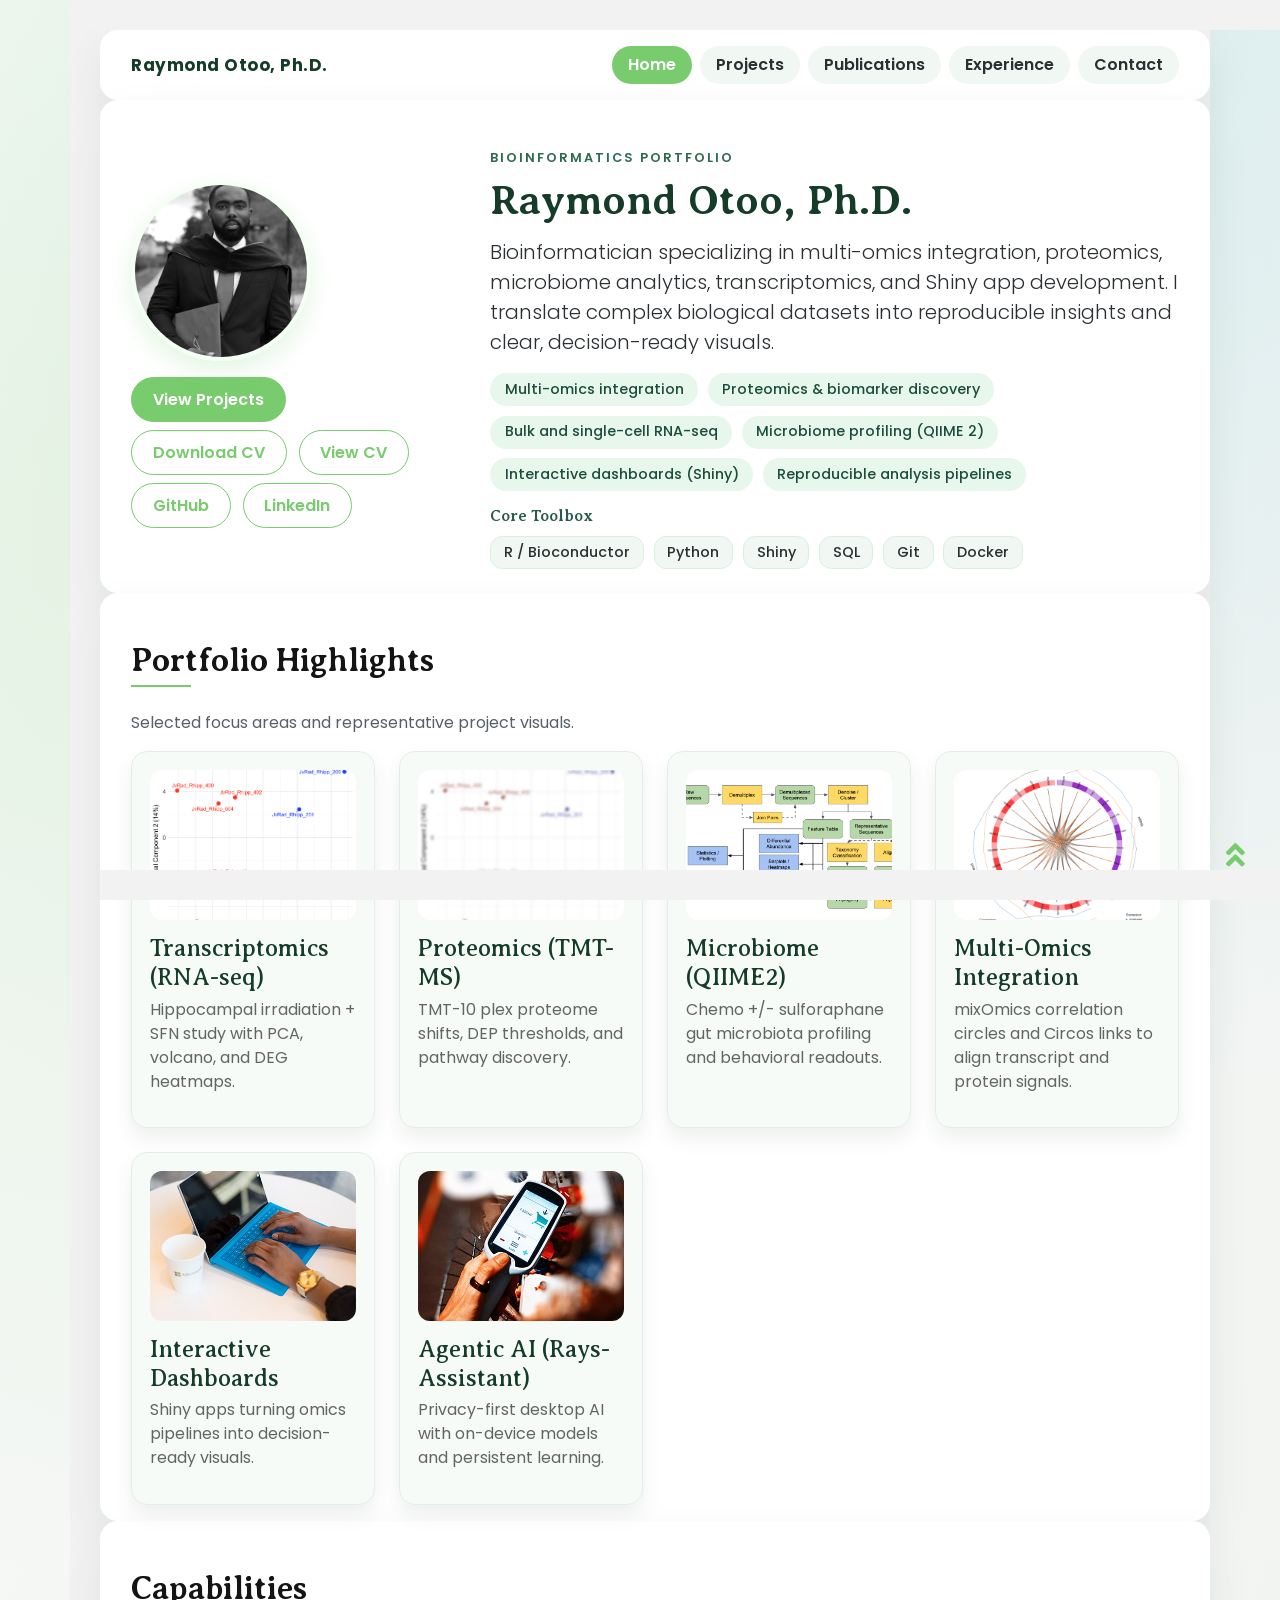
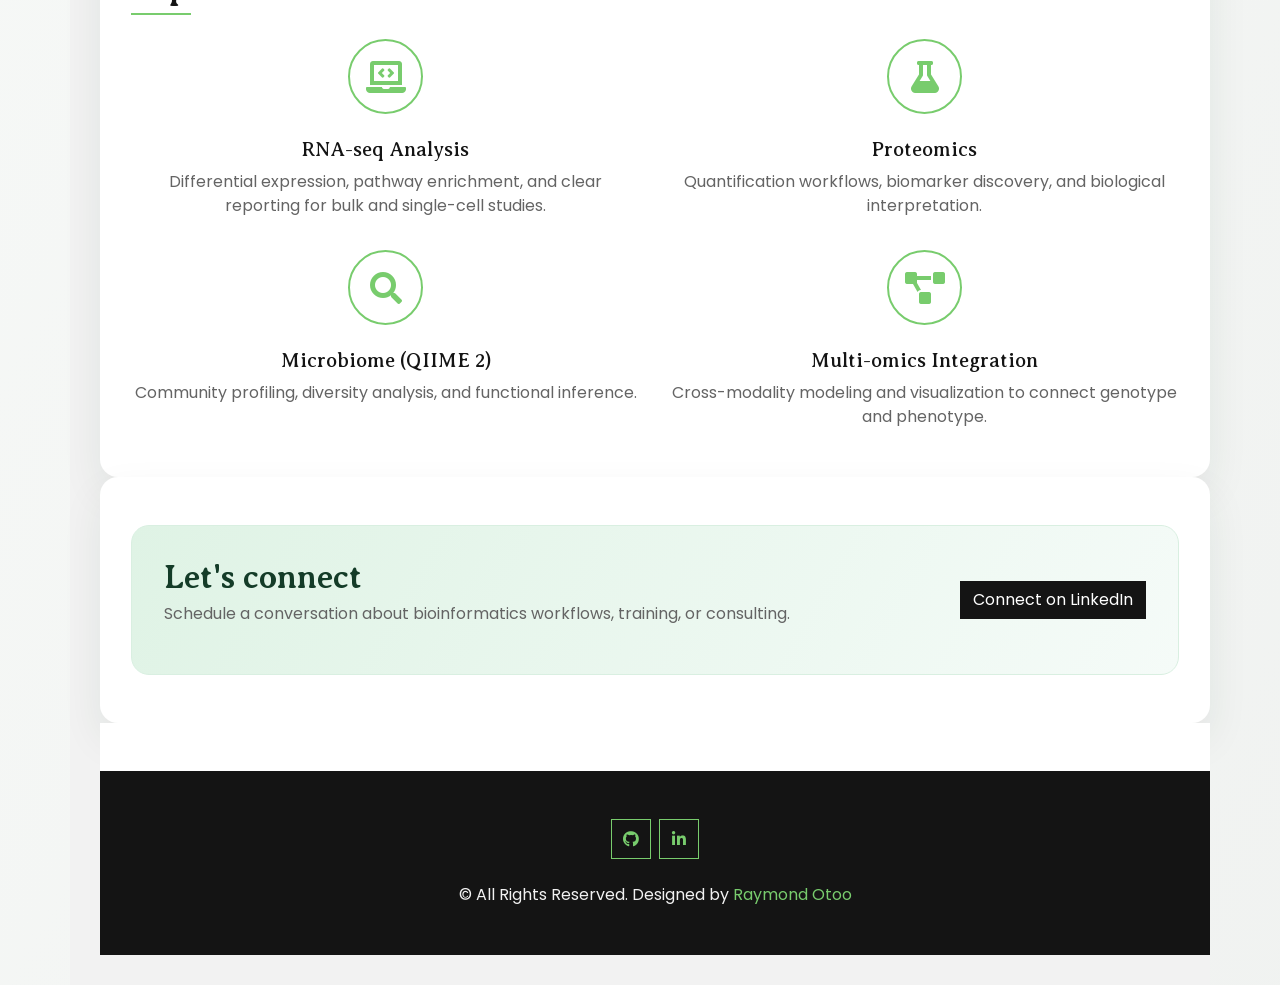
<file: index.html>
<!DOCTYPE html>
<html lang="en">
    <head>
        <meta name="google-site-verification" content="rBzRbHEzugMrH96fL49RueDvD6KXMM8gsMzwlANqlq4" />
        <meta charset="utf-8">
        <title>Raymond Otoo, Ph.D. | Bioinformatics Portfolio</title>
        <meta content="width=device-width, initial-scale=1.0" name="viewport">
        <meta name="author" content="Raymond Otoo">
        <meta name="keywords" content="bioinformatics, multi-omics, proteomics, transcriptomics, microbiome, data visualization, Shiny, pipelines">
        <meta name="description" content="Raymond Otoo, Ph.D. Bioinformatician focused on multi-omics integration, proteomics, transcriptomics, microbiome analytics, and interactive data visualization.">

        <!-- Favicon -->
        <link href="img/favicon.ico" rel="icon">

        <!-- Google Fonts -->
        <link rel="preconnect" href="https://fonts.googleapis.com">
        <link rel="preconnect" href="https://fonts.gstatic.com" crossorigin>
        <link href="https://fonts.googleapis.com/css2?family=Averia+Serif+Libre:wght@400;700&family=Poppins:wght@300;400;500;600&display=swap" rel="stylesheet">

        <!-- Font Awesome -->
        <link href="https://cdnjs.cloudflare.com/ajax/libs/font-awesome/5.10.0/css/all.min.css" rel="stylesheet">

        <!-- Libraries Stylesheet -->
        <link href="lib/owlcarousel/assets/owl.carousel.min.css" rel="stylesheet">
        <link href="lib/lightbox/css/lightbox.min.css" rel="stylesheet">

        <!-- Customized Bootstrap Stylesheet -->
        <link href="css/style.css" rel="stylesheet">
    </head>

    <body id="top">
        <div class="wrapper">
            <div class="content">
                <!-- Top Nav / Tabs Start -->
                <div class="container bg-white py-3">
                    <div class="row px-3 align-items-center">
                        <div class="col-lg-4">
                            <a class="brand-mark" href="#top">Raymond Otoo, Ph.D.</a>
                        </div>
                        <div class="col-lg-8">
                            <ul class="nav nav-pills site-tabs justify-content-lg-end" role="tablist">
                                <li class="nav-item">
                                    <a class="nav-link active" data-toggle="tab" href="#tab-home" role="tab" aria-controls="tab-home" aria-selected="true">Home</a>
                                </li>
                                <li class="nav-item">
                                    <a class="nav-link" data-toggle="tab" href="#tab-projects" role="tab" aria-controls="tab-projects" aria-selected="false">Projects</a>
                                </li>
                                <li class="nav-item">
                                    <a class="nav-link" data-toggle="tab" href="#tab-publications" role="tab" aria-controls="tab-publications" aria-selected="false">Publications</a>
                                </li>
                                <li class="nav-item">
                                    <a class="nav-link" data-toggle="tab" href="#tab-experience" role="tab" aria-controls="tab-experience" aria-selected="false">Experience</a>
                                </li>
                                <li class="nav-item">
                                    <a class="nav-link" data-toggle="tab" href="#tab-contact" role="tab" aria-controls="tab-contact" aria-selected="false">Contact</a>
                                </li>
                            </ul>
                        </div>
                    </div>
                </div>
                <!-- Top Nav / Tabs End -->

                <div class="tab-content">
                    <!-- Home Tab Start -->
                    <div class="tab-pane fade show active" id="tab-home" role="tabpanel">
                        <div class="container bg-white pt-5 pb-4" id="about">
                            <div class="row px-3 align-items-center">
                                <div class="col-lg-4 text-center text-lg-left mb-4 mb-lg-0">
                                    <img class="profile-img mb-3" src="img/author.png" alt="Portrait of Raymond Otoo">
                                    <div class="hero-actions">
                                        <a class="btn btn-primary mr-2 mb-2" href="#tab-projects" data-toggle="tab">View Projects</a>
                                        <a class="btn btn-outline-primary mr-2 mb-2" href="https://drive.google.com/file/d/1CtAeBJ07pLzHOgTswO7elcPQ72SHnBM2/view" target="_blank" rel="noopener">Download CV</a>
                                        <a class="btn btn-outline-primary mr-2 mb-2" href="cv.html">View CV</a>
                                        <a class="btn btn-outline-primary mr-2 mb-2" href="https://github.com/raymondotoo" target="_blank" rel="noopener">GitHub</a>
                                        <a class="btn btn-outline-primary mb-2" href="https://www.linkedin.com/in/raymondotoo" target="_blank" rel="noopener">LinkedIn</a>
                                    </div>
                                </div>
                                <div class="col-lg-8">
                            <p class="kicker">Bioinformatics Portfolio</p>
                                    <h1 class="hero-title">Raymond Otoo, Ph.D.</h1>
                                    <p class="lead hero-lead">
                                        Bioinformatician specializing in multi-omics integration, proteomics, microbiome analytics, transcriptomics,
                                        and Shiny app development. I translate complex biological datasets into reproducible insights and clear,
                                        decision-ready visuals.
                                    </p>
                                    <div class="focus-list mb-3">
                                        <span class="pill">Multi-omics integration</span>
                                        <span class="pill">Proteomics & biomarker discovery</span>
                                        <span class="pill">Bulk and single-cell RNA-seq</span>
                                        <span class="pill">Microbiome profiling (QIIME 2)</span>
                                        <span class="pill">Interactive dashboards (Shiny)</span>
                                        <span class="pill">Reproducible analysis pipelines</span>
                                    </div>
                                    <div class="toolbox">
                                        <h3 class="section-subtitle">Core Toolbox</h3>
                                        <div class="tool-grid">
                                            <span class="tool-chip">R / Bioconductor</span>
                                            <span class="tool-chip">Python</span>
                                            <span class="tool-chip">Shiny</span>
                                            <span class="tool-chip">SQL</span>
                                            <span class="tool-chip">Git</span>
                                            <span class="tool-chip">Docker</span>
                                        </div>
                                    </div>
                                </div>
                            </div>
                        </div>

                        <div class="container bg-white pt-5 pb-3" id="portfolio">
                            <div class="row px-3">
                                <div class="col-12">
                                    <h2 class="title position-relative pb-2 mb-4">Portfolio Highlights</h2>
                                    <p class="section-note">Selected focus areas and representative project visuals.</p>
                                </div>
                                <div class="col-12">
                                    <div class="learning-grid">
                                        <a class="learning-card" href="portfolio_transcriptomics.html" target="_blank" rel="noopener">
                                            <img src="portfolio/portfolio/media/image9.png" alt="RNA-seq PCA separating treatment groups">
                                            <div>
                                                <h4>Transcriptomics (RNA-seq)</h4>
                                                <p>Hippocampal irradiation + SFN study with PCA, volcano, and DEG heatmaps.</p>
                                            </div>
                                        </a>
                                        <a class="learning-card" href="portfolio_proteomics.html" target="_blank" rel="noopener">
                                            <img src="portfolio/portfolio/media/image55.png" alt="Proteomics PCA of TMT data">
                                            <div>
                                                <h4>Proteomics (TMT-MS)</h4>
                                                <p>TMT-10 plex proteome shifts, DEP thresholds, and pathway discovery.</p>
                                            </div>
                                        </a>
                                        <a class="learning-card" href="portfolio_microbiomics.html" target="_blank" rel="noopener">
                                            <img src="portfolio/portfolio/media/image59.png" alt="QIIME2 workflow schematic">
                                            <div>
                                                <h4>Microbiome (QIIME2)</h4>
                                                <p>Chemo +/- sulforaphane gut microbiota profiling and behavioral readouts.</p>
                                            </div>
                                        </a>
                                        <a class="learning-card" href="portfolio_multiomics.html" target="_blank" rel="noopener">
                                            <img src="portfolio/portfolio/media/image22.png" alt="Circos plot of mRNA-protein concordance">
                                            <div>
                                                <h4>Multi-Omics Integration</h4>
                                                <p>mixOmics correlation circles and Circos links to align transcript and protein signals.</p>
                                            </div>
                                        </a>
                                        <a class="learning-card" href="portfolio_shiny.html" target="_blank" rel="noopener">
                                            <img src="img/portfolio-1.jpg" alt="Shiny dashboard mosaic">
                                            <div>
                                                <h4>Interactive Dashboards</h4>
                                                <p>Shiny apps turning omics pipelines into decision-ready visuals.</p>
                                            </div>
                                        </a>
                                        <a class="learning-card" href="https://github.com/raymondotoo/Rays-Assistant" target="_blank" rel="noopener">
                                            <img src="img/portfolio-4.jpg" alt="Rays-Assistant Agentic AI">
                                            <div>
                                                <h4>Agentic AI (Rays-Assistant)</h4>
                                                <p>Privacy-first desktop AI with on-device models and persistent learning.</p>
                                            </div>
                                        </a>
                                    </div>
                                </div>
                            </div>
                        </div>

                        <div class="container bg-white pt-5 pb-3" id="capabilities">
                            <div class="row px-3">
                                <div class="col-12">
                                    <h2 class="title position-relative pb-2 mb-4">Capabilities</h2>
                                </div>
                                <div class="col-md-6 service-item text-center mb-3">
                                    <i class="fa fa-2x fa-laptop-code mx-auto mb-4"></i>
                                    <h5 class="mb-2">RNA-seq Analysis</h5>
                                    <p>Differential expression, pathway enrichment, and clear reporting for bulk and single-cell studies.</p>
                                </div>
                                <div class="col-md-6 service-item text-center mb-3">
                                    <i class="fa fa-2x fa-flask mx-auto mb-4"></i>
                                    <h5 class="mb-2">Proteomics</h5>
                                    <p>Quantification workflows, biomarker discovery, and biological interpretation.</p>
                                </div>
                                <div class="col-md-6 service-item text-center mb-3">
                                    <i class="fa fa-2x fa-search mx-auto mb-4"></i>
                                    <h5 class="mb-2">Microbiome (QIIME 2)</h5>
                                    <p>Community profiling, diversity analysis, and functional inference.</p>
                                </div>
                                <div class="col-md-6 service-item text-center mb-3">
                                    <i class="fa fa-2x fa-project-diagram mx-auto mb-4"></i>
                                    <h5 class="mb-2">Multi-omics Integration</h5>
                                    <p>Cross-modality modeling and visualization to connect genotype and phenotype.</p>
                                </div>
                            </div>
                        </div>

                        <div class="container bg-white py-5">
                            <div class="row px-3">
                                <div class="col-12">
                                    <div class="cta-panel">
                                        <div>
                                            <h2>Let's connect</h2>
                                            <p>Schedule a conversation about bioinformatics workflows, training, or consulting.</p>
                                        </div>
                                        <a class="btn btn-dark" href="https://www.linkedin.com/in/raymondotoo" target="_blank" rel="noopener">Connect on LinkedIn</a>
                                    </div>
                                </div>
                            </div>
                        </div>
                    </div>
                    <!-- Home Tab End -->

                    <!-- Projects Tab Start -->
                    <div class="tab-pane fade" id="tab-projects" role="tabpanel">
                        <div class="container bg-white py-5" id="projects">
                            <div class="row px-3">
                                <div class="col-12">
                                    <h2 class="title position-relative pb-2 mb-4">Selected Projects</h2>
                                </div>
                            </div>
                            <div class="row px-3">
                                <div class="col-md-6 mb-4">
                                    <div class="card project-card h-100">
                                        <div class="card-body">
                                            <h5 class="card-title">Transcriptomics: Irradiation + SFN</h5>
                                            <p class="card-text">nf-core/rnaseq pipeline; PCA cleanly separated treatment groups; mitochondrial and synaptic genes drove top 40 DEGs.</p>
                                            <ul class="inline-list">
                                                <li class="pill-ghost">PCA</li>
                                                <li class="pill-ghost">Volcano + heatmap</li>
                                                <li class="pill-ghost">FGSEA</li>
                                            </ul>
                                            <a class="project-link" href="portfolio_transcriptomics.html" target="_blank" rel="noopener">
                                                View case study
                                            </a>
                                        </div>
                                        <div class="card-footer project-meta">RNA-seq • hippocampus • 10 Gy study</div>
                                    </div>
                                </div>
                                <div class="col-md-6 mb-4">
                                    <div class="card project-card h-100">
                                        <div class="card-body">
                                            <h5 class="card-title">Proteomics: TMT-MS Biomarker Discovery</h5>
                                            <p class="card-text">TMT-10 plex hippocampal proteome; VSN + MinProb; DEP thresholds (|log2FC| ≥ 1.5, adj. p ≤ 0.05); pathways converged on neuronal signaling and inflammation.</p>
                                            <ul class="inline-list">
                                                <li class="pill-ghost">Orbitrap Eclipse</li>
                                                <li class="pill-ghost">MaxQuant</li>
                                                <li class="pill-ghost">IPA / FGSEA</li>
                                            </ul>
                                            <a class="project-link" href="portfolio_proteomics.html" target="_blank" rel="noopener">
                                                View case study
                                            </a>
                                        </div>
                                        <div class="card-footer project-meta">Proteomics • DEP • pathway modeling</div>
                                    </div>
                                </div>
                                <div class="col-md-6 mb-4">
                                    <div class="card project-card h-100">
                                        <div class="card-body">
                                            <h5 class="card-title">Multi-Omics Integration (mixOmics)</h5>
                                            <p class="card-text">Correlated transcriptome-proteome signals with correlation circles and Circos links; highlighted neuroinflammation, mitochondrial dysfunction, and synaptic disruption.</p>
                                            <ul class="inline-list">
                                                <li class="pill-ghost">mixOmics</li>
                                                <li class="pill-ghost">Circos</li>
                                                <li class="pill-ghost">Pathway triage</li>
                                            </ul>
                                            <a class="project-link" href="portfolio_multiomics.html" target="_blank" rel="noopener">
                                                View case study
                                            </a>
                                        </div>
                                        <div class="card-footer project-meta">Integration • mRNA-protein concordance</div>
                                    </div>
                                </div>
                                <div class="col-md-6 mb-4">
                                    <div class="card project-card h-100">
                                        <div class="card-body">
                                            <h5 class="card-title">Microbiome: Chemo +/- SFN (QIIME2)</h5>
                                            <p class="card-text">16S V3-V4 profiling; chemo-only vs chemo+SFN groups; behavioral memory deficits on days 3-5; no significant SFN-driven microbiome shifts.</p>
                                            <ul class="inline-list">
                                                <li class="pill-ghost">QIIME2</li>
                                                <li class="pill-ghost">Diversity + DA</li>
                                                <li class="pill-ghost">Behavioral linkage</li>
                                            </ul>
                                            <a class="project-link" href="portfolio_microbiomics.html" target="_blank" rel="noopener">
                                                View case study
                                            </a>
                                        </div>
                                        <div class="card-footer project-meta">Microbiome • chemo study</div>
                                    </div>
                                </div>
                                <div class="col-md-6 mb-4">
                                    <div class="card project-card h-100">
                                        <div class="card-body">
                                            <h5 class="card-title">Agentic AI: Rays-Assistant</h5>
                                            <p class="card-text">Desktop agent for on-device LLMs with persistent learning, model switching, and offline privacy controls.</p>
                                            <a class="project-link" href="https://github.com/raymondotoo/Rays-Assistant" target="_blank" rel="noopener">
                                                github.com/raymondotoo/Rays-Assistant
                                            </a>
                                        </div>
                                        <div class="card-footer project-meta">AI • desktop • privacy-first</div>
                                    </div>
                                </div>
                            </div>
                        </div>
                    </div>
                    <!-- Projects Tab End -->

                    <!-- Publications Tab Start -->
                    <div class="tab-pane fade" id="tab-publications" role="tabpanel">
                        <div class="container bg-white py-5" id="publications">
                            <div class="row px-3">
                                <div class="col-12">
                                    <h2 class="title position-relative pb-2 mb-4">Publications & Preprints</h2>
                                    <p class="section-note">Selected peer-reviewed work with DOI links.</p>
                                </div>
                                <div class="col-12">
                                    <div class="publication-list">
                                        <div class="publication-item">
                                            <h5 class="mb-1">Sulforaphane's Multifaceted Potential: From Neuroprotection to Anticancer Action</h5>
                                            <p class="mb-2">Otoo, R.A.; Allen, A.R. | Molecules | 2023</p>
                                            <a class="publication-link" href="https://doi.org/10.3390/molecules28196902" target="_blank" rel="noopener" aria-label="Publication DOI link">doi.org/10.3390/molecules28196902</a>
                                        </div>
                                    </div>
                                </div>
                            </div>
                        </div>
                    </div>
                    <!-- Publications Tab End -->

                    <!-- Experience Tab Start -->
                    <div class="tab-pane fade" id="tab-experience" role="tabpanel">
                        <div class="container bg-white py-5" id="experience">
                            <div class="row px-3">
                                <div class="col-12">
                                    <h2 class="title position-relative pb-2 mb-4">Experience</h2>
                                </div>
                                <div class="col-12">
                                    <div class="border-left border-primary pt-2 pl-4 ml-2">
                                        <div class="position-relative mb-4">
                                            <i class="fa fa-arrow-right text-primary position-absolute" style="top: 3px; left: -24px;"></i>
                                            <h5 class="mb-1">Doctoral Researcher (Bioinformatics)</h5>
                                            <p class="mb-2">UAMS | <small>June 2022 - July 2025</small></p>
                                            <p align="justify">Analyze behavioral data using statistical methods and software tools, and present results at lab meetings and scientific conferences.</p>
                                        </div>
                                        <div class="position-relative mb-4">
                                            <i class="fa fa-arrow-right text-primary position-absolute" style="top: 3px; left: -24px;"></i>
                                            <h5 class="mb-1">Bioinformatics Research Fellow</h5>
                                            <p class="mb-2">CDER | FDA | <small>June 2022 - August 2022</small></p>
                                            <p align="justify">Used natural language processing to analyze FDA publication data and built SQL queries to deliver analytical reports.</p>
                                        </div>
                                        <div class="position-relative mb-4">
                                            <i class="fa fa-arrow-right text-primary position-absolute" style="top: 3px; left: -24px;"></i>
                                            <h5 class="mb-1">Bioinformatics Intern</h5>
                                            <p class="mb-2">SomaLogic Inc. | <small>June 2022 - August 2022</small></p>
                                            <p align="justify">Built biomarker discovery models for Parkinson's disease using PPMI and SomaScan data and clustered GO biological processes.</p>
                                        </div>
                                        <div class="position-relative mb-4">
                                            <i class="fa fa-arrow-right text-primary position-absolute" style="top: 3px; left: -24px;"></i>
                                            <h5 class="mb-1">Bioinformatics Student Researcher</h5>
                                            <p class="mb-2">UAMS | ACH | <small>June 2019 - May 2020</small></p>
                                            <p align="justify">Analyzed SNP variants from hydrocephalus patient data and prepared a publication-ready manuscript.</p>
                                        </div>
                                    </div>
                                </div>
                            </div>
                        </div>

                        <div class="container bg-white py-5" id="conferences">
                            <div class="row px-3">
                                <div class="col-12">
                                    <h2 class="title position-relative pb-2 mb-4">Workshops & Conferences</h2>
                                </div>
                                <div class="col-12">
                                    <div class="border-left border-primary pt-2 pl-4 ml-2">
                                        <div class="position-relative mb-4">
                                            <i class="fa fa-arrow-right text-primary position-absolute" style="top: 3px; left: -24px;"></i>
                                            <h5 class="mb-1">Arkansas Bioinformatics Consortium (AR-BIC)</h5>
                                            <p class="mb-2">North Little Rock, AR | <small>March 13-14, 2023</small></p>
                                            <p align="justify">Conference theme: Bioinformatics, Big Data, AI, and Public Health: An Integrated World.</p>
                                        </div>
                                        <div class="position-relative mb-4">
                                            <i class="fa fa-arrow-right text-primary position-absolute" style="top: 3px; left: -24px;"></i>
                                            <h5 class="mb-1">MCBIOS Annual Meeting</h5>
                                            <p class="mb-2">Irving, Texas | <small>March 15-17, 2023</small></p>
                                            <p align="justify">Conference theme: Big Data and Artificial Intelligence for Genomics and Therapeutics.</p>
                                        </div>
                                        <div class="position-relative mb-4">
                                            <i class="fa fa-arrow-right text-primary position-absolute" style="top: 3px; left: -24px;"></i>
                                            <h5 class="mb-1">Intel DevCloud Student Workshop</h5>
                                            <p class="mb-2">Intel | <small>April 6, 2022</small></p>
                                            <p align="justify">Practiced implementing OpenVINO toolkit workflows.</p>
                                        </div>
                                    </div>
                                </div>
                            </div>
                        </div>
                    </div>
                    <!-- Experience Tab End -->

                    <!-- Contact Tab Start -->
                    <div class="tab-pane fade" id="tab-contact" role="tabpanel">
                        <div class="container bg-white py-5" id="contact">
                            <div class="row px-3">
                                <div class="col-12">
                                    <h2 class="title position-relative pb-2 mb-4">Contact</h2>
                                    <p class="section-note">For collaborations, speaking, or consulting, reach out via LinkedIn or use the form below.</p>
                                    <p>
                                        <a class="link-inline" href="https://www.linkedin.com/in/raymondotoo" target="_blank" rel="noopener">LinkedIn profile</a>
                                    </p>
                                </div>
                                <div class="col-12">
                                    <form id="contactForm" action="https://formspree.io/f/xyknpnqk" method="post">
                                        <input type="text" class="hp-field" id="company" name="company" tabindex="-1" autocomplete="off" aria-hidden="true">
                                        <div class="form-group">
                                            <input type="text" class="form-control" id="name" name="name" placeholder="Your Name" aria-label="Your name" required>
                                        </div>
                                        <div class="form-group">
                                            <input type="email" class="form-control" id="email" name="email" placeholder="Your Email" aria-label="Your email address" required>
                                        </div>
                                        <div class="form-group">
                                            <input type="text" class="form-control" id="subject" name="subject" placeholder="Subject" aria-label="Subject" required>
                                        </div>
                                        <div class="form-group">
                                            <textarea class="form-control" id="message" name="message" rows="5" placeholder="Message" aria-label="Message" required></textarea>
                                        </div>
                                        <button type="submit" class="btn btn-primary" id="sendMessageButton">Send Message</button>
                                        <div id="success" class="mt-3" role="status" aria-live="polite"></div>
                                    </form>
                                </div>
                            </div>
                        </div>
                    </div>
                    <!-- Contact Tab End -->
                </div>

                <!-- Footer Start -->
                <div class="container-fluid bg-white pt-5 px-0">
                    <div class="container bg-dark text-light text-center py-5">
                        <div class="d-flex justify-content-center mb-4">
                            <a class="btn btn-outline-primary btn-square mr-2" href="https://github.com/raymondotoo" target="_blank" rel="noopener" aria-label="GitHub">
                                <i class="fab fa-github"></i>
                            </a>
                            <a class="btn btn-outline-primary btn-square" href="https://www.linkedin.com/in/raymondotoo" target="_blank" rel="noopener" aria-label="LinkedIn">
                                <i class="fab fa-linkedin-in"></i>
                            </a>
                        </div>
                        <p class="m-0">&copy; All Rights Reserved. Designed by <a href="https://raymondotoo.com">Raymond Otoo</a></p>
                    </div>
                </div>
                <!-- Footer End -->
            </div>
        </div>

        <!-- Back to Top -->
        <a href="#top" class="back-to-top"><i class="fa fa-angle-double-up"></i></a>

        <!-- JavaScript Libraries -->
        <script src="https://code.jquery.com/jquery-3.4.1.min.js"></script>
        <script src="https://stackpath.bootstrapcdn.com/bootstrap/4.4.1/js/bootstrap.bundle.min.js"></script>
        <script src="lib/typed/typed.min.js"></script>
        <script src="lib/easing/easing.min.js"></script>
        <script src="lib/waypoints/waypoints.min.js"></script>
        <script src="lib/owlcarousel/owl.carousel.min.js"></script>
        <script src="lib/isotope/isotope.pkgd.min.js"></script>
        <script src="lib/lightbox/js/lightbox.min.js"></script>

        <!-- Template Javascript -->
        <script src="js/main.js"></script>
        <script>
            (function () {
                var form = document.getElementById("contactForm");
                if (!form) {
                    return;
                }
                var status = document.getElementById("success");
                var button = document.getElementById("sendMessageButton");

                form.addEventListener("submit", function (event) {
                    event.preventDefault();
                    if (button) {
                        button.disabled = true;
                    }
                    if (status) {
                        status.innerHTML = "";
                    }

                    var formData = new FormData(form);
                    fetch(form.action, {
                        method: "POST",
                        body: formData,
                        headers: {
                            Accept: "application/json"
                        }
                    }).then(function (response) {
                        if (response.ok) {
                            form.reset();
                            if (status) {
                                status.innerHTML = "<div class='alert alert-success'>Thanks for reaching out. Your message was sent.</div>";
                            }
                        } else {
                            if (status) {
                                status.innerHTML = "<div class='alert alert-danger'>Sorry, there was an issue sending your message. Please try again later.</div>";
                            }
                        }
                    }).catch(function () {
                        if (status) {
                            status.innerHTML = "<div class='alert alert-danger'>Sorry, there was an issue sending your message. Please try again later.</div>";
                        }
                    }).finally(function () {
                        if (button) {
                            button.disabled = false;
                        }
                    });
                });
            })();
        </script>
    </body>
</html>
</file>
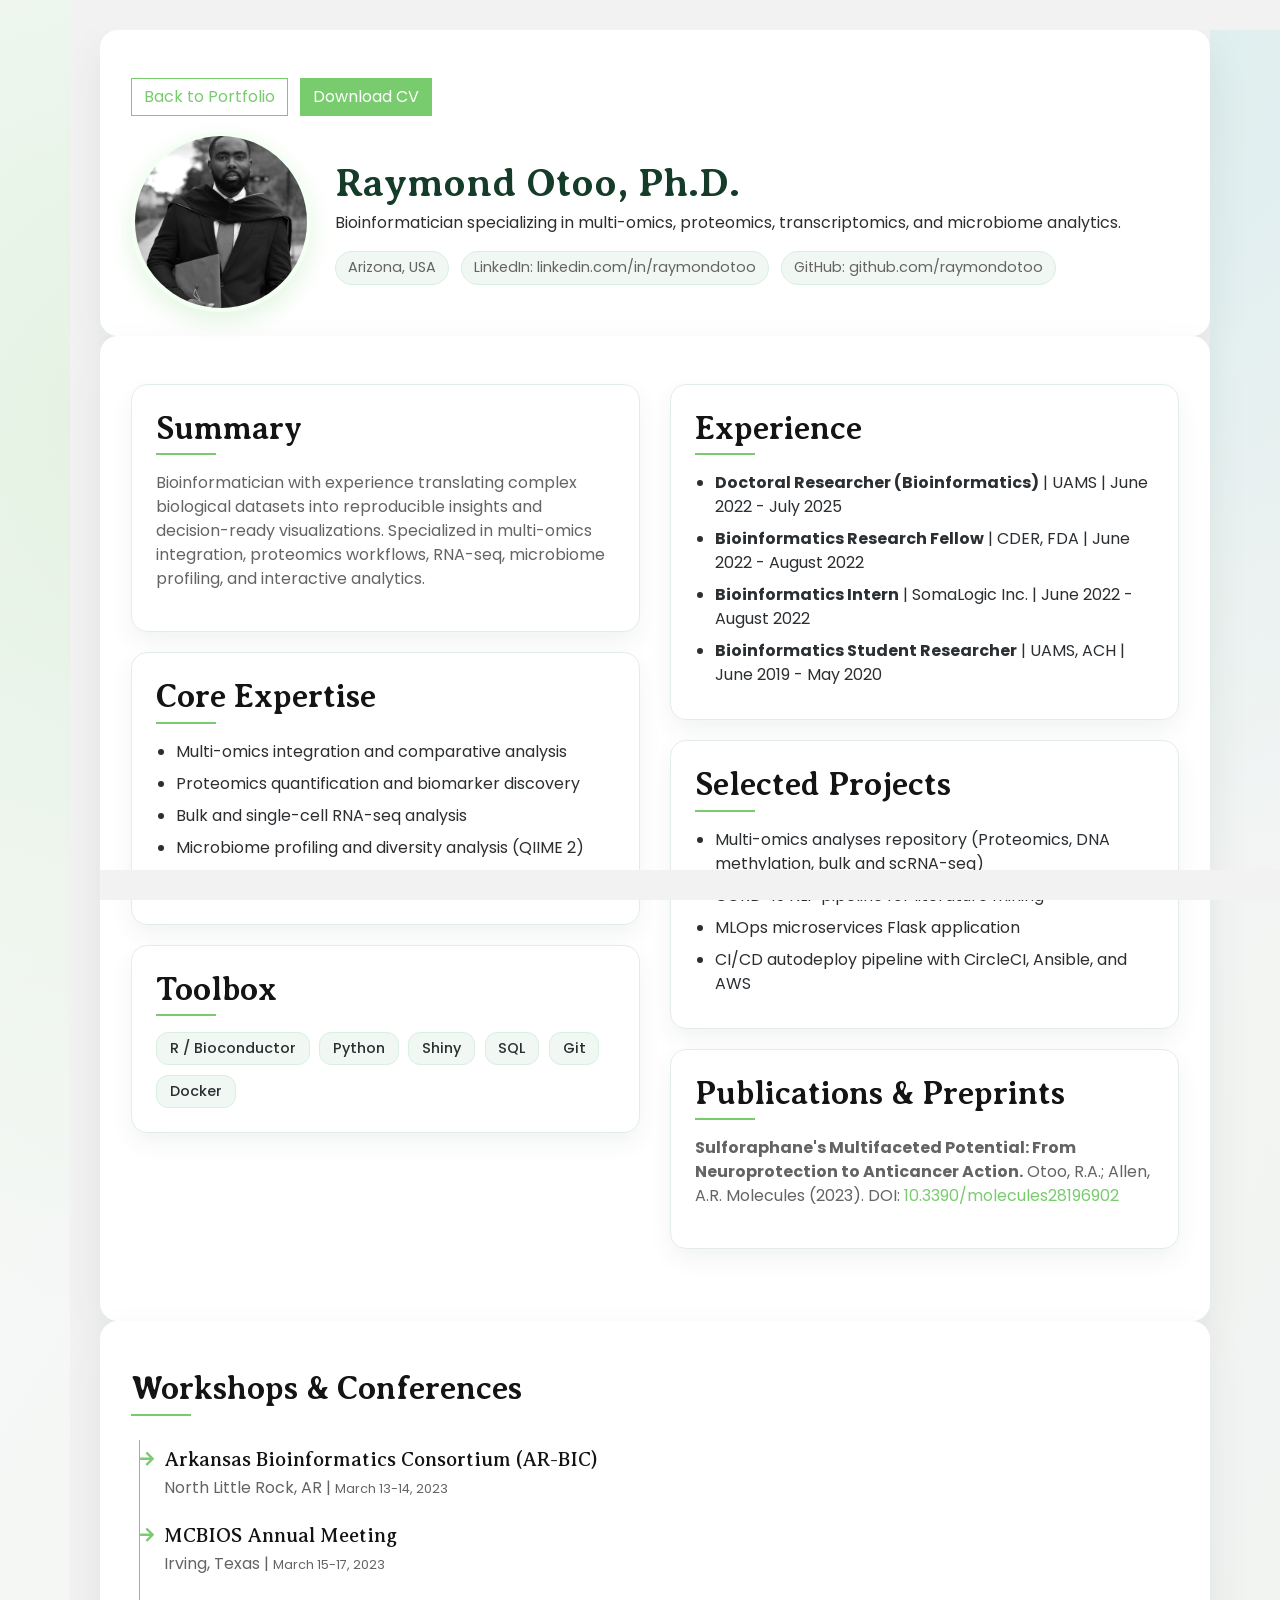
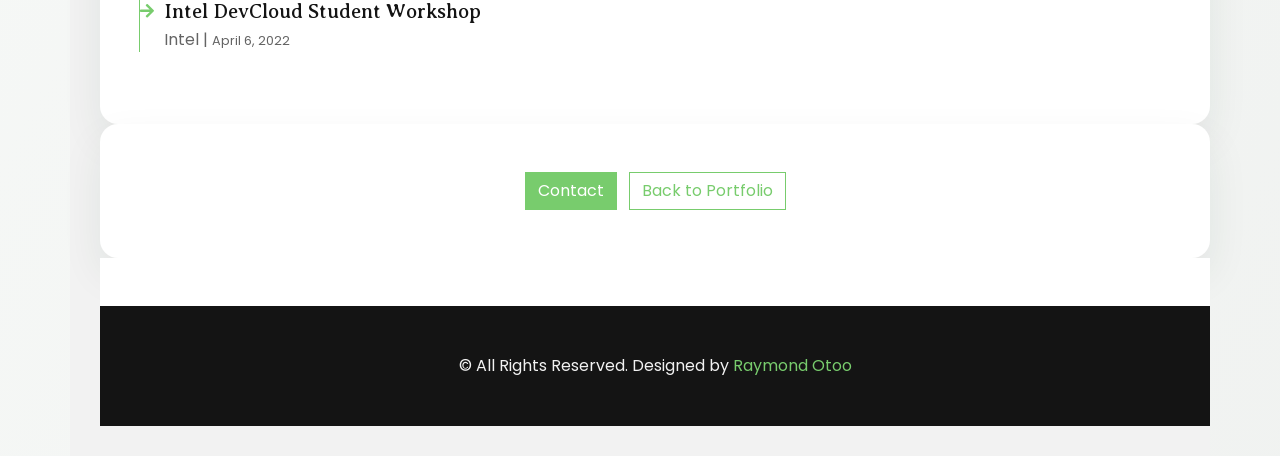
<file: cv.html>
<!DOCTYPE html>
<html lang="en">
    <head>
        <meta charset="utf-8">
        <title>Raymond Otoo, Ph.D. | CV</title>
        <meta content="width=device-width, initial-scale=1.0" name="viewport">
        <meta name="author" content="Raymond Otoo">
        <meta name="description" content="Curriculum vitae for Raymond Otoo, Ph.D., bioinformatician specializing in multi-omics integration, proteomics, transcriptomics, and microbiome analytics.">

        <!-- Favicon -->
        <link href="img/favicon.ico" rel="icon">

        <!-- Google Fonts -->
        <link rel="preconnect" href="https://fonts.googleapis.com">
        <link rel="preconnect" href="https://fonts.gstatic.com" crossorigin>
        <link href="https://fonts.googleapis.com/css2?family=Averia+Serif+Libre:wght@400;700&family=Poppins:wght@300;400;500;600&display=swap" rel="stylesheet">

        <!-- Font Awesome -->
        <link href="https://cdnjs.cloudflare.com/ajax/libs/font-awesome/5.10.0/css/all.min.css" rel="stylesheet">

        <!-- Customized Bootstrap Stylesheet -->
        <link href="css/style.css" rel="stylesheet">
    </head>
    <body id="top">
        <div class="wrapper">
            <div class="content">
                <div class="container bg-white pt-5 pb-4">
                    <div class="row px-3">
                        <div class="col-12">
                            <a class="btn btn-outline-primary mb-3" href="index.html">Back to Portfolio</a>
                            <a class="btn btn-primary mb-3 ml-2" href="https://drive.google.com/file/d/1CtAeBJ07pLzHOgTswO7elcPQ72SHnBM2/view" target="_blank" rel="noopener">Download CV</a>
                            <div class="cv-header">
                                <img class="profile-img" src="img/author.png" alt="Portrait of Raymond Otoo">
                                <div class="cv-identity">
                                    <h1>Raymond Otoo, Ph.D.</h1>
                                    <p class="cv-tagline">Bioinformatician specializing in multi-omics, proteomics, transcriptomics, and microbiome analytics.</p>
                                    <div class="cv-meta">
                                        <span>Arizona, USA</span>
                                        <span>LinkedIn: linkedin.com/in/raymondotoo</span>
                                        <span>GitHub: github.com/raymondotoo</span>
                                    </div>
                                </div>
                            </div>
                        </div>
                    </div>
                </div>

                <div class="container bg-white py-5">
                    <div class="row px-3">
                        <div class="col-lg-6 mb-4">
                            <div class="cv-section">
                                <h2 class="title position-relative pb-2 mb-3">Summary</h2>
                                <p>Bioinformatician with experience translating complex biological datasets into reproducible insights and decision-ready visualizations. Specialized in multi-omics integration, proteomics workflows, RNA-seq, microbiome profiling, and interactive analytics.</p>
                            </div>
                            <div class="cv-section">
                                <h2 class="title position-relative pb-2 mb-3">Core Expertise</h2>
                                <ul class="cv-list">
                                    <li>Multi-omics integration and comparative analysis</li>
                                    <li>Proteomics quantification and biomarker discovery</li>
                                    <li>Bulk and single-cell RNA-seq analysis</li>
                                    <li>Microbiome profiling and diversity analysis (QIIME 2)</li>
                                    <li>Interactive dashboards and data storytelling (Shiny)</li>
                                </ul>
                            </div>
                            <div class="cv-section">
                                <h2 class="title position-relative pb-2 mb-3">Toolbox</h2>
                                <div class="tool-grid">
                                    <span class="tool-chip">R / Bioconductor</span>
                                    <span class="tool-chip">Python</span>
                                    <span class="tool-chip">Shiny</span>
                                    <span class="tool-chip">SQL</span>
                                    <span class="tool-chip">Git</span>
                                    <span class="tool-chip">Docker</span>
                                </div>
                            </div>
                        </div>
                        <div class="col-lg-6 mb-4">
                            <div class="cv-section">
                                <h2 class="title position-relative pb-2 mb-3">Experience</h2>
                                <ul class="cv-list">
                                    <li><strong>Doctoral Researcher (Bioinformatics)</strong> | UAMS | June 2022 - July 2025</li>
                                    <li><strong>Bioinformatics Research Fellow</strong> | CDER, FDA | June 2022 - August 2022</li>
                                    <li><strong>Bioinformatics Intern</strong> | SomaLogic Inc. | June 2022 - August 2022</li>
                                    <li><strong>Bioinformatics Student Researcher</strong> | UAMS, ACH | June 2019 - May 2020</li>
                                </ul>
                            </div>
                            <div class="cv-section">
                                <h2 class="title position-relative pb-2 mb-3">Selected Projects</h2>
                                <ul class="cv-list">
                                    <li>Multi-omics analyses repository (Proteomics, DNA methylation, bulk and scRNA-seq)</li>
                                    <li>CORD-19 NLP pipeline for literature mining</li>
                                    <li>MLOps microservices Flask application</li>
                                    <li>CI/CD autodeploy pipeline with CircleCI, Ansible, and AWS</li>
                                </ul>
                            </div>
                            <div class="cv-section">
                                <h2 class="title position-relative pb-2 mb-3">Publications & Preprints</h2>
                                <p><strong>Sulforaphane's Multifaceted Potential: From Neuroprotection to Anticancer Action.</strong> Otoo, R.A.; Allen, A.R. Molecules (2023). DOI: <a href="https://doi.org/10.3390/molecules28196902" target="_blank" rel="noopener">10.3390/molecules28196902</a></p>
                            </div>
                        </div>
                    </div>
                </div>

                <div class="container bg-white py-5">
                    <div class="row px-3">
                        <div class="col-12">
                            <h2 class="title position-relative pb-2 mb-4">Workshops & Conferences</h2>
                        </div>
                        <div class="col-12">
                            <div class="border-left border-primary pt-2 pl-4 ml-2">
                                <div class="position-relative mb-4">
                                    <i class="fa fa-arrow-right text-primary position-absolute" style="top: 3px; left: -24px;"></i>
                                    <h5 class="mb-1">Arkansas Bioinformatics Consortium (AR-BIC)</h5>
                                    <p class="mb-2">North Little Rock, AR | <small>March 13-14, 2023</small></p>
                                </div>
                                <div class="position-relative mb-4">
                                    <i class="fa fa-arrow-right text-primary position-absolute" style="top: 3px; left: -24px;"></i>
                                    <h5 class="mb-1">MCBIOS Annual Meeting</h5>
                                    <p class="mb-2">Irving, Texas | <small>March 15-17, 2023</small></p>
                                </div>
                                <div class="position-relative mb-4">
                                    <i class="fa fa-arrow-right text-primary position-absolute" style="top: 3px; left: -24px;"></i>
                                    <h5 class="mb-1">Intel DevCloud Student Workshop</h5>
                                    <p class="mb-2">Intel | <small>April 6, 2022</small></p>
                                </div>
                            </div>
                        </div>
                    </div>
                </div>

                <div class="container bg-white py-5">
                    <div class="row px-3">
                        <div class="col-12 text-center">
                            <a class="btn btn-primary mr-2" href="index.html#contact">Contact</a>
                            <a class="btn btn-outline-primary" href="index.html">Back to Portfolio</a>
                        </div>
                    </div>
                </div>

                <div class="container-fluid bg-white pt-5 px-0">
                    <div class="container bg-dark text-light text-center py-5">
                        <p class="m-0">&copy; All Rights Reserved. Designed by <a href="https://raymondotoo.com">Raymond Otoo</a></p>
                    </div>
                </div>
            </div>
        </div>
        <a href="#top" class="back-to-top"><i class="fa fa-angle-double-up"></i></a>
    </body>
</html>
</file>
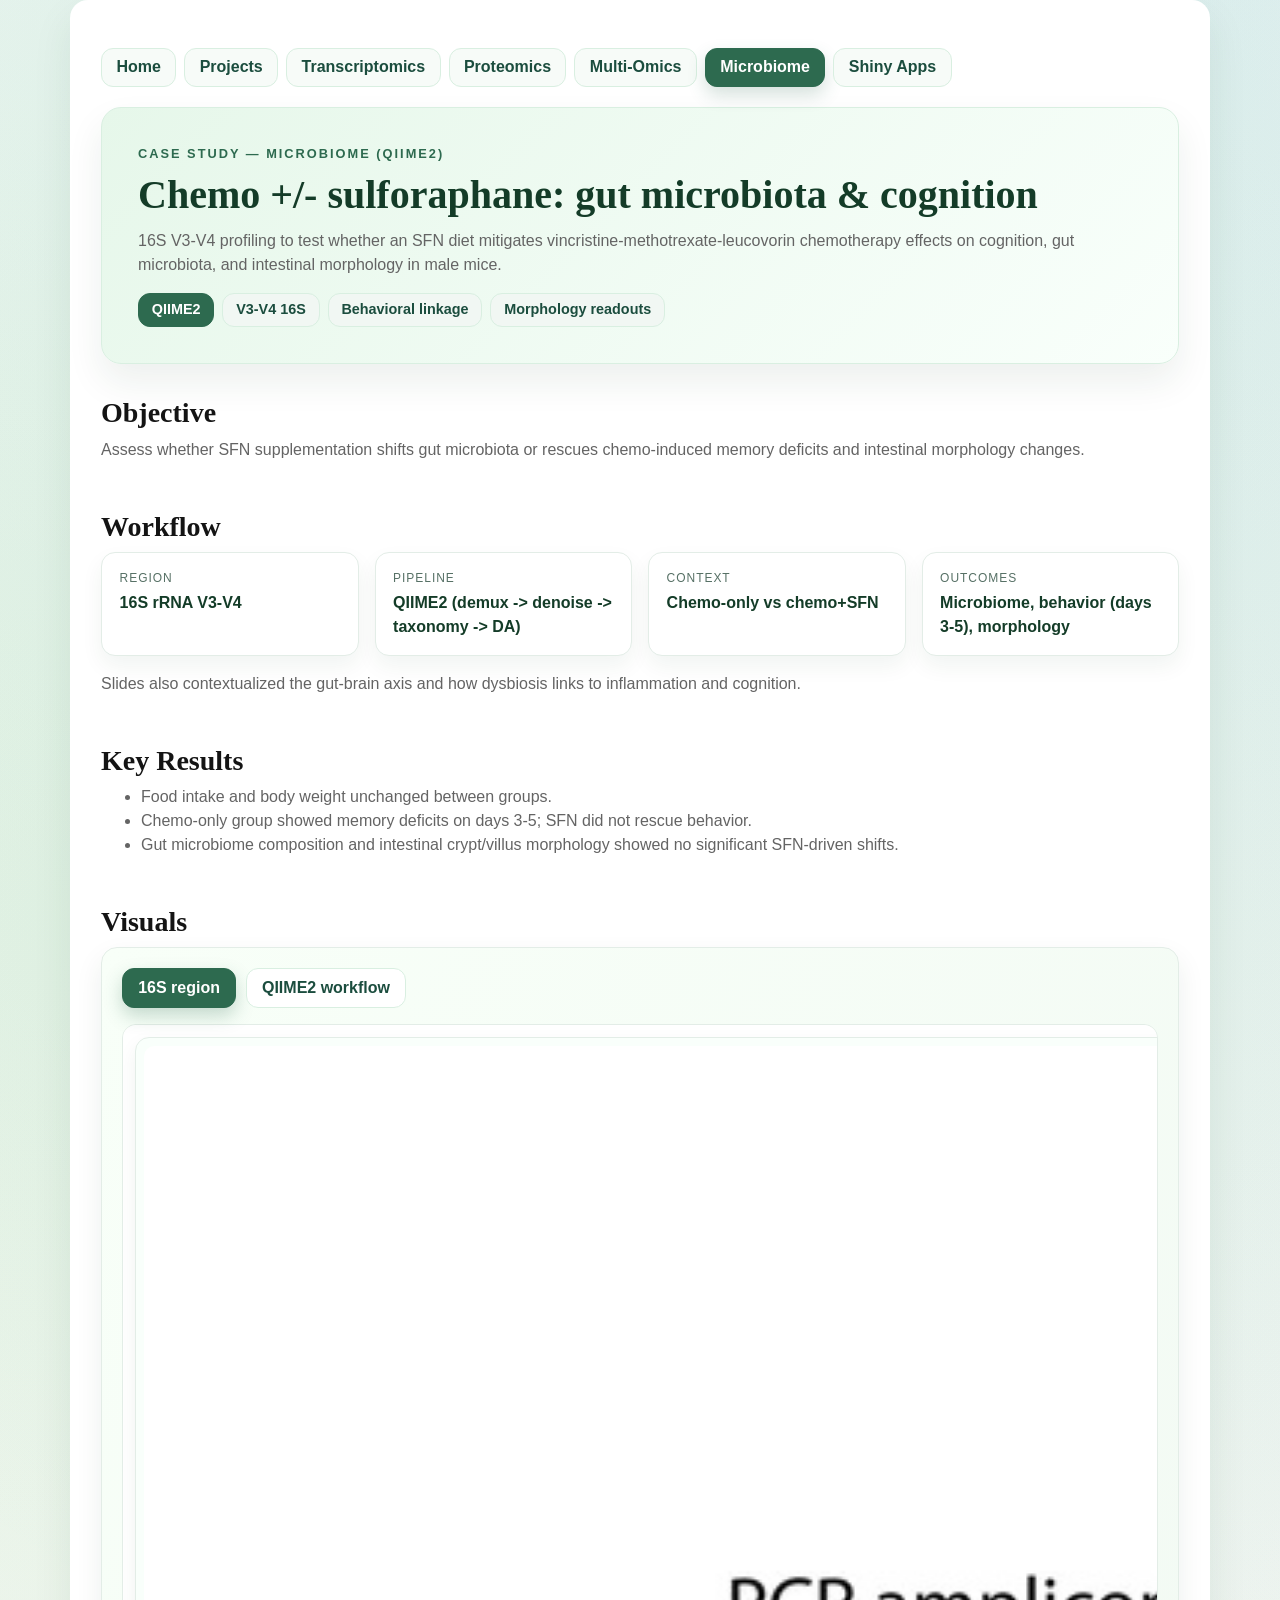
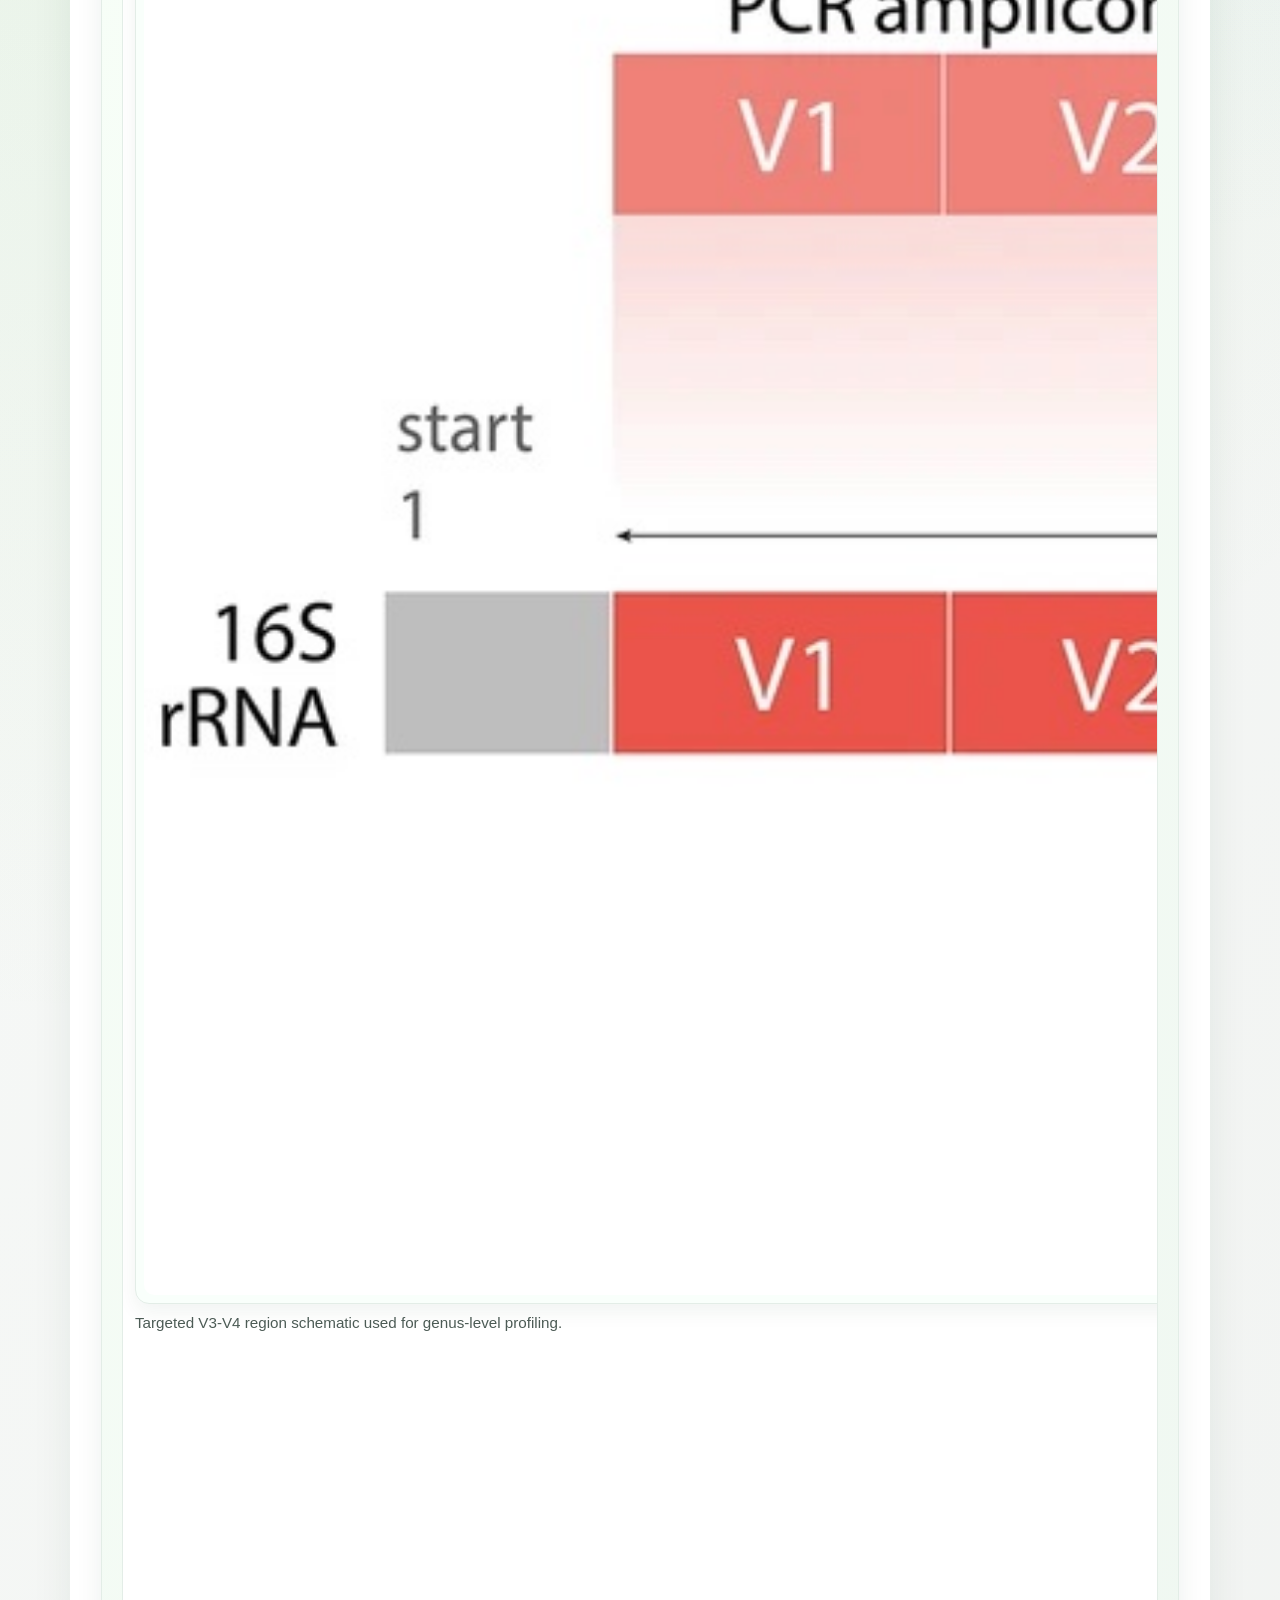
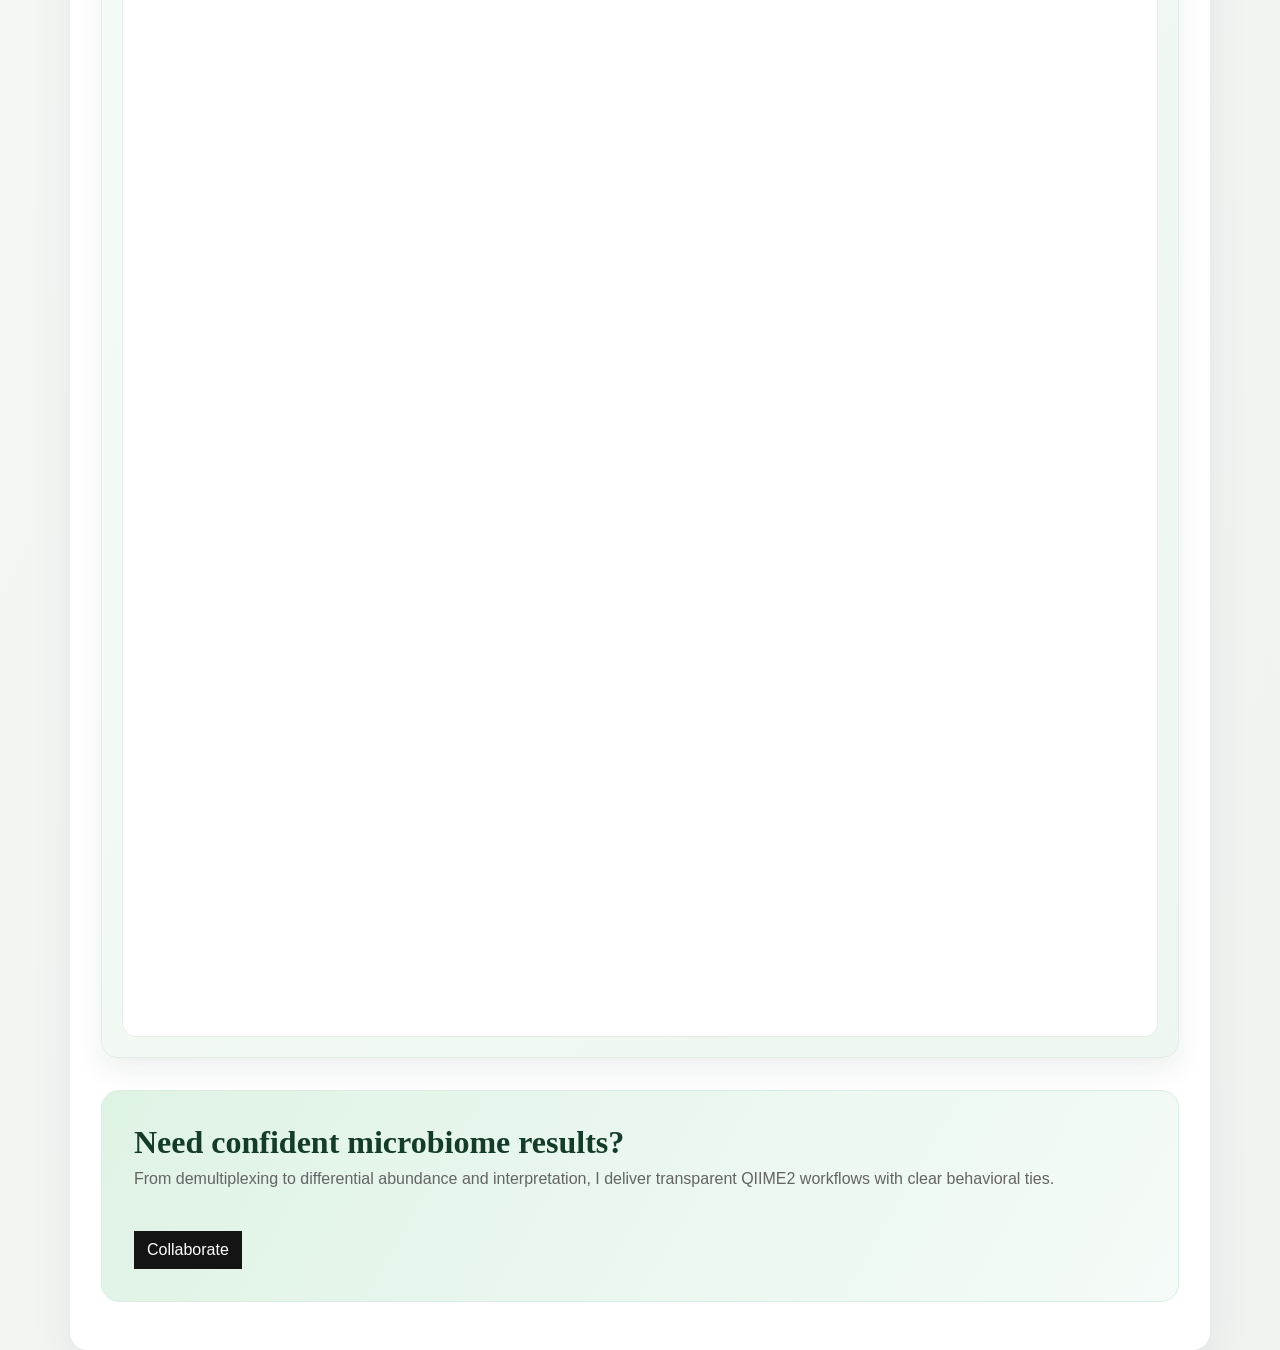
<file: portfolio_microbiomics.html>
<!DOCTYPE html>
<html lang="en">
<head>
    <meta charset="utf-8">
    <title>Microbiomics Portfolio</title>
    <meta content="width=device-width, initial-scale=1.0" name="viewport">
    <link href="../css/style.css" rel="stylesheet">
</head>
<body>
    <div class="container bg-white pt-5 pb-5">
        <div class="row px-3">
            <div class="col-12">
                <div class="mini-nav">
                    <a href="index.html#tab-home">Home</a>
                    <a href="index.html#tab-projects">Projects</a>
                    <a href="portfolio_transcriptomics.html">Transcriptomics</a>
                    <a href="portfolio_proteomics.html">Proteomics</a>
                    <a href="portfolio_multiomics.html">Multi-Omics</a>
                    <a class="active" href="portfolio_microbiomics.html">Microbiome</a>
                    <a href="portfolio_shiny.html">Shiny Apps</a>
                </div>
                <div class="case-hero">
                    <p class="kicker">Case Study — Microbiome (QIIME2)</p>
                    <h1 class="mt-2">Chemo +/- sulforaphane: gut microbiota & cognition</h1>
                    <p>16S V3-V4 profiling to test whether an SFN diet mitigates vincristine-methotrexate-leucovorin chemotherapy effects on cognition, gut microbiota, and intestinal morphology in male mice.</p>
                    <div class="case-meta">
                        <span class="case-chip highlight">QIIME2</span>
                        <span class="case-chip">V3-V4 16S</span>
                        <span class="case-chip">Behavioral linkage</span>
                        <span class="case-chip">Morphology readouts</span>
                    </div>
                </div>
            </div>

            <div class="col-12 case-section">
                <h3>Objective</h3>
                <p>Assess whether SFN supplementation shifts gut microbiota or rescues chemo-induced memory deficits and intestinal morphology changes.</p>
            </div>

            <div class="col-12 case-section">
                <h3>Workflow</h3>
                <div class="fact-grid mb-3">
                    <div class="fact-card">
                        <span class="fact-label">Region</span>
                        <span class="fact-value">16S rRNA V3-V4</span>
                    </div>
                    <div class="fact-card">
                        <span class="fact-label">Pipeline</span>
                        <span class="fact-value">QIIME2 (demux -> denoise -> taxonomy -> DA)</span>
                    </div>
                    <div class="fact-card">
                        <span class="fact-label">Context</span>
                        <span class="fact-value">Chemo-only vs chemo+SFN</span>
                    </div>
                    <div class="fact-card">
                        <span class="fact-label">Outcomes</span>
                        <span class="fact-value">Microbiome, behavior (days 3-5), morphology</span>
                    </div>
                </div>
                <p>Slides also contextualized the gut-brain axis and how dysbiosis links to inflammation and cognition.</p>
            </div>

            <div class="col-12 case-section">
                <h3>Key Results</h3>
                <ul>
                    <li>Food intake and body weight unchanged between groups.</li>
                    <li>Chemo-only group showed memory deficits on days 3-5; SFN did not rescue behavior.</li>
                    <li>Gut microbiome composition and intestinal crypt/villus morphology showed no significant SFN-driven shifts.</li>
                </ul>
            </div>

            <div class="col-12 case-section">
                <h3>Visuals</h3>
                <div class="plot-slider" data-slider>
                    <div class="plot-tabbar">
                        <button type="button" class="active" data-plot-target="micro-region">16S region</button>
                        <button type="button" data-plot-target="micro-workflow">QIIME2 workflow</button>
                    </div>
                    <div class="plot-window">
                        <div class="plot-track">
                            <div class="plot-card" id="micro-region">
                                <div class="plot-frame">
                                    <img src="portfolio/portfolio/media/image57.jpeg" alt="16S V3-V4 schematic">
                                </div>
                                <p class="plot-caption">Targeted V3-V4 region schematic used for genus-level profiling.</p>
                            </div>
                            <div class="plot-card" id="micro-workflow">
                                <div class="plot-frame">
                                    <img src="portfolio/portfolio/media/image59.png" alt="QIIME2 workflow diagram">
                                </div>
                                <p class="plot-caption">QIIME2 pipeline: demux -> denoise -> taxonomy -> differential abundance.</p>
                            </div>
                        </div>
                    </div>
                </div>
            </div>

            <div class="col-12">
                <div class="cta-panel">
                    <div>
                        <h2>Need confident microbiome results?</h2>
                        <p>From demultiplexing to differential abundance and interpretation, I deliver transparent QIIME2 workflows with clear behavioral ties.</p>
                    </div>
                    <a class="btn btn-dark" href="https://www.linkedin.com/in/raymondotoo" target="_blank" rel="noopener">Collaborate</a>
                </div>
            </div>
        </div>
    </div>
    <script>
    document.addEventListener('DOMContentLoaded', () => {
      document.querySelectorAll('[data-slider]').forEach(slider => {
        const buttons = slider.querySelectorAll('[data-plot-target]');
        const cards = slider.querySelectorAll('.plot-card');
        const windowEl = slider.querySelector('.plot-window');

        function setActive(targetId, scroll) {
          buttons.forEach(b => b.classList.toggle('active', b.getAttribute('data-plot-target') === targetId));
          if (scroll) {
            const target = slider.querySelector('#' + targetId);
            if (target) target.scrollIntoView({behavior: 'smooth', inline: 'start', block: 'nearest'});
          }
        }

        buttons.forEach(btn => {
          btn.addEventListener('click', () => setActive(btn.getAttribute('data-plot-target'), true));
        });

        windowEl.addEventListener('scroll', () => {
          const windowRect = windowEl.getBoundingClientRect();
          let best = null, bestDist = Infinity;
          cards.forEach(card => {
            const rect = card.getBoundingClientRect();
            const dist = Math.abs(rect.left - windowRect.left);
            if (dist < bestDist) {
              bestDist = dist;
              best = card.id;
            }
          });
          if (best) setActive(best, false);
        });
      });
    });
    </script>
</body>
</html>
</file>
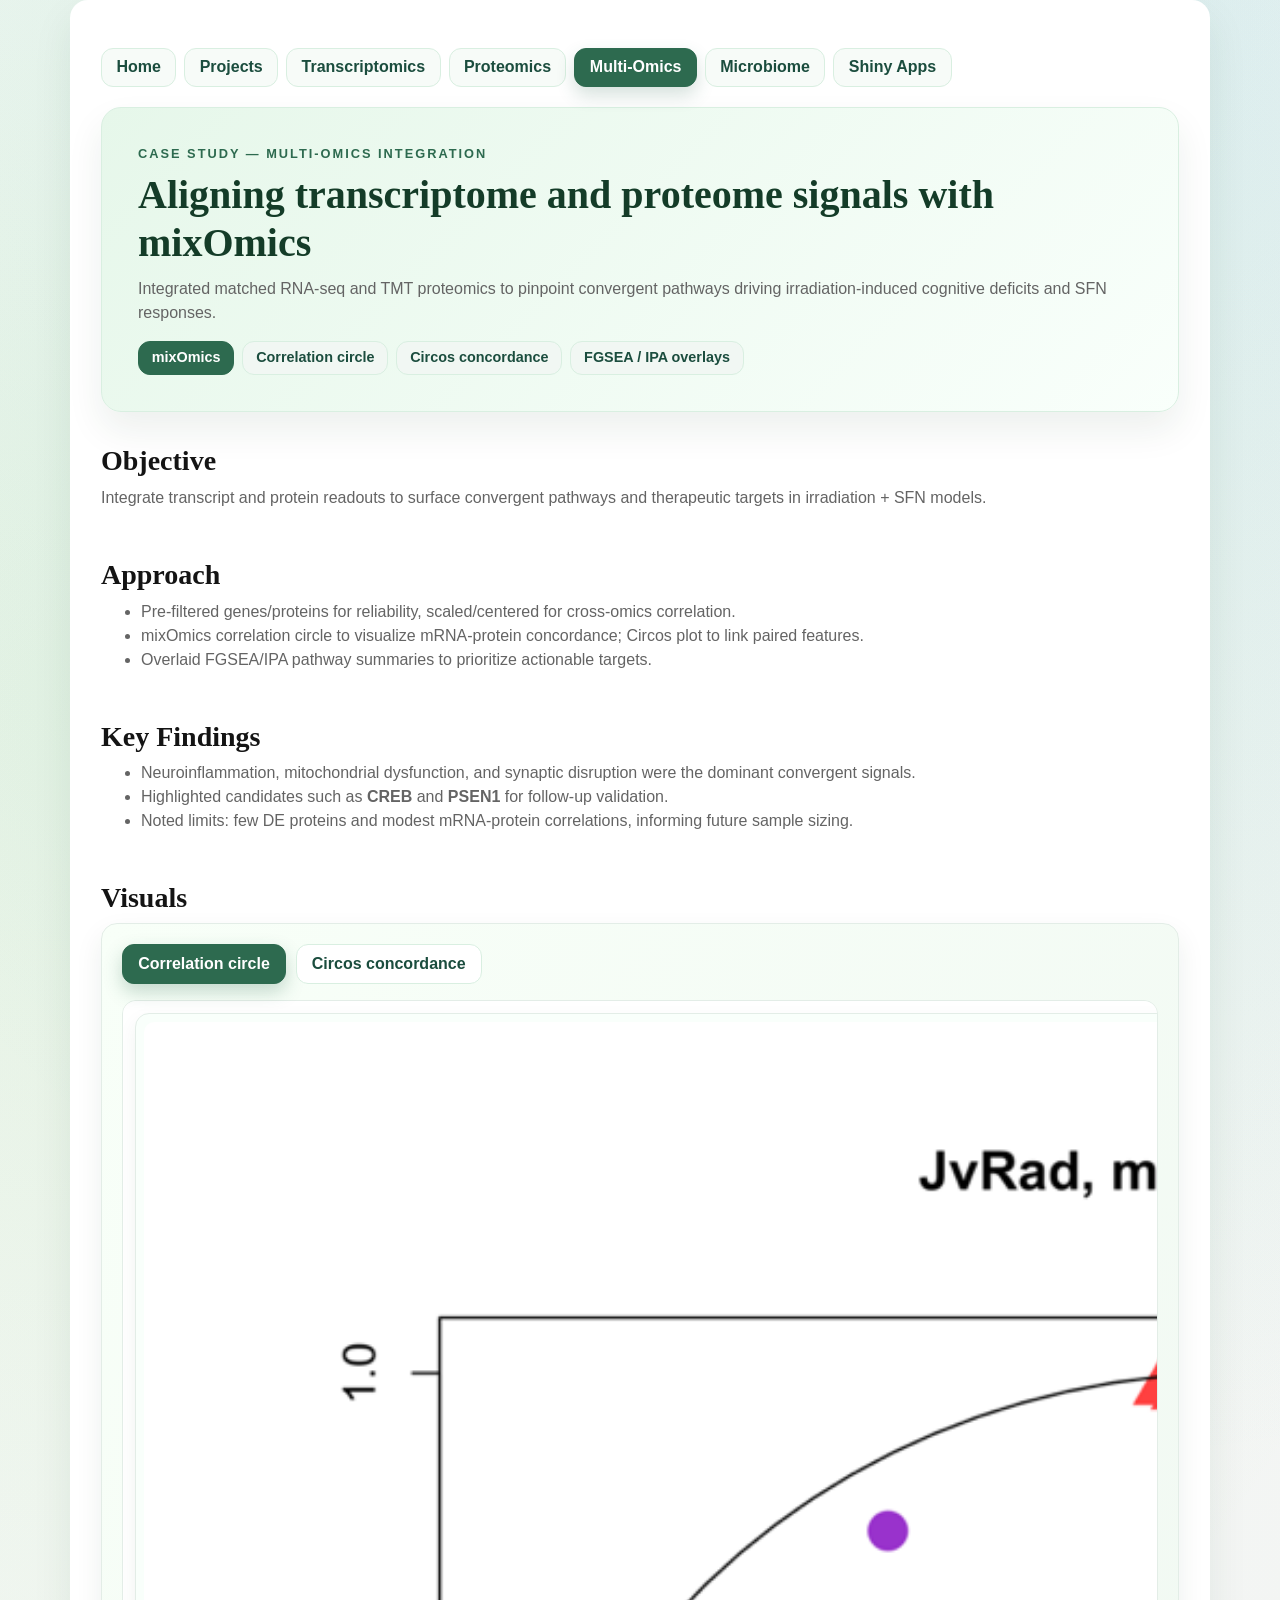
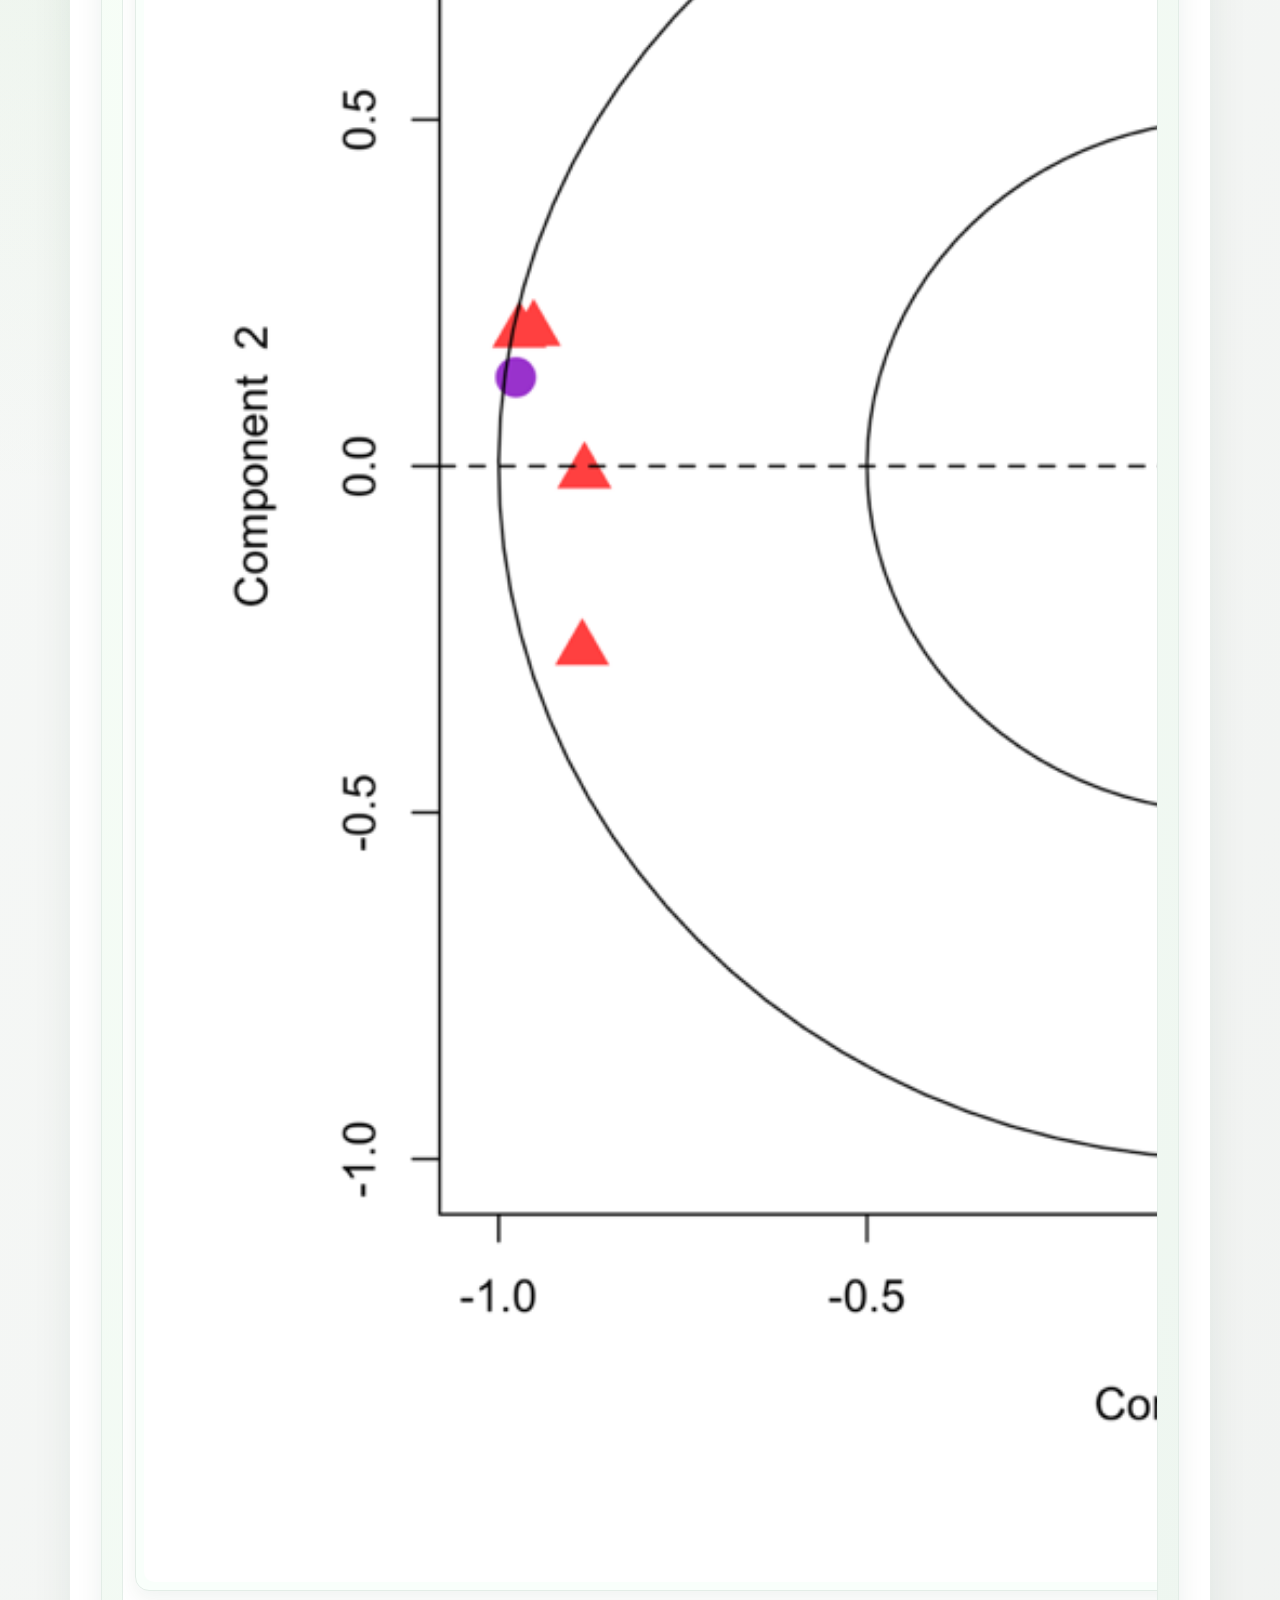
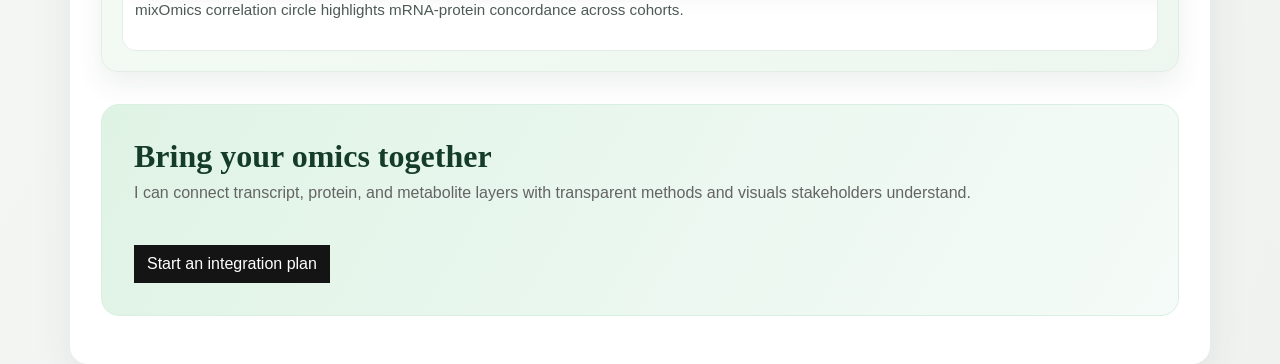
<file: portfolio_multiomics.html>
<!DOCTYPE html>
<html lang="en">
<head>
    <meta charset="utf-8">
    <title>Multiomics Integration Portfolio</title>
    <meta content="width=device-width, initial-scale=1.0" name="viewport">
    <link href="../css/style.css" rel="stylesheet">
</head>
<body>
    <div class="container bg-white pt-5 pb-5">
        <div class="row px-3">
            <div class="col-12">
                <div class="mini-nav">
                    <a href="index.html#tab-home">Home</a>
                    <a href="index.html#tab-projects">Projects</a>
                    <a href="portfolio_transcriptomics.html">Transcriptomics</a>
                    <a href="portfolio_proteomics.html">Proteomics</a>
                    <a class="active" href="portfolio_multiomics.html">Multi-Omics</a>
                    <a href="portfolio_microbiomics.html">Microbiome</a>
                    <a href="portfolio_shiny.html">Shiny Apps</a>
                </div>
                <div class="case-hero">
                    <p class="kicker">Case Study — Multi-Omics Integration</p>
                    <h1 class="mt-2">Aligning transcriptome and proteome signals with mixOmics</h1>
                    <p>Integrated matched RNA-seq and TMT proteomics to pinpoint convergent pathways driving irradiation-induced cognitive deficits and SFN responses.</p>
                    <div class="case-meta">
                        <span class="case-chip highlight">mixOmics</span>
                        <span class="case-chip">Correlation circle</span>
                        <span class="case-chip">Circos concordance</span>
                        <span class="case-chip">FGSEA / IPA overlays</span>
                    </div>
                </div>
            </div>

            <div class="col-12 case-section">
                <h3>Objective</h3>
                <p>Integrate transcript and protein readouts to surface convergent pathways and therapeutic targets in irradiation + SFN models.</p>
            </div>

            <div class="col-12 case-section">
                <h3>Approach</h3>
                <ul>
                    <li>Pre-filtered genes/proteins for reliability, scaled/centered for cross-omics correlation.</li>
                    <li>mixOmics correlation circle to visualize mRNA-protein concordance; Circos plot to link paired features.</li>
                    <li>Overlaid FGSEA/IPA pathway summaries to prioritize actionable targets.</li>
                </ul>
            </div>

            <div class="col-12 case-section">
                <h3>Key Findings</h3>
                <ul>
                    <li>Neuroinflammation, mitochondrial dysfunction, and synaptic disruption were the dominant convergent signals.</li>
                    <li>Highlighted candidates such as <strong>CREB</strong> and <strong>PSEN1</strong> for follow-up validation.</li>
                    <li>Noted limits: few DE proteins and modest mRNA-protein correlations, informing future sample sizing.</li>
                </ul>
            </div>

            <div class="col-12 case-section">
                <h3>Visuals</h3>
                <div class="plot-slider" data-slider>
                    <div class="plot-tabbar">
                        <button type="button" class="active" data-plot-target="mix-circle">Correlation circle</button>
                        <button type="button" data-plot-target="mix-circos">Circos concordance</button>
                    </div>
                    <div class="plot-window">
                        <div class="plot-track">
                            <div class="plot-card" id="mix-circle">
                                <div class="plot-frame">
                                    <img src="portfolio/portfolio/media/image21.png" alt="Correlation circle showing mRNA-protein concordance">
                                </div>
                                <p class="plot-caption">mixOmics correlation circle highlights mRNA-protein concordance across cohorts.</p>
                            </div>
                            <div class="plot-card" id="mix-circos">
                                <div class="plot-frame">
                                    <img src="portfolio/portfolio/media/image22.png" alt="Circos plot linking transcript and protein pairs">
                                </div>
                                <p class="plot-caption">Circos plot links paired transcript-protein features, surfacing convergent pathways.</p>
                            </div>
                        </div>
                    </div>
                </div>
            </div>

            <div class="col-12">
                <div class="cta-panel">
                    <div>
                        <h2>Bring your omics together</h2>
                        <p>I can connect transcript, protein, and metabolite layers with transparent methods and visuals stakeholders understand.</p>
                    </div>
                    <a class="btn btn-dark" href="https://www.linkedin.com/in/raymondotoo" target="_blank" rel="noopener">Start an integration plan</a>
                </div>
            </div>
        </div>
    </div>
    <script>
    document.addEventListener('DOMContentLoaded', () => {
      document.querySelectorAll('[data-slider]').forEach(slider => {
        const buttons = slider.querySelectorAll('[data-plot-target]');
        const cards = slider.querySelectorAll('.plot-card');
        const windowEl = slider.querySelector('.plot-window');

        function setActive(targetId, scroll) {
          buttons.forEach(b => b.classList.toggle('active', b.getAttribute('data-plot-target') === targetId));
          if (scroll) {
            const target = slider.querySelector('#' + targetId);
            if (target) target.scrollIntoView({behavior: 'smooth', inline: 'start', block: 'nearest'});
          }
        }

        buttons.forEach(btn => {
          btn.addEventListener('click', () => setActive(btn.getAttribute('data-plot-target'), true));
        });

        windowEl.addEventListener('scroll', () => {
          const windowRect = windowEl.getBoundingClientRect();
          let best = null, bestDist = Infinity;
          cards.forEach(card => {
            const rect = card.getBoundingClientRect();
            const dist = Math.abs(rect.left - windowRect.left);
            if (dist < bestDist) {
              bestDist = dist;
              best = card.id;
            }
          });
          if (best) setActive(best, false);
        });
      });
    });
    </script>
</body>
</html>
</file>
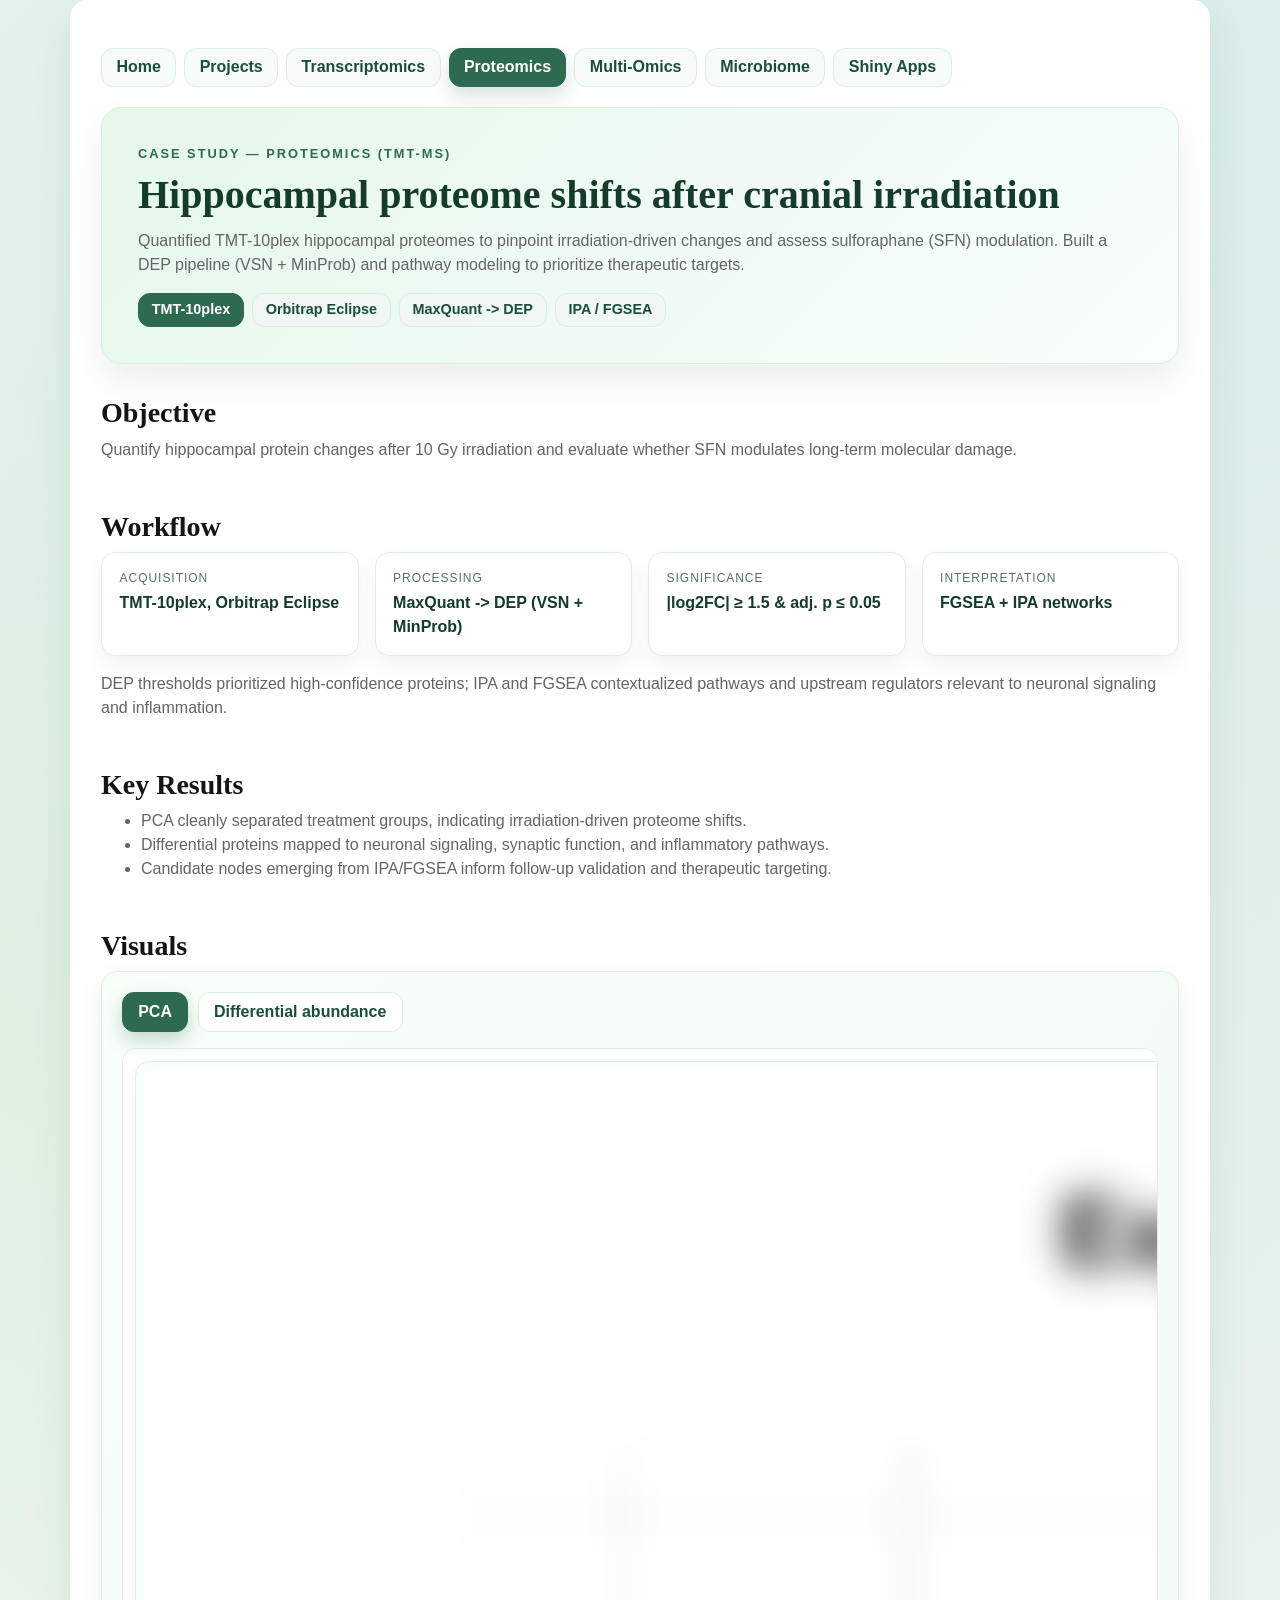
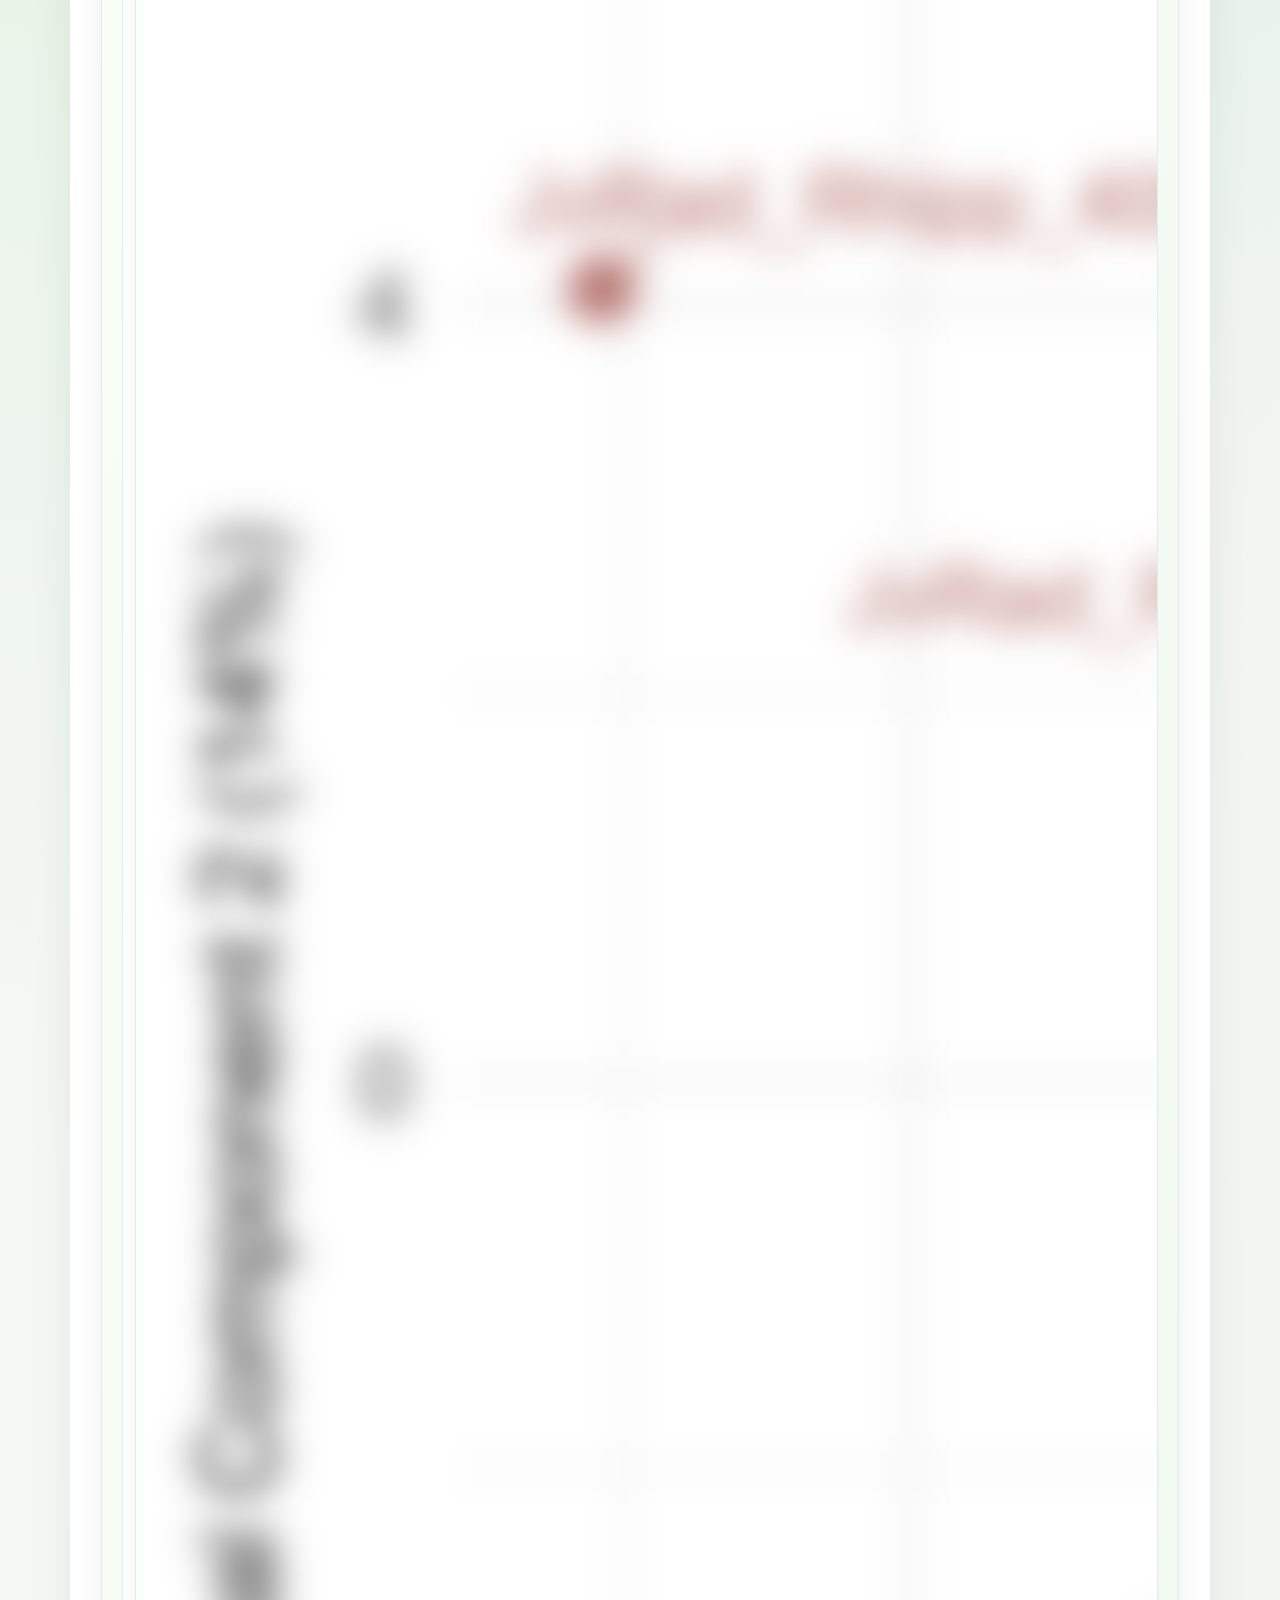
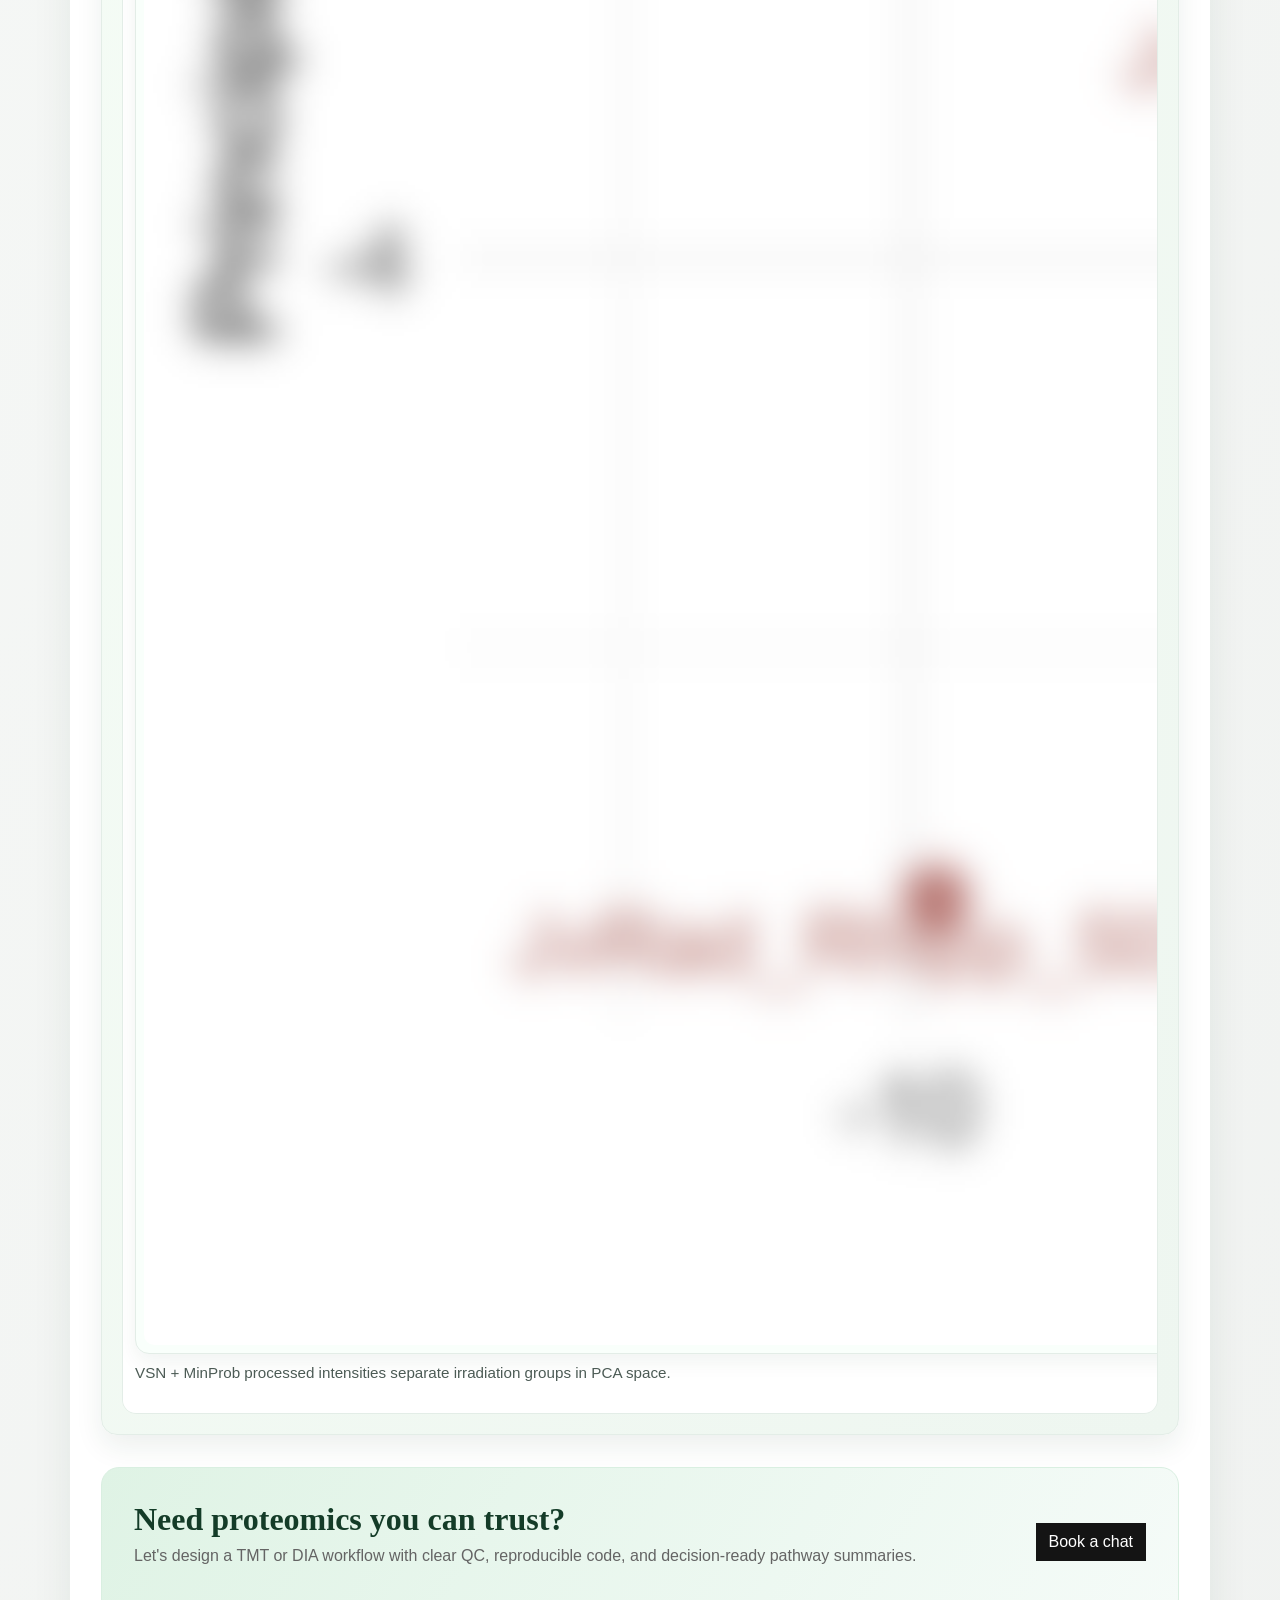
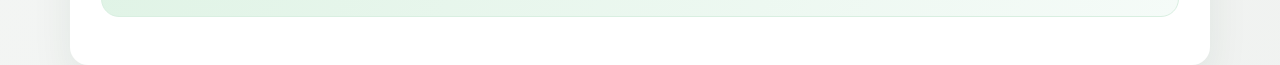
<file: portfolio_proteomics.html>
<!DOCTYPE html>
<html lang="en">
<head>
    <meta charset="utf-8">
    <title>Proteomics Portfolio</title>
    <meta content="width=device-width, initial-scale=1.0" name="viewport">
    <link href="../css/style.css" rel="stylesheet">
</head>
<body>
    <div class="container bg-white pt-5 pb-5">
        <div class="row px-3">
            <div class="col-12">
                <div class="mini-nav">
                    <a href="index.html#tab-home">Home</a>
                    <a href="index.html#tab-projects">Projects</a>
                    <a href="portfolio_transcriptomics.html">Transcriptomics</a>
                    <a class="active" href="portfolio_proteomics.html">Proteomics</a>
                    <a href="portfolio_multiomics.html">Multi-Omics</a>
                    <a href="portfolio_microbiomics.html">Microbiome</a>
                    <a href="portfolio_shiny.html">Shiny Apps</a>
                </div>
                <div class="case-hero">
                    <p class="kicker">Case Study — Proteomics (TMT-MS)</p>
                    <h1 class="mt-2">Hippocampal proteome shifts after cranial irradiation</h1>
                    <p>Quantified TMT-10plex hippocampal proteomes to pinpoint irradiation-driven changes and assess sulforaphane (SFN) modulation. Built a DEP pipeline (VSN + MinProb) and pathway modeling to prioritize therapeutic targets.</p>
                    <div class="case-meta">
                        <span class="case-chip highlight">TMT-10plex</span>
                        <span class="case-chip">Orbitrap Eclipse</span>
                        <span class="case-chip">MaxQuant -> DEP</span>
                        <span class="case-chip">IPA / FGSEA</span>
                    </div>
                </div>
            </div>

            <div class="col-12 case-section">
                <h3>Objective</h3>
                <p>Quantify hippocampal protein changes after 10 Gy irradiation and evaluate whether SFN modulates long-term molecular damage.</p>
            </div>

            <div class="col-12 case-section">
                <h3>Workflow</h3>
                <div class="fact-grid mb-3">
                    <div class="fact-card">
                        <span class="fact-label">Acquisition</span>
                        <span class="fact-value">TMT-10plex, Orbitrap Eclipse</span>
                    </div>
                    <div class="fact-card">
                        <span class="fact-label">Processing</span>
                        <span class="fact-value">MaxQuant -> DEP (VSN + MinProb)</span>
                    </div>
                    <div class="fact-card">
                        <span class="fact-label">Significance</span>
                        <span class="fact-value">|log2FC| ≥ 1.5 & adj. p ≤ 0.05</span>
                    </div>
                    <div class="fact-card">
                        <span class="fact-label">Interpretation</span>
                        <span class="fact-value">FGSEA + IPA networks</span>
                    </div>
                </div>
                <p>DEP thresholds prioritized high-confidence proteins; IPA and FGSEA contextualized pathways and upstream regulators relevant to neuronal signaling and inflammation.</p>
            </div>

            <div class="col-12 case-section">
                <h3>Key Results</h3>
                <ul>
                    <li>PCA cleanly separated treatment groups, indicating irradiation-driven proteome shifts.</li>
                    <li>Differential proteins mapped to neuronal signaling, synaptic function, and inflammatory pathways.</li>
                    <li>Candidate nodes emerging from IPA/FGSEA inform follow-up validation and therapeutic targeting.</li>
                </ul>
            </div>

            <div class="col-12 case-section">
                <h3>Visuals</h3>
                <div class="plot-slider" data-slider>
                    <div class="plot-tabbar">
                        <button type="button" class="active" data-plot-target="prot-pca">PCA</button>
                        <button type="button" data-plot-target="prot-overview">Differential abundance</button>
                    </div>
                    <div class="plot-window">
                        <div class="plot-track">
                            <div class="plot-card" id="prot-pca">
                                <div class="plot-frame">
                                    <img src="portfolio/portfolio/media/image55.png" alt="Proteomics PCA separating treatment groups">
                                </div>
                                <p class="plot-caption">VSN + MinProb processed intensities separate irradiation groups in PCA space.</p>
                            </div>
                            <div class="plot-card" id="prot-overview">
                                <div class="plot-frame">
                                    <img src="portfolio/portfolio/media/image56.png" alt="Proteomics overview of differential abundance">
                                </div>
                                <p class="plot-caption">Differential abundance overview using DEP thresholds (|log2FC| >= 1.5, adj. p <= 0.05).</p>
                            </div>
                        </div>
                    </div>
                </div>
            </div>

            <div class="col-12">
                <div class="cta-panel">
                    <div>
                        <h2>Need proteomics you can trust?</h2>
                        <p>Let's design a TMT or DIA workflow with clear QC, reproducible code, and decision-ready pathway summaries.</p>
                    </div>
                    <a class="btn btn-dark" href="https://www.linkedin.com/in/raymondotoo" target="_blank" rel="noopener">Book a chat</a>
                </div>
            </div>
        </div>
    </div>
    <script>
    document.addEventListener('DOMContentLoaded', () => {
      document.querySelectorAll('[data-slider]').forEach(slider => {
        const buttons = slider.querySelectorAll('[data-plot-target]');
        const cards = slider.querySelectorAll('.plot-card');
        const windowEl = slider.querySelector('.plot-window');

        function setActive(targetId, scroll) {
          buttons.forEach(b => b.classList.toggle('active', b.getAttribute('data-plot-target') === targetId));
          if (scroll) {
            const target = slider.querySelector('#' + targetId);
            if (target) target.scrollIntoView({behavior: 'smooth', inline: 'start', block: 'nearest'});
          }
        }

        buttons.forEach(btn => {
          btn.addEventListener('click', () => setActive(btn.getAttribute('data-plot-target'), true));
        });

        windowEl.addEventListener('scroll', () => {
          const windowRect = windowEl.getBoundingClientRect();
          let best = null, bestDist = Infinity;
          cards.forEach(card => {
            const rect = card.getBoundingClientRect();
            const dist = Math.abs(rect.left - windowRect.left);
            if (dist < bestDist) {
              bestDist = dist;
              best = card.id;
            }
          });
          if (best) setActive(best, false);
        });
      });
    });
    </script>
</body>
</html>
</file>
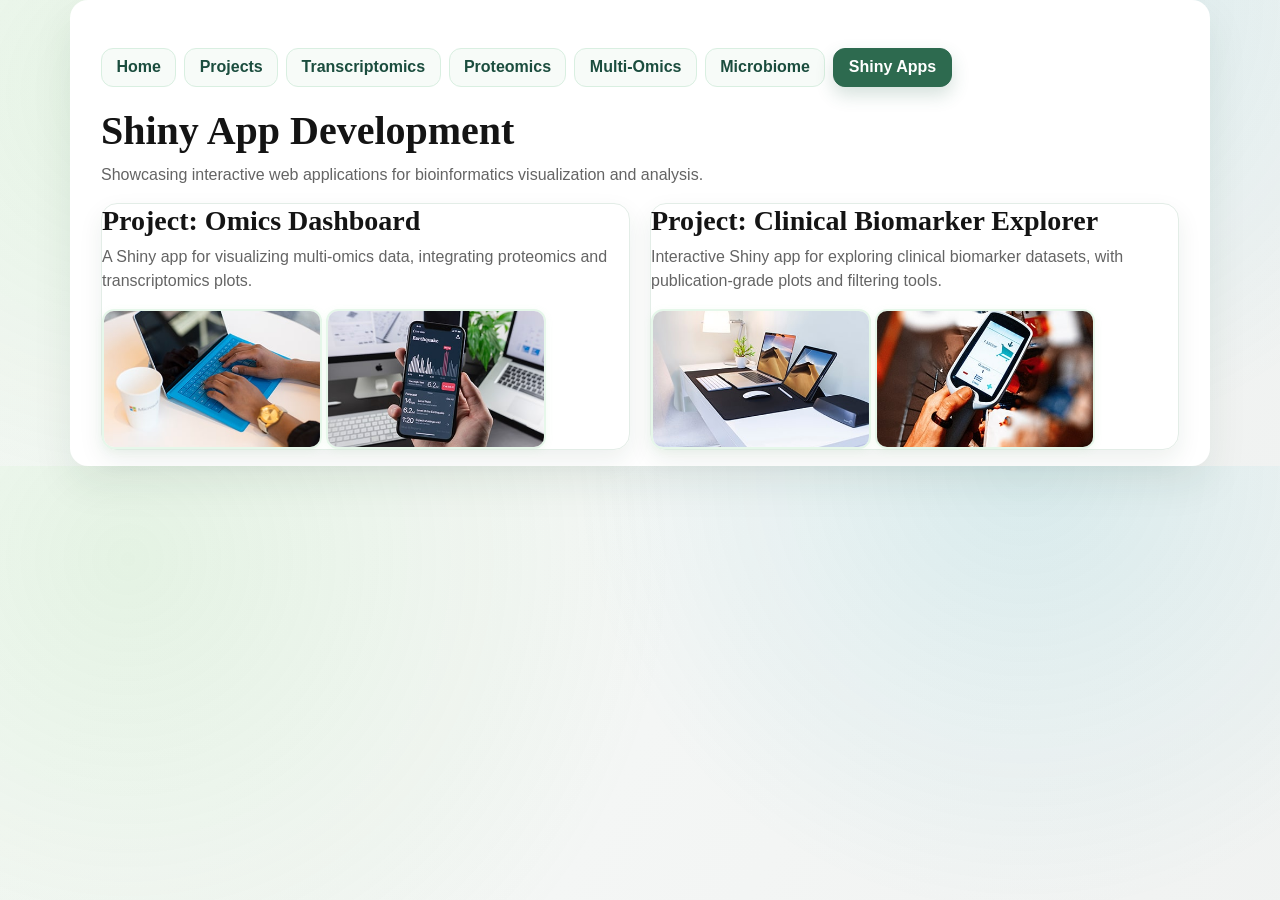
<file: portfolio_shiny.html>
<!DOCTYPE html>
<html lang="en">
<head>
    <meta charset="utf-8">
    <title>Shiny App Development Portfolio</title>
    <meta content="width=device-width, initial-scale=1.0" name="viewport">
    <link href="../css/style.css" rel="stylesheet">
</head>
<body>
    <div class="container bg-white pt-5 pb-3">
        <div class="row px-3">
            <div class="col-12">
                <div class="mini-nav">
                    <a href="index.html#tab-home">Home</a>
                    <a href="index.html#tab-projects">Projects</a>
                    <a href="portfolio_transcriptomics.html">Transcriptomics</a>
                    <a href="portfolio_proteomics.html">Proteomics</a>
                    <a href="portfolio_multiomics.html">Multi-Omics</a>
                    <a href="portfolio_microbiomics.html">Microbiome</a>
                    <a class="active" href="portfolio_shiny.html">Shiny Apps</a>
                </div>
                <h1 class="mt-2">Shiny App Development</h1>
                <p>Showcasing interactive web applications for bioinformatics visualization and analysis.</p>
            </div>
            <div class="col-12">
                <div class="portfolio-projects">
                    <div class="project-card">
                        <h3>Project: Omics Dashboard</h3>
                        <p>A Shiny app for visualizing multi-omics data, integrating proteomics and transcriptomics plots.</p>
                        <img src="../img/portfolio-1.jpg" alt="Omics Dashboard Plot" class="portfolio-img">
                        <img src="../img/portfolio-2.jpg" alt="Omics Dashboard Plot 2" class="portfolio-img">
                    </div>
                    <div class="project-card">
                        <h3>Project: Clinical Biomarker Explorer</h3>
                        <p>Interactive Shiny app for exploring clinical biomarker datasets, with publication-grade plots and filtering tools.</p>
                        <img src="../img/portfolio-3.jpg" alt="Biomarker Explorer Plot" class="portfolio-img">
                        <img src="../img/portfolio-4.jpg" alt="Biomarker Explorer Plot 2" class="portfolio-img">
                    </div>
                </div>
            </div>
        </div>
    </div>
</body>
</html>
</file>
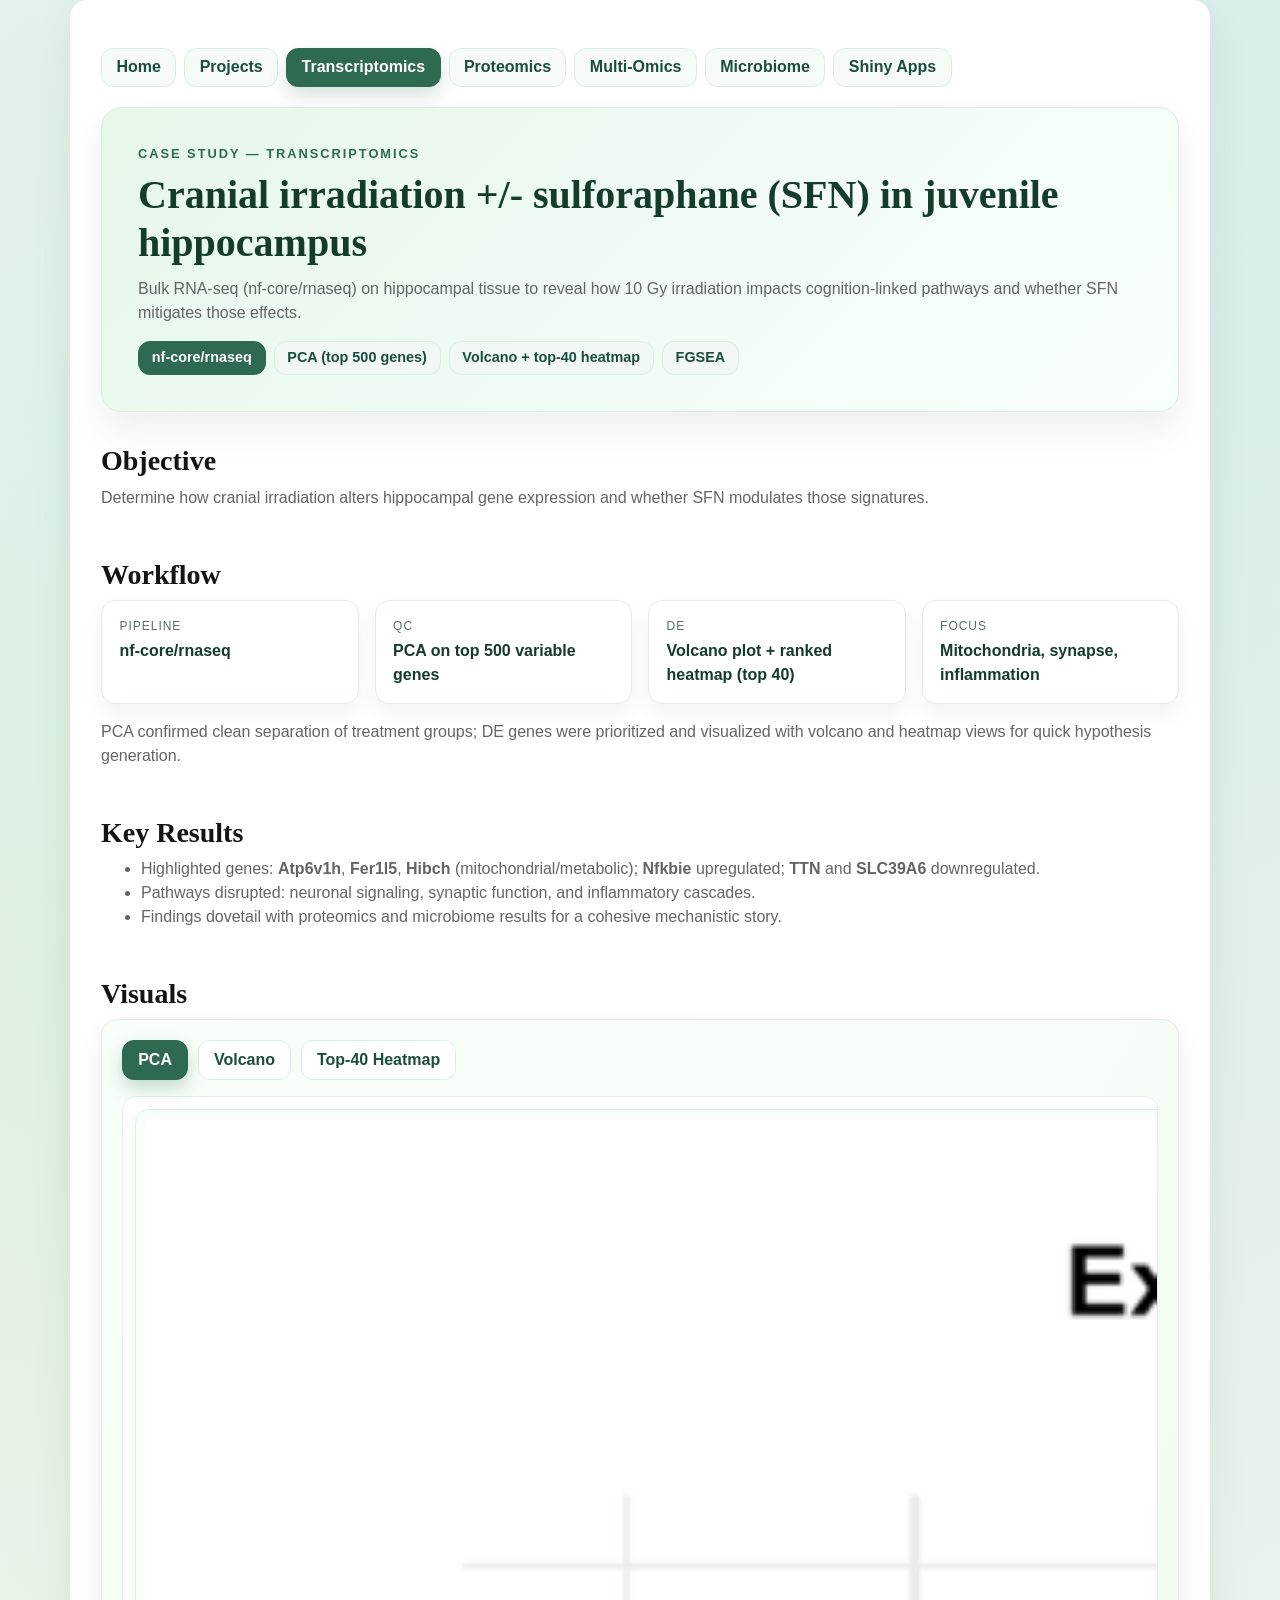
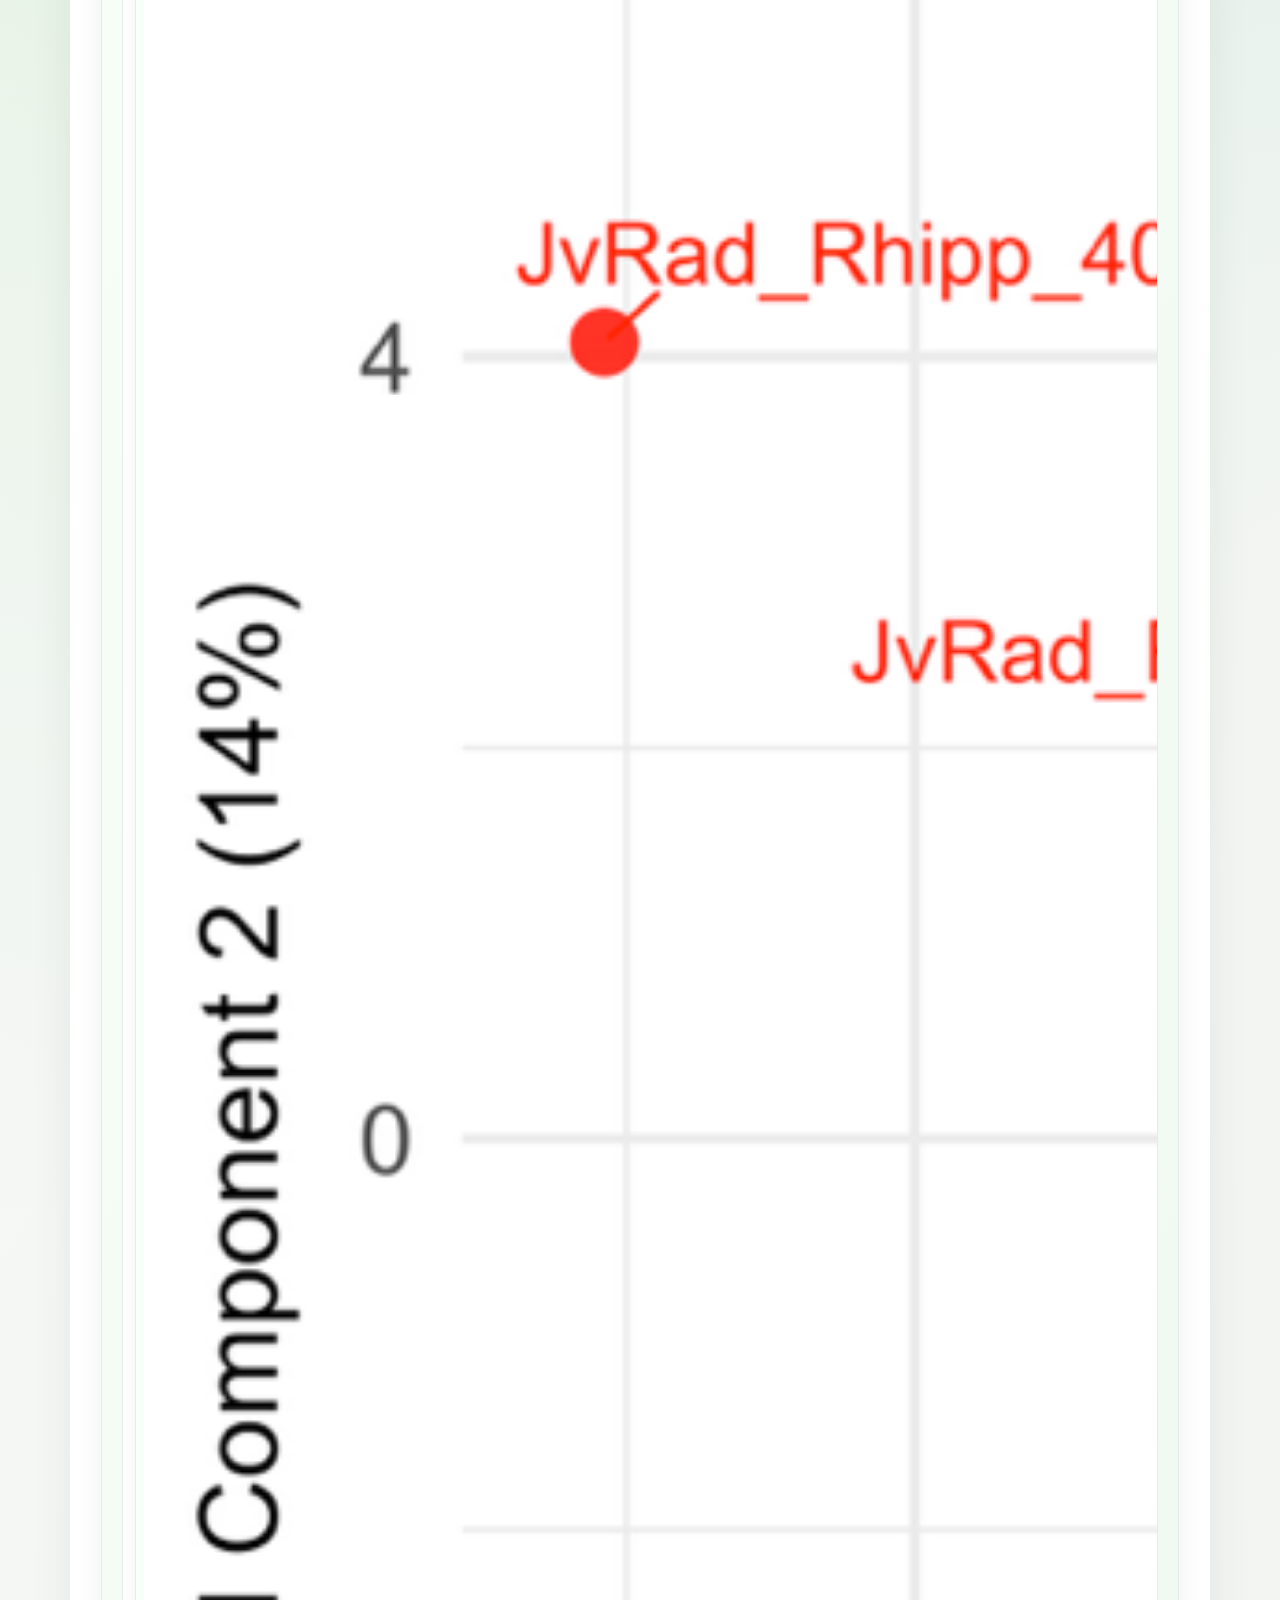
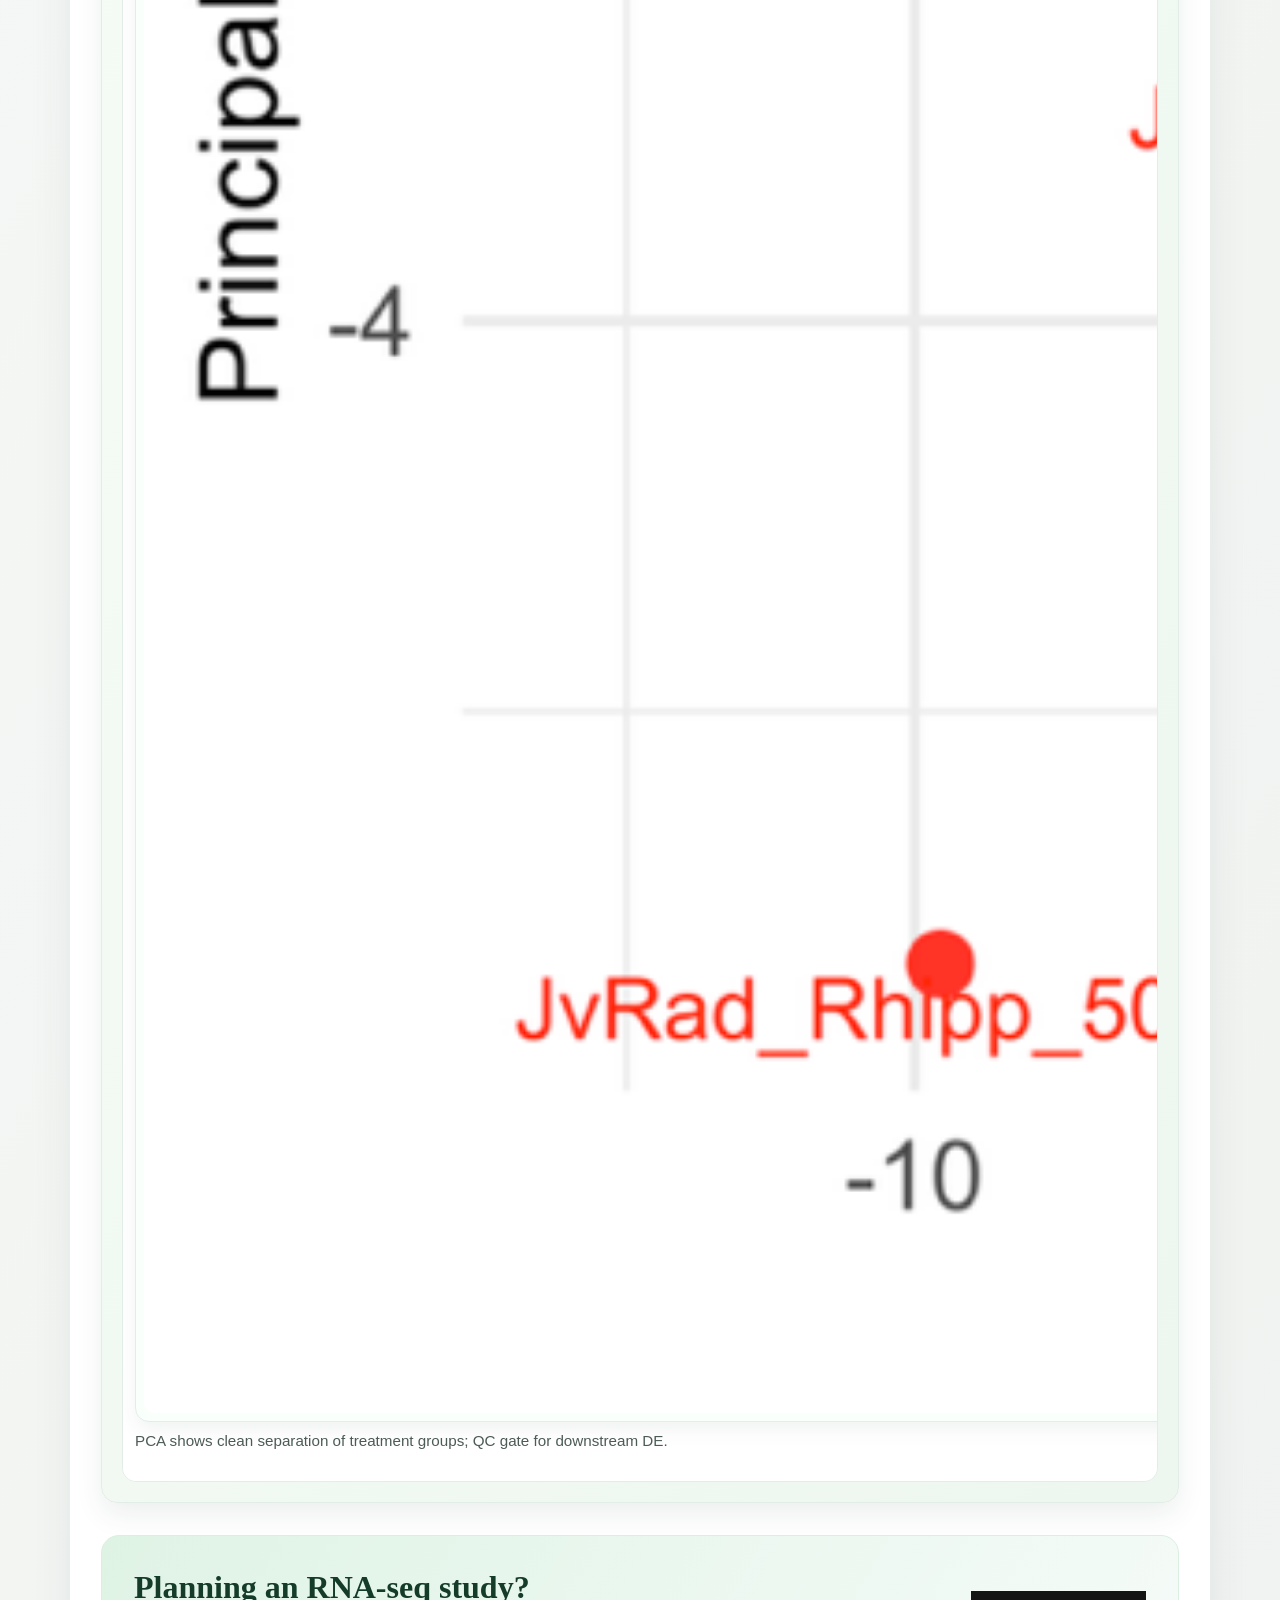
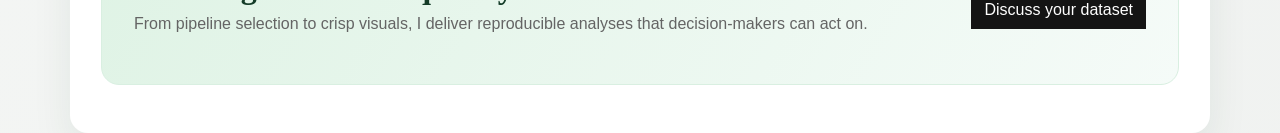
<file: portfolio_transcriptomics.html>
<!DOCTYPE html>
<html lang="en">
<head>
    <meta charset="utf-8">
    <title>Transcriptomics Portfolio</title>
    <meta content="width=device-width, initial-scale=1.0" name="viewport">
    <link href="../css/style.css" rel="stylesheet">
</head>
<body>
    <div class="container bg-white pt-5 pb-5">
        <div class="row px-3">
            <div class="col-12">
                <div class="mini-nav">
                    <a href="index.html#tab-home">Home</a>
                    <a href="index.html#tab-projects">Projects</a>
                    <a class="active" href="portfolio_transcriptomics.html">Transcriptomics</a>
                    <a href="portfolio_proteomics.html">Proteomics</a>
                    <a href="portfolio_multiomics.html">Multi-Omics</a>
                    <a href="portfolio_microbiomics.html">Microbiome</a>
                    <a href="portfolio_shiny.html">Shiny Apps</a>
                </div>
                <div class="case-hero">
                    <p class="kicker">Case Study — Transcriptomics</p>
                    <h1 class="mt-2">Cranial irradiation +/- sulforaphane (SFN) in juvenile hippocampus</h1>
                    <p>Bulk RNA-seq (nf-core/rnaseq) on hippocampal tissue to reveal how 10 Gy irradiation impacts cognition-linked pathways and whether SFN mitigates those effects.</p>
                    <div class="case-meta">
                        <span class="case-chip highlight">nf-core/rnaseq</span>
                        <span class="case-chip">PCA (top 500 genes)</span>
                        <span class="case-chip">Volcano + top-40 heatmap</span>
                        <span class="case-chip">FGSEA</span>
                    </div>
                </div>
            </div>

            <div class="col-12 case-section">
                <h3>Objective</h3>
                <p>Determine how cranial irradiation alters hippocampal gene expression and whether SFN modulates those signatures.</p>
            </div>

            <div class="col-12 case-section">
                <h3>Workflow</h3>
                <div class="fact-grid mb-3">
                    <div class="fact-card">
                        <span class="fact-label">Pipeline</span>
                        <span class="fact-value">nf-core/rnaseq</span>
                    </div>
                    <div class="fact-card">
                        <span class="fact-label">QC</span>
                        <span class="fact-value">PCA on top 500 variable genes</span>
                    </div>
                    <div class="fact-card">
                        <span class="fact-label">DE</span>
                        <span class="fact-value">Volcano plot + ranked heatmap (top 40)</span>
                    </div>
                    <div class="fact-card">
                        <span class="fact-label">Focus</span>
                        <span class="fact-value">Mitochondria, synapse, inflammation</span>
                    </div>
                </div>
                <p>PCA confirmed clean separation of treatment groups; DE genes were prioritized and visualized with volcano and heatmap views for quick hypothesis generation.</p>
            </div>

            <div class="col-12 case-section">
                <h3>Key Results</h3>
                <ul>
                    <li>Highlighted genes: <strong>Atp6v1h</strong>, <strong>Fer1l5</strong>, <strong>Hibch</strong> (mitochondrial/metabolic); <strong>Nfkbie</strong> upregulated; <strong>TTN</strong> and <strong>SLC39A6</strong> downregulated.</li>
                    <li>Pathways disrupted: neuronal signaling, synaptic function, and inflammatory cascades.</li>
                    <li>Findings dovetail with proteomics and microbiome results for a cohesive mechanistic story.</li>
                </ul>
            </div>

            <div class="col-12 case-section">
                <h3>Visuals</h3>
                <div class="plot-slider" data-slider>
                    <div class="plot-tabbar">
                        <button type="button" class="active" data-plot-target="rna-pca">PCA</button>
                        <button type="button" data-plot-target="rna-volcano">Volcano</button>
                        <button type="button" data-plot-target="rna-heatmap">Top-40 Heatmap</button>
                    </div>
                    <div class="plot-window">
                        <div class="plot-track">
                            <div class="plot-card" id="rna-pca">
                                <div class="plot-frame">
                                    <img src="portfolio/portfolio/media/image9.png" alt="PCA of top 500 most variable genes">
                                </div>
                                <p class="plot-caption">PCA shows clean separation of treatment groups; QC gate for downstream DE.</p>
                            </div>
                            <div class="plot-card" id="rna-volcano">
                                <div class="plot-frame">
                                    <img src="portfolio/portfolio/media/image10.png" alt="Volcano plot highlighting DEGs">
                                </div>
                                <p class="plot-caption">Volcano plot highlighting significant DEGs driving mitochondrial and synaptic changes.</p>
                            </div>
                            <div class="plot-card" id="rna-heatmap">
                                <div class="plot-frame">
                                    <img src="portfolio/portfolio/media/image11.png" alt="Heatmap of top 40 differentially expressed genes">
                                </div>
                                <p class="plot-caption">Top 40 DEGs clustered to surface mitochondria and neuronal signaling signatures.</p>
                            </div>
                        </div>
                    </div>
                </div>
            </div>

            <div class="col-12">
                <div class="cta-panel">
                    <div>
                        <h2>Planning an RNA-seq study?</h2>
                        <p>From pipeline selection to crisp visuals, I deliver reproducible analyses that decision-makers can act on.</p>
                    </div>
                    <a class="btn btn-dark" href="https://www.linkedin.com/in/raymondotoo" target="_blank" rel="noopener">Discuss your dataset</a>
                </div>
            </div>
        </div>
    </div>
    <script>
    document.addEventListener('DOMContentLoaded', () => {
      document.querySelectorAll('[data-slider]').forEach(slider => {
        const buttons = slider.querySelectorAll('[data-plot-target]');
        const cards = slider.querySelectorAll('.plot-card');
        const windowEl = slider.querySelector('.plot-window');

        function setActive(targetId, scroll) {
          buttons.forEach(b => b.classList.toggle('active', b.getAttribute('data-plot-target') === targetId));
          if (scroll) {
            const target = slider.querySelector('#' + targetId);
            if (target) target.scrollIntoView({behavior: 'smooth', inline: 'start', block: 'nearest'});
          }
        }

        buttons.forEach(btn => {
          btn.addEventListener('click', () => setActive(btn.getAttribute('data-plot-target'), true));
        });

        // update active on scroll
        windowEl.addEventListener('scroll', () => {
          const windowRect = windowEl.getBoundingClientRect();
          let best = null, bestDist = Infinity;
          cards.forEach(card => {
            const rect = card.getBoundingClientRect();
            const dist = Math.abs(rect.left - windowRect.left);
            if (dist < bestDist) {
              bestDist = dist;
              best = card.id;
            }
          });
          if (best) setActive(best, false);
        });
      });
    });
    </script>
</body>
</html>
</file>
<file: css/style.css>
/******* Bootstrap Theming ********/
/*!
 * Bootstrap v4.5.3 (https://getbootstrap.com/)
 * Copyright 2011-2020 The Bootstrap Authors
 * Copyright 2011-2020 Twitter, Inc.
 * Licensed under MIT (https://github.com/twbs/bootstrap/blob/main/LICENSE)
 */
:root {
  --blue: #007bff;
  --indigo: #6610f2;
  --purple: #6f42c1;
  --pink: #e83e8c;
  --red: #dc3545;
  --orange: #fd7e14;
  --yellow: #ffc107;
  --green: #28a745;
  --teal: #20c997;
  --cyan: #17a2b8;
  --white: #fff;
  --gray: #6c757d;
  --gray-dark: #343a40;
  --primary: #78CC6D;
  --secondary: #6c757d;
  --success: #28a745;
  --info: #17a2b8;
  --warning: #ffc107;
  --danger: #dc3545;
  --light: #F2F2F2;
  --dark: #141414;
  --breakpoint-xs: 0;
  --breakpoint-sm: 576px;
  --breakpoint-md: 768px;
  --breakpoint-lg: 992px;
  --breakpoint-xl: 1200px;
  --font-family-sans-serif: -apple-system, BlinkMacSystemFont, "Segoe UI", Roboto, "Helvetica Neue", Arial, "Noto Sans", sans-serif, "Apple Color Emoji", "Segoe UI Emoji", "Segoe UI Symbol", "Noto Color Emoji";
  --font-family-monospace: SFMono-Regular, Menlo, Monaco, Consolas, "Liberation Mono", "Courier New", monospace;
}

*,
*::before,
*::after {
  box-sizing: border-box;
}

html {
  font-family: sans-serif;
  line-height: 1.15;
  -webkit-text-size-adjust: 100%;
  -webkit-tap-highlight-color: rgba(0, 0, 0, 0);
}

article, aside, figcaption, figure, footer, header, hgroup, main, nav, section {
  display: block;
}

body {
  margin: 0;
  font-family: "Poppins", sans-serif;
  font-size: 1rem;
  font-weight: 400;
  line-height: 1.5;
  color: #646464;
  text-align: left;
  background-color: #eef3ef;
  background-image: radial-gradient(circle at 10% 20%, rgba(120, 204, 109, 0.15), transparent 45%),
    radial-gradient(circle at 80% 0%, rgba(23, 162, 184, 0.12), transparent 40%),
    linear-gradient(120deg, rgba(255, 255, 255, 0.6), rgba(242, 242, 242, 0.6));
}

/* Custom Bioinformatics Portfolio Styles */
.brand-mark {
  font-weight: 700;
  color: #143c28;
  text-decoration: none;
  font-size: 1.05rem;
  letter-spacing: 0.5px;
}

.site-nav {
  display: flex;
  flex-wrap: wrap;
  justify-content: flex-end;
  gap: 1.25rem;
}

.site-nav a {
  color: #2b2f32;
  font-weight: 600;
  text-decoration: none;
  font-size: 0.95rem;
}

.site-nav a:hover {
  color: #2d6a4f;
}

.site-tabs .nav-link {
  border-radius: 999px;
  padding: 0.45rem 1rem;
  font-weight: 600;
  color: #2b2f32;
  background: #f1f7f3;
  margin-left: 0.5rem;
}

.site-tabs .nav-link.active {
  background: #2d6a4f;
  color: #ffffff;
}

.site-tabs .nav-link:hover {
  color: #143c28;
}

.container.bg-white {
  border-radius: 18px;
  box-shadow: 0 18px 40px rgba(20, 60, 40, 0.08);
}

.profile-img {
  width: 180px;
  height: 180px;
  object-fit: cover;
  border-radius: 50%;
  border: 4px solid #f2fff2;
  box-shadow: 0 10px 24px rgba(120, 204, 109, 0.2);
  animation: floatIn 0.8s ease both;
}

.kicker {
  text-transform: uppercase;
  letter-spacing: 2px;
  font-size: 0.8rem;
  font-weight: 600;
  color: #2d6a4f;
  margin-bottom: 0.5rem;
}

.hero-title {
  font-family: "Averia Serif Libre", serif;
  font-size: 2.6rem;
  color: #143c28;
  margin-bottom: 0.75rem;
}

.hero-lead {
  color: #2b2f32;
  font-size: 1.1rem;
}

.hero-actions .btn {
  padding: 0.6rem 1.3rem;
  font-weight: 600;
  border-radius: 999px;
}

.focus-list {
  display: flex;
  flex-wrap: wrap;
  gap: 0.6rem;
}

.pill {
  display: inline-flex;
  align-items: center;
  padding: 0.35rem 0.9rem;
  border-radius: 999px;
  background: #e8f7ec;
  color: #1b4d3e;
  font-weight: 500;
  font-size: 0.9rem;
}

.section-subtitle {
  font-size: 1rem;
  color: #285c49;
  margin-bottom: 0.6rem;
}

.section-note {
  color: #556068;
  max-width: 720px;
}

.learning-grid {
  display: grid;
  grid-template-columns: repeat(auto-fit, minmax(240px, 1fr));
  gap: 1.5rem;
}

.learning-card {
  display: flex;
  flex-direction: column;
  gap: 0.9rem;
  padding: 1.1rem;
  border-radius: 16px;
  background: #f6fbf7;
  border: 1px solid #e3ede7;
  box-shadow: 0 10px 20px rgba(20, 60, 40, 0.08);
  color: inherit;
  text-decoration: none;
  transition: transform 0.2s ease, box-shadow 0.2s ease;
}

.learning-card img {
  width: 100%;
  height: 150px;
  object-fit: cover;
  border-radius: 12px;
}

.learning-card h4 {
  font-family: "Averia Serif Libre", serif;
  color: #143c28;
  margin-bottom: 0.35rem;
}

.learning-card:hover {
  transform: translateY(-4px);
  box-shadow: 0 16px 28px rgba(20, 60, 40, 0.12);
}

.tool-grid {
  display: flex;
  flex-wrap: wrap;
  gap: 0.6rem;
}

.tool-chip {
  background: #f1f7f3;
  border: 1px solid #d9efe1;
  color: #2b2f32;
  padding: 0.3rem 0.8rem;
  border-radius: 12px;
  font-weight: 500;
  font-size: 0.9rem;
}

.project-card {
  border: 1px solid #e3ede7;
  border-radius: 16px;
  box-shadow: 0 10px 24px rgba(20, 60, 40, 0.08);
  transition: transform 0.2s ease, box-shadow 0.2s ease;
}

.project-card:hover {
  transform: translateY(-4px);
  box-shadow: 0 16px 30px rgba(20, 60, 40, 0.12);
}

.project-link {
  color: #2d6a4f;
  font-weight: 600;
  word-break: break-word;
}

.project-meta {
  background: #f6fbf7;
  border-top: 1px solid #e3ede7;
  font-size: 0.9rem;
  color: #6a7c73;
}

.link-inline {
  color: #2d6a4f;
  font-weight: 600;
}

.hp-field {
  position: absolute;
  left: -9999px;
  height: 0;
  width: 0;
  opacity: 0;
}

.publication-list {
  display: grid;
  gap: 1.25rem;
}

.publication-item {
  padding: 1.25rem 1.5rem;
  border-radius: 14px;
  border: 1px solid #e3ede7;
  background: #f7fbf8;
  box-shadow: 0 10px 24px rgba(20, 60, 40, 0.06);
}

.publication-link {
  color: #2d6a4f;
  font-weight: 600;
}

.cta-panel {
  display: flex;
  flex-wrap: wrap;
  align-items: center;
  justify-content: space-between;
  gap: 1.5rem;
  padding: 2rem;
  border-radius: 18px;
  background: linear-gradient(120deg, #dff3e5, #f5fbf8);
  border: 1px solid #d9efe1;
}

.cta-panel h2 {
  margin-bottom: 0.35rem;
  color: #143c28;
}

.cv-header {
  display: flex;
  flex-wrap: wrap;
  gap: 1.5rem;
  align-items: center;
}

.cv-header .cv-identity h1 {
  font-family: "Averia Serif Libre", serif;
  color: #143c28;
  margin-bottom: 0.25rem;
}

.cv-tagline {
  color: #2b2f32;
}

.cv-meta {
  display: flex;
  flex-wrap: wrap;
  gap: 0.75rem;
  margin-top: 0.75rem;
}

.cv-meta span {
  background: #f1f7f3;
  border: 1px solid #d9efe1;
  padding: 0.3rem 0.75rem;
  border-radius: 999px;
  font-size: 0.9rem;
}

.cv-section {
  padding: 1.5rem;
  border-radius: 16px;
  border: 1px solid #e3ede7;
  background: #ffffff;
  box-shadow: 0 10px 24px rgba(20, 60, 40, 0.06);
}

.cv-section + .cv-section {
  margin-top: 1.25rem;
}

.cv-list {
  margin: 0;
  padding-left: 1.25rem;
  color: #2b2f32;
}

.cv-list li {
  margin-bottom: 0.5rem;
}

@keyframes floatIn {
  from {
    opacity: 0;
    transform: translateY(16px);
  }
  to {
    opacity: 1;
    transform: translateY(0);
  }
}

@media (max-width: 991.98px) {
  .hero-title {
    font-size: 2.1rem;
  }
  .profile-img {
    width: 150px;
    height: 150px;
  }
  .site-nav {
    justify-content: flex-start;
    margin-top: 0.5rem;
  }
}

/* Portfolio Learning Paths Styles */
.portfolio-learning-paths {
  display: flex;
  flex-direction: column;
  gap: 2rem;
}

/* Case Study Pages */
.case-hero {
  background: linear-gradient(135deg, #e6f7ea 0%, #f9fffb 100%);
  border: 1px solid #d9efe1;
  border-radius: 20px;
  padding: 2.25rem;
  box-shadow: 0 18px 36px rgba(20, 60, 40, 0.08);
  margin-bottom: 2rem;
}

.case-hero h1 {
  color: #143c28;
  margin-bottom: 0.6rem;
}

.case-meta {
  display: flex;
  flex-wrap: wrap;
  gap: 0.5rem;
  margin-top: 0.75rem;
}

.case-chip {
  display: inline-flex;
  align-items: center;
  padding: 0.35rem 0.8rem;
  border-radius: 12px;
  border: 1px solid #d9efe1;
  background: #f1f7f3;
  color: #1b4d3e;
  font-weight: 600;
  font-size: 0.9rem;
}

.case-chip.highlight {
  background: #2d6a4f;
  color: #fff;
  border-color: #2d6a4f;
}

.case-section {
  margin-bottom: 2rem;
}

.fact-grid {
  display: grid;
  grid-template-columns: repeat(auto-fit, minmax(220px, 1fr));
  gap: 1rem;
}

.fact-card {
  border: 1px solid #e3ede7;
  border-radius: 14px;
  padding: 1rem 1.1rem;
  background: #ffffff;
  box-shadow: 0 10px 22px rgba(20, 60, 40, 0.06);
}

.fact-label {
  display: block;
  text-transform: uppercase;
  font-size: 0.75rem;
  letter-spacing: 0.08em;
  color: #567065;
  margin-bottom: 0.25rem;
}

.fact-value {
  color: #143c28;
  font-weight: 700;
}

.portfolio-projects {
  display: grid;
  grid-template-columns: repeat(auto-fit, minmax(280px, 1fr));
  gap: 1.25rem;
}

.plot-frame {
  border: 1px solid #e3ede7;
  border-radius: 14px;
  padding: 0.5rem;
  background: #f9fffb;
  box-shadow: 0 8px 20px rgba(20, 60, 40, 0.06);
}

.plot-frame img {
  width: 100%;
  border-radius: 10px;
  object-fit: contain;
}

.figure-grid {
  display: grid;
  grid-template-columns: repeat(auto-fit, minmax(260px, 1fr));
  gap: 1rem;
}

.inline-list {
  display: flex;
  flex-wrap: wrap;
  gap: 0.5rem;
  padding: 0;
  list-style: none;
}

.pill-ghost {
  padding: 0.3rem 0.75rem;
  border-radius: 999px;
  border: 1px dashed #c6e1d1;
  color: #1b4d3e;
  font-weight: 500;
  background: #ffffff;
}

/* Plot slider with tabbed jump */
.plot-slider {
  border: 1px solid #e3ede7;
  border-radius: 16px;
  background: linear-gradient(120deg, #f8fff8, #eef6f0);
  box-shadow: 0 12px 28px rgba(20, 60, 40, 0.08);
  padding: 1.25rem;
}

.plot-tabbar {
  display: flex;
  flex-wrap: wrap;
  gap: 0.6rem;
  margin-bottom: 1rem;
}

.plot-tabbar button {
  border: 1px solid #d9efe1;
  background: #ffffff;
  color: #1b4d3e;
  padding: 0.45rem 0.95rem;
  border-radius: 12px;
  font-weight: 600;
  cursor: pointer;
  transition: all 0.15s ease;
}

.plot-tabbar button.active {
  background: #2d6a4f;
  color: #ffffff;
  border-color: #2d6a4f;
  box-shadow: 0 8px 18px rgba(45, 106, 79, 0.25);
}

.plot-tabbar button:hover {
  transform: translateY(-1px);
}

.plot-window {
  overflow-x: auto;
  scroll-snap-type: x mandatory;
  border: 1px solid #e3ede7;
  border-radius: 14px;
  background: #ffffff;
}

.plot-track {
  display: flex;
  gap: 1rem;
  width: max-content;
}

.plot-card {
  min-width: 100%;
  scroll-snap-align: start;
  padding: 0.75rem;
}

.plot-card .plot-frame {
  margin-bottom: 0.5rem;
}

.plot-caption {
  color: #4c5b55;
  font-size: 0.95rem;
}

/* Mini cross-page nav */
.mini-nav {
  display: flex;
  flex-wrap: wrap;
  gap: 0.5rem;
  margin-bottom: 1.25rem;
}

.mini-nav a {
  display: inline-flex;
  align-items: center;
  padding: 0.4rem 0.9rem;
  border-radius: 12px;
  border: 1px solid #d9efe1;
  background: #f7fbf8;
  color: #1b4d3e;
  font-weight: 600;
  text-decoration: none;
  transition: all 0.15s ease;
}

.mini-nav a:hover {
  background: #2d6a4f;
  color: #ffffff;
  border-color: #2d6a4f;
}

.mini-nav a.active {
  background: #2d6a4f;
  color: #ffffff;
  border-color: #2d6a4f;
  box-shadow: 0 8px 18px rgba(45, 106, 79, 0.2);
}
.learning-path-card {
  background: linear-gradient(135deg, #f8fff8 0%, #e6f7ea 100%);
  border-radius: 16px;
  box-shadow: 0 4px 16px rgba(120,204,109,0.13);
  padding: 2rem;
  margin-bottom: 1.5rem;
  border-left: 6px solid #78CC6D;
  transition: box-shadow 0.2s, transform 0.2s;
  position: relative;
}
.learning-path-card:hover {
  box-shadow: 0 8px 32px rgba(120,204,109,0.18);
  transform: translateY(-4px) scale(1.02);
}
.learning-path-card h4 {
  font-family: 'Averia Serif Libre', serif;
  color: #78CC6D;
  font-size: 1.7rem;
  margin-bottom: 0.5rem;
  letter-spacing: 0.5px;
}
.learning-path-card p {
  font-size: 1.05rem;
  color: #343a40;
  margin-bottom: 1rem;
  font-family: 'Poppins', sans-serif;
}
.horizontal-scroll {
  display: flex;
  overflow-x: auto;
  gap: 1rem;
  padding-bottom: 0.5rem;
  scrollbar-width: thin;
  scrollbar-color: #78CC6D #e6f7ea;
}
.horizontal-scroll::-webkit-scrollbar {
  height: 8px;
}
.horizontal-scroll::-webkit-scrollbar-thumb {
  background: #78CC6D;
  border-radius: 4px;
}
.horizontal-scroll::-webkit-scrollbar-track {
  background: #e6f7ea;
  border-radius: 4px;
}
.portfolio-img {
  min-width: 220px;
  height: 140px;
  object-fit: cover;
  border-radius: 12px;
  box-shadow: 0 2px 8px rgba(120,204,109,0.08);
  border: 2px solid #e6f7ea;
  transition: box-shadow 0.2s, transform 0.2s;
}
.portfolio-img:hover {
  box-shadow: 0 4px 16px rgba(120,204,109,0.18);
  transform: scale(1.04);
}

[tabindex="-1"]:focus:not(:focus-visible) {
  outline: 0 !important;
}

hr {
  box-sizing: content-box;
  height: 0;
  overflow: visible;
}

h1, h2, h3, h4, h5, h6 {
  margin-top: 0;
  margin-bottom: 0.5rem;
}

p {
  margin-top: 0;
  margin-bottom: 1rem;
}

abbr[title],
abbr[data-original-title] {
  text-decoration: underline;
  text-decoration: underline dotted;
  cursor: help;
  border-bottom: 0;
  text-decoration-skip-ink: none;
}

address {
  margin-bottom: 1rem;
  font-style: normal;
  line-height: inherit;
}

ol,
ul,
dl {
  margin-top: 0;
  margin-bottom: 1rem;
}

ol ol,
ul ul,
ol ul,
ul ol {
  margin-bottom: 0;
}

dt {
  font-weight: 700;
}

dd {
  margin-bottom: .5rem;
  margin-left: 0;
}

blockquote {
  margin: 0 0 1rem;
}

b,
strong {
  font-weight: bolder;
}

small {
  font-size: 80%;
}

sub,
sup {
  position: relative;
  font-size: 75%;
  line-height: 0;
  vertical-align: baseline;
}

sub {
  bottom: -.25em;
}

sup {
  top: -.5em;
}

a {
  color: #78CC6D;
  text-decoration: none;
  background-color: transparent;
}

a:hover {
  color: #4aaf3d;
  text-decoration: underline;
}

a:not([href]):not([class]) {
  color: inherit;
  text-decoration: none;
}

a:not([href]):not([class]):hover {
  color: inherit;
  text-decoration: none;
}

pre,
code,
kbd,
samp {
  font-family: SFMono-Regular, Menlo, Monaco, Consolas, "Liberation Mono", "Courier New", monospace;
  font-size: 1em;
}

pre {
  margin-top: 0;
  margin-bottom: 1rem;
  overflow: auto;
  -ms-overflow-style: scrollbar;
}

figure {
  margin: 0 0 1rem;
}

img {
  vertical-align: middle;
  border-style: none;
}

svg {
  overflow: hidden;
  vertical-align: middle;
}

table {
  border-collapse: collapse;
}

caption {
  padding-top: 0.75rem;
  padding-bottom: 0.75rem;
  color: #6c757d;
  text-align: left;
  caption-side: bottom;
}

th {
  text-align: inherit;
  text-align: -webkit-match-parent;
}

label {
  display: inline-block;
  margin-bottom: 0.5rem;
}

button {
  border-radius: 0;
}

button:focus {
  outline: 1px dotted;
  outline: 5px auto -webkit-focus-ring-color;
}

input,
button,
select,
optgroup,
textarea {
  margin: 0;
  font-family: inherit;
  font-size: inherit;
  line-height: inherit;
}

button,
input {
  overflow: visible;
}

button,
select {
  text-transform: none;
}

[role="button"] {
  cursor: pointer;
}

select {
  word-wrap: normal;
}

button,
[type="button"],
[type="reset"],
[type="submit"] {
  -webkit-appearance: button;
}

button:not(:disabled),
[type="button"]:not(:disabled),
[type="reset"]:not(:disabled),
[type="submit"]:not(:disabled) {
  cursor: pointer;
}

button::-moz-focus-inner,
[type="button"]::-moz-focus-inner,
[type="reset"]::-moz-focus-inner,
[type="submit"]::-moz-focus-inner {
  padding: 0;
  border-style: none;
}

input[type="radio"],
input[type="checkbox"] {
  box-sizing: border-box;
  padding: 0;
}

textarea {
  overflow: auto;
  resize: vertical;
}

fieldset {
  min-width: 0;
  padding: 0;
  margin: 0;
  border: 0;
}

legend {
  display: block;
  width: 100%;
  max-width: 100%;
  padding: 0;
  margin-bottom: .5rem;
  font-size: 1.5rem;
  line-height: inherit;
  color: inherit;
  white-space: normal;
}

progress {
  vertical-align: baseline;
}

[type="number"]::-webkit-inner-spin-button,
[type="number"]::-webkit-outer-spin-button {
  height: auto;
}

[type="search"] {
  outline-offset: -2px;
  -webkit-appearance: none;
}

[type="search"]::-webkit-search-decoration {
  -webkit-appearance: none;
}

::-webkit-file-upload-button {
  font: inherit;
  -webkit-appearance: button;
}

output {
  display: inline-block;
}

summary {
  display: list-item;
  cursor: pointer;
}

template {
  display: none;
}

[hidden] {
  display: none !important;
}

h1, h2, h3, h4, h5, h6,
.h1, .h2, .h3, .h4, .h5, .h6 {
  margin-bottom: 0.5rem;
  font-family: "Averia Serif Libre", cursive;
  font-weight: 500;
  line-height: 1.2;
  color: #141414;
}

h1, .h1 {
  font-size: 2.5rem;
}

h2, .h2 {
  font-size: 2rem;
}

h3, .h3 {
  font-size: 1.75rem;
}

h4, .h4 {
  font-size: 1.5rem;
}

h5, .h5 {
  font-size: 1.25rem;
}

h6, .h6 {
  font-size: 1rem;
}

.lead {
  font-size: 1.25rem;
  font-weight: 300;
}

.display-1 {
  font-size: 6rem;
  font-weight: 300;
  line-height: 1.2;
}

.display-2 {
  font-size: 5.5rem;
  font-weight: 300;
  line-height: 1.2;
}

.display-3 {
  font-size: 4.5rem;
  font-weight: 300;
  line-height: 1.2;
}

.display-4 {
  font-size: 3.5rem;
  font-weight: 300;
  line-height: 1.2;
}

hr {
  margin-top: 1rem;
  margin-bottom: 1rem;
  border: 0;
  border-top: 1px solid rgba(0, 0, 0, 0.1);
}

small,
.small {
  font-size: 80%;
  font-weight: 400;
}

mark,
.mark {
  padding: 0.2em;
  background-color: #fcf8e3;
}

.list-unstyled {
  padding-left: 0;
  list-style: none;
}

.list-inline {
  padding-left: 0;
  list-style: none;
}

.list-inline-item {
  display: inline-block;
}

.list-inline-item:not(:last-child) {
  margin-right: 0.5rem;
}

.initialism {
  font-size: 90%;
  text-transform: uppercase;
}

.blockquote {
  margin-bottom: 1rem;
  font-size: 1.25rem;
}

.blockquote-footer {
  display: block;
  font-size: 80%;
  color: #6c757d;
}

.blockquote-footer::before {
  content: "\2014\00A0";
}

.img-fluid {
  max-width: 100%;
  height: auto;
}

.img-thumbnail {
  padding: 0.25rem;
  background-color: #F2F2F2;
  border: 1px solid #dee2e6;
  max-width: 100%;
  height: auto;
}

.figure {
  display: inline-block;
}

.figure-img {
  margin-bottom: 0.5rem;
  line-height: 1;
}

.figure-caption {
  font-size: 90%;
  color: #6c757d;
}

code {
  font-size: 87.5%;
  color: #e83e8c;
  word-wrap: break-word;
}

a > code {
  color: inherit;
}

kbd {
  padding: 0.2rem 0.4rem;
  font-size: 87.5%;
  color: #fff;
  background-color: #212529;
}

kbd kbd {
  padding: 0;
  font-size: 100%;
  font-weight: 700;
}

pre {
  display: block;
  font-size: 87.5%;
  color: #212529;
}

pre code {
  font-size: inherit;
  color: inherit;
  word-break: normal;
}

.pre-scrollable {
  max-height: 340px;
  overflow-y: scroll;
}

.container,
.container-fluid,
.container-sm,
.container-md,
.container-lg,
.container-xl {
  width: 100%;
  padding-right: 15px;
  padding-left: 15px;
  margin-right: auto;
  margin-left: auto;
}

@media (min-width: 576px) {
  .container, .container-sm {
    max-width: 540px;
  }
}

@media (min-width: 768px) {
  .container, .container-sm, .container-md {
    max-width: 720px;
  }
}

@media (min-width: 992px) {
  .container, .container-sm, .container-md, .container-lg {
    max-width: 960px;
  }
}

@media (min-width: 1200px) {
  .container, .container-sm, .container-md, .container-lg, .container-xl {
    max-width: 1140px;
  }
}

.row {
  display: flex;
  flex-wrap: wrap;
  margin-right: -15px;
  margin-left: -15px;
}

.no-gutters {
  margin-right: 0;
  margin-left: 0;
}

.no-gutters > .col,
.no-gutters > [class*="col-"] {
  padding-right: 0;
  padding-left: 0;
}

.col-1, .col-2, .col-3, .col-4, .col-5, .col-6, .col-7, .col-8, .col-9, .col-10, .col-11, .col-12, .col,
.col-auto, .col-sm-1, .col-sm-2, .col-sm-3, .col-sm-4, .col-sm-5, .col-sm-6, .col-sm-7, .col-sm-8, .col-sm-9, .col-sm-10, .col-sm-11, .col-sm-12, .col-sm,
.col-sm-auto, .col-md-1, .col-md-2, .col-md-3, .col-md-4, .col-md-5, .col-md-6, .col-md-7, .col-md-8, .col-md-9, .col-md-10, .col-md-11, .col-md-12, .col-md,
.col-md-auto, .col-lg-1, .col-lg-2, .col-lg-3, .col-lg-4, .col-lg-5, .col-lg-6, .col-lg-7, .col-lg-8, .col-lg-9, .col-lg-10, .col-lg-11, .col-lg-12, .col-lg,
.col-lg-auto, .col-xl-1, .col-xl-2, .col-xl-3, .col-xl-4, .col-xl-5, .col-xl-6, .col-xl-7, .col-xl-8, .col-xl-9, .col-xl-10, .col-xl-11, .col-xl-12, .col-xl,
.col-xl-auto {
  position: relative;
  width: 100%;
  padding-right: 15px;
  padding-left: 15px;
}

.col {
  flex-basis: 0;
  flex-grow: 1;
  max-width: 100%;
}

.row-cols-1 > * {
  flex: 0 0 100%;
  max-width: 100%;
}

.row-cols-2 > * {
  flex: 0 0 50%;
  max-width: 50%;
}

.row-cols-3 > * {
  flex: 0 0 33.33333%;
  max-width: 33.33333%;
}

.row-cols-4 > * {
  flex: 0 0 25%;
  max-width: 25%;
}

.row-cols-5 > * {
  flex: 0 0 20%;
  max-width: 20%;
}

.row-cols-6 > * {
  flex: 0 0 16.66667%;
  max-width: 16.66667%;
}

.col-auto {
  flex: 0 0 auto;
  width: auto;
  max-width: 100%;
}

.col-1 {
  flex: 0 0 8.33333%;
  max-width: 8.33333%;
}

.col-2 {
  flex: 0 0 16.66667%;
  max-width: 16.66667%;
}

.col-3 {
  flex: 0 0 25%;
  max-width: 25%;
}

.col-4 {
  flex: 0 0 33.33333%;
  max-width: 33.33333%;
}

.col-5 {
  flex: 0 0 41.66667%;
  max-width: 41.66667%;
}

.col-6 {
  flex: 0 0 50%;
  max-width: 50%;
}

.col-7 {
  flex: 0 0 58.33333%;
  max-width: 58.33333%;
}

.col-8 {
  flex: 0 0 66.66667%;
  max-width: 66.66667%;
}

.col-9 {
  flex: 0 0 75%;
  max-width: 75%;
}

.col-10 {
  flex: 0 0 83.33333%;
  max-width: 83.33333%;
}

.col-11 {
  flex: 0 0 91.66667%;
  max-width: 91.66667%;
}

.col-12 {
  flex: 0 0 100%;
  max-width: 100%;
}

.order-first {
  order: -1;
}

.order-last {
  order: 13;
}

.order-0 {
  order: 0;
}

.order-1 {
  order: 1;
}

.order-2 {
  order: 2;
}

.order-3 {
  order: 3;
}

.order-4 {
  order: 4;
}

.order-5 {
  order: 5;
}

.order-6 {
  order: 6;
}

.order-7 {
  order: 7;
}

.order-8 {
  order: 8;
}

.order-9 {
  order: 9;
}

.order-10 {
  order: 10;
}

.order-11 {
  order: 11;
}

.order-12 {
  order: 12;
}

.offset-1 {
  margin-left: 8.33333%;
}

.offset-2 {
  margin-left: 16.66667%;
}

.offset-3 {
  margin-left: 25%;
}

.offset-4 {
  margin-left: 33.33333%;
}

.offset-5 {
  margin-left: 41.66667%;
}

.offset-6 {
  margin-left: 50%;
}

.offset-7 {
  margin-left: 58.33333%;
}

.offset-8 {
  margin-left: 66.66667%;
}

.offset-9 {
  margin-left: 75%;
}

.offset-10 {
  margin-left: 83.33333%;
}

.offset-11 {
  margin-left: 91.66667%;
}

@media (min-width: 576px) {
  .col-sm {
    flex-basis: 0;
    flex-grow: 1;
    max-width: 100%;
  }
  .row-cols-sm-1 > * {
    flex: 0 0 100%;
    max-width: 100%;
  }
  .row-cols-sm-2 > * {
    flex: 0 0 50%;
    max-width: 50%;
  }
  .row-cols-sm-3 > * {
    flex: 0 0 33.33333%;
    max-width: 33.33333%;
  }
  .row-cols-sm-4 > * {
    flex: 0 0 25%;
    max-width: 25%;
  }
  .row-cols-sm-5 > * {
    flex: 0 0 20%;
    max-width: 20%;
  }
  .row-cols-sm-6 > * {
    flex: 0 0 16.66667%;
    max-width: 16.66667%;
  }
  .col-sm-auto {
    flex: 0 0 auto;
    width: auto;
    max-width: 100%;
  }
  .col-sm-1 {
    flex: 0 0 8.33333%;
    max-width: 8.33333%;
  }
  .col-sm-2 {
    flex: 0 0 16.66667%;
    max-width: 16.66667%;
  }
  .col-sm-3 {
    flex: 0 0 25%;
    max-width: 25%;
  }
  .col-sm-4 {
    flex: 0 0 33.33333%;
    max-width: 33.33333%;
  }
  .col-sm-5 {
    flex: 0 0 41.66667%;
    max-width: 41.66667%;
  }
  .col-sm-6 {
    flex: 0 0 50%;
    max-width: 50%;
  }
  .col-sm-7 {
    flex: 0 0 58.33333%;
    max-width: 58.33333%;
  }
  .col-sm-8 {
    flex: 0 0 66.66667%;
    max-width: 66.66667%;
  }
  .col-sm-9 {
    flex: 0 0 75%;
    max-width: 75%;
  }
  .col-sm-10 {
    flex: 0 0 83.33333%;
    max-width: 83.33333%;
  }
  .col-sm-11 {
    flex: 0 0 91.66667%;
    max-width: 91.66667%;
  }
  .col-sm-12 {
    flex: 0 0 100%;
    max-width: 100%;
  }
  .order-sm-first {
    order: -1;
  }
  .order-sm-last {
    order: 13;
  }
  .order-sm-0 {
    order: 0;
  }
  .order-sm-1 {
    order: 1;
  }
  .order-sm-2 {
    order: 2;
  }
  .order-sm-3 {
    order: 3;
  }
  .order-sm-4 {
    order: 4;
  }
  .order-sm-5 {
    order: 5;
  }
  .order-sm-6 {
    order: 6;
  }
  .order-sm-7 {
    order: 7;
  }
  .order-sm-8 {
    order: 8;
  }
  .order-sm-9 {
    order: 9;
  }
  .order-sm-10 {
    order: 10;
  }
  .order-sm-11 {
    order: 11;
  }
  .order-sm-12 {
    order: 12;
  }
  .offset-sm-0 {
    margin-left: 0;
  }
  .offset-sm-1 {
    margin-left: 8.33333%;
  }
  .offset-sm-2 {
    margin-left: 16.66667%;
  }
  .offset-sm-3 {
    margin-left: 25%;
  }
  .offset-sm-4 {
    margin-left: 33.33333%;
  }
  .offset-sm-5 {
    margin-left: 41.66667%;
  }
  .offset-sm-6 {
    margin-left: 50%;
  }
  .offset-sm-7 {
    margin-left: 58.33333%;
  }
  .offset-sm-8 {
    margin-left: 66.66667%;
  }
  .offset-sm-9 {
    margin-left: 75%;
  }
  .offset-sm-10 {
    margin-left: 83.33333%;
  }
  .offset-sm-11 {
    margin-left: 91.66667%;
  }
}

@media (min-width: 768px) {
  .col-md {
    flex-basis: 0;
    flex-grow: 1;
    max-width: 100%;
  }
  .row-cols-md-1 > * {
    flex: 0 0 100%;
    max-width: 100%;
  }
  .row-cols-md-2 > * {
    flex: 0 0 50%;
    max-width: 50%;
  }
  .row-cols-md-3 > * {
    flex: 0 0 33.33333%;
    max-width: 33.33333%;
  }
  .row-cols-md-4 > * {
    flex: 0 0 25%;
    max-width: 25%;
  }
  .row-cols-md-5 > * {
    flex: 0 0 20%;
    max-width: 20%;
  }
  .row-cols-md-6 > * {
    flex: 0 0 16.66667%;
    max-width: 16.66667%;
  }
  .col-md-auto {
    flex: 0 0 auto;
    width: auto;
    max-width: 100%;
  }
  .col-md-1 {
    flex: 0 0 8.33333%;
    max-width: 8.33333%;
  }
  .col-md-2 {
    flex: 0 0 16.66667%;
    max-width: 16.66667%;
  }
  .col-md-3 {
    flex: 0 0 25%;
    max-width: 25%;
  }
  .col-md-4 {
    flex: 0 0 33.33333%;
    max-width: 33.33333%;
  }
  .col-md-5 {
    flex: 0 0 41.66667%;
    max-width: 41.66667%;
  }
  .col-md-6 {
    flex: 0 0 50%;
    max-width: 50%;
  }
  .col-md-7 {
    flex: 0 0 58.33333%;
    max-width: 58.33333%;
  }
  .col-md-8 {
    flex: 0 0 66.66667%;
    max-width: 66.66667%;
  }
  .col-md-9 {
    flex: 0 0 75%;
    max-width: 75%;
  }
  .col-md-10 {
    flex: 0 0 83.33333%;
    max-width: 83.33333%;
  }
  .col-md-11 {
    flex: 0 0 91.66667%;
    max-width: 91.66667%;
  }
  .col-md-12 {
    flex: 0 0 100%;
    max-width: 100%;
  }
  .order-md-first {
    order: -1;
  }
  .order-md-last {
    order: 13;
  }
  .order-md-0 {
    order: 0;
  }
  .order-md-1 {
    order: 1;
  }
  .order-md-2 {
    order: 2;
  }
  .order-md-3 {
    order: 3;
  }
  .order-md-4 {
    order: 4;
  }
  .order-md-5 {
    order: 5;
  }
  .order-md-6 {
    order: 6;
  }
  .order-md-7 {
    order: 7;
  }
  .order-md-8 {
    order: 8;
  }
  .order-md-9 {
    order: 9;
  }
  .order-md-10 {
    order: 10;
  }
  .order-md-11 {
    order: 11;
  }
  .order-md-12 {
    order: 12;
  }
  .offset-md-0 {
    margin-left: 0;
  }
  .offset-md-1 {
    margin-left: 8.33333%;
  }
  .offset-md-2 {
    margin-left: 16.66667%;
  }
  .offset-md-3 {
    margin-left: 25%;
  }
  .offset-md-4 {
    margin-left: 33.33333%;
  }
  .offset-md-5 {
    margin-left: 41.66667%;
  }
  .offset-md-6 {
    margin-left: 50%;
  }
  .offset-md-7 {
    margin-left: 58.33333%;
  }
  .offset-md-8 {
    margin-left: 66.66667%;
  }
  .offset-md-9 {
    margin-left: 75%;
  }
  .offset-md-10 {
    margin-left: 83.33333%;
  }
  .offset-md-11 {
    margin-left: 91.66667%;
  }
}

@media (min-width: 992px) {
  .col-lg {
    flex-basis: 0;
    flex-grow: 1;
    max-width: 100%;
  }
  .row-cols-lg-1 > * {
    flex: 0 0 100%;
    max-width: 100%;
  }
  .row-cols-lg-2 > * {
    flex: 0 0 50%;
    max-width: 50%;
  }
  .row-cols-lg-3 > * {
    flex: 0 0 33.33333%;
    max-width: 33.33333%;
  }
  .row-cols-lg-4 > * {
    flex: 0 0 25%;
    max-width: 25%;
  }
  .row-cols-lg-5 > * {
    flex: 0 0 20%;
    max-width: 20%;
  }
  .row-cols-lg-6 > * {
    flex: 0 0 16.66667%;
    max-width: 16.66667%;
  }
  .col-lg-auto {
    flex: 0 0 auto;
    width: auto;
    max-width: 100%;
  }
  .col-lg-1 {
    flex: 0 0 8.33333%;
    max-width: 8.33333%;
  }
  .col-lg-2 {
    flex: 0 0 16.66667%;
    max-width: 16.66667%;
  }
  .col-lg-3 {
    flex: 0 0 25%;
    max-width: 25%;
  }
  .col-lg-4 {
    flex: 0 0 33.33333%;
    max-width: 33.33333%;
  }
  .col-lg-5 {
    flex: 0 0 41.66667%;
    max-width: 41.66667%;
  }
  .col-lg-6 {
    flex: 0 0 50%;
    max-width: 50%;
  }
  .col-lg-7 {
    flex: 0 0 58.33333%;
    max-width: 58.33333%;
  }
  .col-lg-8 {
    flex: 0 0 66.66667%;
    max-width: 66.66667%;
  }
  .col-lg-9 {
    flex: 0 0 75%;
    max-width: 75%;
  }
  .col-lg-10 {
    flex: 0 0 83.33333%;
    max-width: 83.33333%;
  }
  .col-lg-11 {
    flex: 0 0 91.66667%;
    max-width: 91.66667%;
  }
  .col-lg-12 {
    flex: 0 0 100%;
    max-width: 100%;
  }
  .order-lg-first {
    order: -1;
  }
  .order-lg-last {
    order: 13;
  }
  .order-lg-0 {
    order: 0;
  }
  .order-lg-1 {
    order: 1;
  }
  .order-lg-2 {
    order: 2;
  }
  .order-lg-3 {
    order: 3;
  }
  .order-lg-4 {
    order: 4;
  }
  .order-lg-5 {
    order: 5;
  }
  .order-lg-6 {
    order: 6;
  }
  .order-lg-7 {
    order: 7;
  }
  .order-lg-8 {
    order: 8;
  }
  .order-lg-9 {
    order: 9;
  }
  .order-lg-10 {
    order: 10;
  }
  .order-lg-11 {
    order: 11;
  }
  .order-lg-12 {
    order: 12;
  }
  .offset-lg-0 {
    margin-left: 0;
  }
  .offset-lg-1 {
    margin-left: 8.33333%;
  }
  .offset-lg-2 {
    margin-left: 16.66667%;
  }
  .offset-lg-3 {
    margin-left: 25%;
  }
  .offset-lg-4 {
    margin-left: 33.33333%;
  }
  .offset-lg-5 {
    margin-left: 41.66667%;
  }
  .offset-lg-6 {
    margin-left: 50%;
  }
  .offset-lg-7 {
    margin-left: 58.33333%;
  }
  .offset-lg-8 {
    margin-left: 66.66667%;
  }
  .offset-lg-9 {
    margin-left: 75%;
  }
  .offset-lg-10 {
    margin-left: 83.33333%;
  }
  .offset-lg-11 {
    margin-left: 91.66667%;
  }
}

@media (min-width: 1200px) {
  .col-xl {
    flex-basis: 0;
    flex-grow: 1;
    max-width: 100%;
  }
  .row-cols-xl-1 > * {
    flex: 0 0 100%;
    max-width: 100%;
  }
  .row-cols-xl-2 > * {
    flex: 0 0 50%;
    max-width: 50%;
  }
  .row-cols-xl-3 > * {
    flex: 0 0 33.33333%;
    max-width: 33.33333%;
  }
  .row-cols-xl-4 > * {
    flex: 0 0 25%;
    max-width: 25%;
  }
  .row-cols-xl-5 > * {
    flex: 0 0 20%;
    max-width: 20%;
  }
  .row-cols-xl-6 > * {
    flex: 0 0 16.66667%;
    max-width: 16.66667%;
  }
  .col-xl-auto {
    flex: 0 0 auto;
    width: auto;
    max-width: 100%;
  }
  .col-xl-1 {
    flex: 0 0 8.33333%;
    max-width: 8.33333%;
  }
  .col-xl-2 {
    flex: 0 0 16.66667%;
    max-width: 16.66667%;
  }
  .col-xl-3 {
    flex: 0 0 25%;
    max-width: 25%;
  }
  .col-xl-4 {
    flex: 0 0 33.33333%;
    max-width: 33.33333%;
  }
  .col-xl-5 {
    flex: 0 0 41.66667%;
    max-width: 41.66667%;
  }
  .col-xl-6 {
    flex: 0 0 50%;
    max-width: 50%;
  }
  .col-xl-7 {
    flex: 0 0 58.33333%;
    max-width: 58.33333%;
  }
  .col-xl-8 {
    flex: 0 0 66.66667%;
    max-width: 66.66667%;
  }
  .col-xl-9 {
    flex: 0 0 75%;
    max-width: 75%;
  }
  .col-xl-10 {
    flex: 0 0 83.33333%;
    max-width: 83.33333%;
  }
  .col-xl-11 {
    flex: 0 0 91.66667%;
    max-width: 91.66667%;
  }
  .col-xl-12 {
    flex: 0 0 100%;
    max-width: 100%;
  }
  .order-xl-first {
    order: -1;
  }
  .order-xl-last {
    order: 13;
  }
  .order-xl-0 {
    order: 0;
  }
  .order-xl-1 {
    order: 1;
  }
  .order-xl-2 {
    order: 2;
  }
  .order-xl-3 {
    order: 3;
  }
  .order-xl-4 {
    order: 4;
  }
  .order-xl-5 {
    order: 5;
  }
  .order-xl-6 {
    order: 6;
  }
  .order-xl-7 {
    order: 7;
  }
  .order-xl-8 {
    order: 8;
  }
  .order-xl-9 {
    order: 9;
  }
  .order-xl-10 {
    order: 10;
  }
  .order-xl-11 {
    order: 11;
  }
  .order-xl-12 {
    order: 12;
  }
  .offset-xl-0 {
    margin-left: 0;
  }
  .offset-xl-1 {
    margin-left: 8.33333%;
  }
  .offset-xl-2 {
    margin-left: 16.66667%;
  }
  .offset-xl-3 {
    margin-left: 25%;
  }
  .offset-xl-4 {
    margin-left: 33.33333%;
  }
  .offset-xl-5 {
    margin-left: 41.66667%;
  }
  .offset-xl-6 {
    margin-left: 50%;
  }
  .offset-xl-7 {
    margin-left: 58.33333%;
  }
  .offset-xl-8 {
    margin-left: 66.66667%;
  }
  .offset-xl-9 {
    margin-left: 75%;
  }
  .offset-xl-10 {
    margin-left: 83.33333%;
  }
  .offset-xl-11 {
    margin-left: 91.66667%;
  }
}

.table {
  width: 100%;
  margin-bottom: 1rem;
  color: #646464;
}

.table th,
.table td {
  padding: 0.75rem;
  vertical-align: top;
  border-top: 1px solid #dee2e6;
}

.table thead th {
  vertical-align: bottom;
  border-bottom: 2px solid #dee2e6;
}

.table tbody + tbody {
  border-top: 2px solid #dee2e6;
}

.table-sm th,
.table-sm td {
  padding: 0.3rem;
}

.table-bordered {
  border: 1px solid #dee2e6;
}

.table-bordered th,
.table-bordered td {
  border: 1px solid #dee2e6;
}

.table-bordered thead th,
.table-bordered thead td {
  border-bottom-width: 2px;
}

.table-borderless th,
.table-borderless td,
.table-borderless thead th,
.table-borderless tbody + tbody {
  border: 0;
}

.table-striped tbody tr:nth-of-type(odd) {
  background-color: rgba(0, 0, 0, 0.05);
}

.table-hover tbody tr:hover {
  color: #646464;
  background-color: rgba(0, 0, 0, 0.075);
}

.table-primary,
.table-primary > th,
.table-primary > td {
  background-color: #d9f1d6;
}

.table-primary th,
.table-primary td,
.table-primary thead th,
.table-primary tbody + tbody {
  border-color: #b9e4b3;
}

.table-hover .table-primary:hover {
  background-color: #c7ebc3;
}

.table-hover .table-primary:hover > td,
.table-hover .table-primary:hover > th {
  background-color: #c7ebc3;
}

.table-secondary,
.table-secondary > th,
.table-secondary > td {
  background-color: #d6d8db;
}

.table-secondary th,
.table-secondary td,
.table-secondary thead th,
.table-secondary tbody + tbody {
  border-color: #b3b7bb;
}

.table-hover .table-secondary:hover {
  background-color: #c8cbcf;
}

.table-hover .table-secondary:hover > td,
.table-hover .table-secondary:hover > th {
  background-color: #c8cbcf;
}

.table-success,
.table-success > th,
.table-success > td {
  background-color: #c3e6cb;
}

.table-success th,
.table-success td,
.table-success thead th,
.table-success tbody + tbody {
  border-color: #8fd19e;
}

.table-hover .table-success:hover {
  background-color: #b1dfbb;
}

.table-hover .table-success:hover > td,
.table-hover .table-success:hover > th {
  background-color: #b1dfbb;
}

.table-info,
.table-info > th,
.table-info > td {
  background-color: #bee5eb;
}

.table-info th,
.table-info td,
.table-info thead th,
.table-info tbody + tbody {
  border-color: #86cfda;
}

.table-hover .table-info:hover {
  background-color: #abdde5;
}

.table-hover .table-info:hover > td,
.table-hover .table-info:hover > th {
  background-color: #abdde5;
}

.table-warning,
.table-warning > th,
.table-warning > td {
  background-color: #ffeeba;
}

.table-warning th,
.table-warning td,
.table-warning thead th,
.table-warning tbody + tbody {
  border-color: #ffdf7e;
}

.table-hover .table-warning:hover {
  background-color: #ffe8a1;
}

.table-hover .table-warning:hover > td,
.table-hover .table-warning:hover > th {
  background-color: #ffe8a1;
}

.table-danger,
.table-danger > th,
.table-danger > td {
  background-color: #f5c6cb;
}

.table-danger th,
.table-danger td,
.table-danger thead th,
.table-danger tbody + tbody {
  border-color: #ed969e;
}

.table-hover .table-danger:hover {
  background-color: #f1b0b7;
}

.table-hover .table-danger:hover > td,
.table-hover .table-danger:hover > th {
  background-color: #f1b0b7;
}

.table-light,
.table-light > th,
.table-light > td {
  background-color: #fbfbfb;
}

.table-light th,
.table-light td,
.table-light thead th,
.table-light tbody + tbody {
  border-color: #f8f8f8;
}

.table-hover .table-light:hover {
  background-color: #eeeeee;
}

.table-hover .table-light:hover > td,
.table-hover .table-light:hover > th {
  background-color: #eeeeee;
}

.table-dark,
.table-dark > th,
.table-dark > td {
  background-color: #bdbdbd;
}

.table-dark th,
.table-dark td,
.table-dark thead th,
.table-dark tbody + tbody {
  border-color: #858585;
}

.table-hover .table-dark:hover {
  background-color: #b0b0b0;
}

.table-hover .table-dark:hover > td,
.table-hover .table-dark:hover > th {
  background-color: #b0b0b0;
}

.table-active,
.table-active > th,
.table-active > td {
  background-color: rgba(0, 0, 0, 0.075);
}

.table-hover .table-active:hover {
  background-color: rgba(0, 0, 0, 0.075);
}

.table-hover .table-active:hover > td,
.table-hover .table-active:hover > th {
  background-color: rgba(0, 0, 0, 0.075);
}

.table .thead-dark th {
  color: #fff;
  background-color: #343a40;
  border-color: #454d55;
}

.table .thead-light th {
  color: #495057;
  background-color: #e9ecef;
  border-color: #dee2e6;
}

.table-dark {
  color: #fff;
  background-color: #343a40;
}

.table-dark th,
.table-dark td,
.table-dark thead th {
  border-color: #454d55;
}

.table-dark.table-bordered {
  border: 0;
}

.table-dark.table-striped tbody tr:nth-of-type(odd) {
  background-color: rgba(255, 255, 255, 0.05);
}

.table-dark.table-hover tbody tr:hover {
  color: #fff;
  background-color: rgba(255, 255, 255, 0.075);
}

@media (max-width: 575.98px) {
  .table-responsive-sm {
    display: block;
    width: 100%;
    overflow-x: auto;
    -webkit-overflow-scrolling: touch;
  }
  .table-responsive-sm > .table-bordered {
    border: 0;
  }
}

@media (max-width: 767.98px) {
  .table-responsive-md {
    display: block;
    width: 100%;
    overflow-x: auto;
    -webkit-overflow-scrolling: touch;
  }
  .table-responsive-md > .table-bordered {
    border: 0;
  }
}

@media (max-width: 991.98px) {
  .table-responsive-lg {
    display: block;
    width: 100%;
    overflow-x: auto;
    -webkit-overflow-scrolling: touch;
  }
  .table-responsive-lg > .table-bordered {
    border: 0;
  }
}

@media (max-width: 1199.98px) {
  .table-responsive-xl {
    display: block;
    width: 100%;
    overflow-x: auto;
    -webkit-overflow-scrolling: touch;
  }
  .table-responsive-xl > .table-bordered {
    border: 0;
  }
}

.table-responsive {
  display: block;
  width: 100%;
  overflow-x: auto;
  -webkit-overflow-scrolling: touch;
}

.table-responsive > .table-bordered {
  border: 0;
}

.form-control {
  display: block;
  width: 100%;
  height: calc(1.5em + 0.75rem + 2px);
  padding: 0.375rem 0.75rem;
  font-size: 1rem;
  font-weight: 400;
  line-height: 1.5;
  color: #495057;
  background-color: #fff;
  background-clip: padding-box;
  border: 1px solid #ced4da;
  border-radius: 0;
  transition: border-color 0.15s ease-in-out, box-shadow 0.15s ease-in-out;
}

@media (prefers-reduced-motion: reduce) {
  .form-control {
    transition: none;
  }
}

.form-control::-ms-expand {
  background-color: transparent;
  border: 0;
}

.form-control:-moz-focusring {
  color: transparent;
  text-shadow: 0 0 0 #495057;
}

.form-control:focus {
  color: #495057;
  background-color: #fff;
  border-color: #cfedcb;
  outline: 0;
  box-shadow: 0 0 0 0.2rem rgba(120, 204, 109, 0.25);
}

.form-control::placeholder {
  color: #6c757d;
  opacity: 1;
}

.form-control:disabled, .form-control[readonly] {
  background-color: #e9ecef;
  opacity: 1;
}

input[type="date"].form-control,
input[type="time"].form-control,
input[type="datetime-local"].form-control,
input[type="month"].form-control {
  appearance: none;
}

select.form-control:focus::-ms-value {
  color: #495057;
  background-color: #fff;
}

.form-control-file,
.form-control-range {
  display: block;
  width: 100%;
}

.col-form-label {
  padding-top: calc(0.375rem + 1px);
  padding-bottom: calc(0.375rem + 1px);
  margin-bottom: 0;
  font-size: inherit;
  line-height: 1.5;
}

.col-form-label-lg {
  padding-top: calc(0.5rem + 1px);
  padding-bottom: calc(0.5rem + 1px);
  font-size: 1.25rem;
  line-height: 1.5;
}

.col-form-label-sm {
  padding-top: calc(0.25rem + 1px);
  padding-bottom: calc(0.25rem + 1px);
  font-size: 0.875rem;
  line-height: 1.5;
}

.form-control-plaintext {
  display: block;
  width: 100%;
  padding: 0.375rem 0;
  margin-bottom: 0;
  font-size: 1rem;
  line-height: 1.5;
  color: #646464;
  background-color: transparent;
  border: solid transparent;
  border-width: 1px 0;
}

.form-control-plaintext.form-control-sm, .form-control-plaintext.form-control-lg {
  padding-right: 0;
  padding-left: 0;
}

.form-control-sm {
  height: calc(1.5em + 0.5rem + 2px);
  padding: 0.25rem 0.5rem;
  font-size: 0.875rem;
  line-height: 1.5;
}

.form-control-lg {
  height: calc(1.5em + 1rem + 2px);
  padding: 0.5rem 1rem;
  font-size: 1.25rem;
  line-height: 1.5;
}

select.form-control[size], select.form-control[multiple] {
  height: auto;
}

textarea.form-control {
  height: auto;
}

.form-group {
  margin-bottom: 1rem;
}

.form-text {
  display: block;
  margin-top: 0.25rem;
}

.form-row {
  display: flex;
  flex-wrap: wrap;
  margin-right: -5px;
  margin-left: -5px;
}

.form-row > .col,
.form-row > [class*="col-"] {
  padding-right: 5px;
  padding-left: 5px;
}

.form-check {
  position: relative;
  display: block;
  padding-left: 1.25rem;
}

.form-check-input {
  position: absolute;
  margin-top: 0.3rem;
  margin-left: -1.25rem;
}

.form-check-input[disabled] ~ .form-check-label,
.form-check-input:disabled ~ .form-check-label {
  color: #6c757d;
}

.form-check-label {
  margin-bottom: 0;
}

.form-check-inline {
  display: inline-flex;
  align-items: center;
  padding-left: 0;
  margin-right: 0.75rem;
}

.form-check-inline .form-check-input {
  position: static;
  margin-top: 0;
  margin-right: 0.3125rem;
  margin-left: 0;
}

.valid-feedback {
  display: none;
  width: 100%;
  margin-top: 0.25rem;
  font-size: 80%;
  color: #28a745;
}

.valid-tooltip {
  position: absolute;
  top: 100%;
  left: 0;
  z-index: 5;
  display: none;
  max-width: 100%;
  padding: 0.25rem 0.5rem;
  margin-top: .1rem;
  font-size: 0.875rem;
  line-height: 1.5;
  color: #fff;
  background-color: rgba(40, 167, 69, 0.9);
}

.was-validated :valid ~ .valid-feedback,
.was-validated :valid ~ .valid-tooltip,
.is-valid ~ .valid-feedback,
.is-valid ~ .valid-tooltip {
  display: block;
}

.was-validated .form-control:valid, .form-control.is-valid {
  border-color: #28a745;
  padding-right: calc(1.5em + 0.75rem);
  background-image: url("data:image/svg+xml,%3csvg xmlns='http://www.w3.org/2000/svg' width='8' height='8' viewBox='0 0 8 8'%3e%3cpath fill='%2328a745' d='M2.3 6.73L.6 4.53c-.4-1.04.46-1.4 1.1-.8l1.1 1.4 3.4-3.8c.6-.63 1.6-.27 1.2.7l-4 4.6c-.43.5-.8.4-1.1.1z'/%3e%3c/svg%3e");
  background-repeat: no-repeat;
  background-position: right calc(0.375em + 0.1875rem) center;
  background-size: calc(0.75em + 0.375rem) calc(0.75em + 0.375rem);
}

.was-validated .form-control:valid:focus, .form-control.is-valid:focus {
  border-color: #28a745;
  box-shadow: 0 0 0 0.2rem rgba(40, 167, 69, 0.25);
}

.was-validated textarea.form-control:valid, textarea.form-control.is-valid {
  padding-right: calc(1.5em + 0.75rem);
  background-position: top calc(0.375em + 0.1875rem) right calc(0.375em + 0.1875rem);
}

.was-validated .custom-select:valid, .custom-select.is-valid {
  border-color: #28a745;
  padding-right: calc(0.75em + 2.3125rem);
  background: url("data:image/svg+xml,%3csvg xmlns='http://www.w3.org/2000/svg' width='4' height='5' viewBox='0 0 4 5'%3e%3cpath fill='%23343a40' d='M2 0L0 2h4zm0 5L0 3h4z'/%3e%3c/svg%3e") no-repeat right 0.75rem center/8px 10px, url("data:image/svg+xml,%3csvg xmlns='http://www.w3.org/2000/svg' width='8' height='8' viewBox='0 0 8 8'%3e%3cpath fill='%2328a745' d='M2.3 6.73L.6 4.53c-.4-1.04.46-1.4 1.1-.8l1.1 1.4 3.4-3.8c.6-.63 1.6-.27 1.2.7l-4 4.6c-.43.5-.8.4-1.1.1z'/%3e%3c/svg%3e") #fff no-repeat center right 1.75rem/calc(0.75em + 0.375rem) calc(0.75em + 0.375rem);
}

.was-validated .custom-select:valid:focus, .custom-select.is-valid:focus {
  border-color: #28a745;
  box-shadow: 0 0 0 0.2rem rgba(40, 167, 69, 0.25);
}

.was-validated .form-check-input:valid ~ .form-check-label, .form-check-input.is-valid ~ .form-check-label {
  color: #28a745;
}

.was-validated .form-check-input:valid ~ .valid-feedback,
.was-validated .form-check-input:valid ~ .valid-tooltip, .form-check-input.is-valid ~ .valid-feedback,
.form-check-input.is-valid ~ .valid-tooltip {
  display: block;
}

.was-validated .custom-control-input:valid ~ .custom-control-label, .custom-control-input.is-valid ~ .custom-control-label {
  color: #28a745;
}

.was-validated .custom-control-input:valid ~ .custom-control-label::before, .custom-control-input.is-valid ~ .custom-control-label::before {
  border-color: #28a745;
}

.was-validated .custom-control-input:valid:checked ~ .custom-control-label::before, .custom-control-input.is-valid:checked ~ .custom-control-label::before {
  border-color: #34ce57;
  background-color: #34ce57;
}

.was-validated .custom-control-input:valid:focus ~ .custom-control-label::before, .custom-control-input.is-valid:focus ~ .custom-control-label::before {
  box-shadow: 0 0 0 0.2rem rgba(40, 167, 69, 0.25);
}

.was-validated .custom-control-input:valid:focus:not(:checked) ~ .custom-control-label::before, .custom-control-input.is-valid:focus:not(:checked) ~ .custom-control-label::before {
  border-color: #28a745;
}

.was-validated .custom-file-input:valid ~ .custom-file-label, .custom-file-input.is-valid ~ .custom-file-label {
  border-color: #28a745;
}

.was-validated .custom-file-input:valid:focus ~ .custom-file-label, .custom-file-input.is-valid:focus ~ .custom-file-label {
  border-color: #28a745;
  box-shadow: 0 0 0 0.2rem rgba(40, 167, 69, 0.25);
}

.invalid-feedback {
  display: none;
  width: 100%;
  margin-top: 0.25rem;
  font-size: 80%;
  color: #dc3545;
}

.invalid-tooltip {
  position: absolute;
  top: 100%;
  left: 0;
  z-index: 5;
  display: none;
  max-width: 100%;
  padding: 0.25rem 0.5rem;
  margin-top: .1rem;
  font-size: 0.875rem;
  line-height: 1.5;
  color: #fff;
  background-color: rgba(220, 53, 69, 0.9);
}

.was-validated :invalid ~ .invalid-feedback,
.was-validated :invalid ~ .invalid-tooltip,
.is-invalid ~ .invalid-feedback,
.is-invalid ~ .invalid-tooltip {
  display: block;
}

.was-validated .form-control:invalid, .form-control.is-invalid {
  border-color: #dc3545;
  padding-right: calc(1.5em + 0.75rem);
  background-image: url("data:image/svg+xml,%3csvg xmlns='http://www.w3.org/2000/svg' width='12' height='12' fill='none' stroke='%23dc3545' viewBox='0 0 12 12'%3e%3ccircle cx='6' cy='6' r='4.5'/%3e%3cpath stroke-linejoin='round' d='M5.8 3.6h.4L6 6.5z'/%3e%3ccircle cx='6' cy='8.2' r='.6' fill='%23dc3545' stroke='none'/%3e%3c/svg%3e");
  background-repeat: no-repeat;
  background-position: right calc(0.375em + 0.1875rem) center;
  background-size: calc(0.75em + 0.375rem) calc(0.75em + 0.375rem);
}

.was-validated .form-control:invalid:focus, .form-control.is-invalid:focus {
  border-color: #dc3545;
  box-shadow: 0 0 0 0.2rem rgba(220, 53, 69, 0.25);
}

.was-validated textarea.form-control:invalid, textarea.form-control.is-invalid {
  padding-right: calc(1.5em + 0.75rem);
  background-position: top calc(0.375em + 0.1875rem) right calc(0.375em + 0.1875rem);
}

.was-validated .custom-select:invalid, .custom-select.is-invalid {
  border-color: #dc3545;
  padding-right: calc(0.75em + 2.3125rem);
  background: url("data:image/svg+xml,%3csvg xmlns='http://www.w3.org/2000/svg' width='4' height='5' viewBox='0 0 4 5'%3e%3cpath fill='%23343a40' d='M2 0L0 2h4zm0 5L0 3h4z'/%3e%3c/svg%3e") no-repeat right 0.75rem center/8px 10px, url("data:image/svg+xml,%3csvg xmlns='http://www.w3.org/2000/svg' width='12' height='12' fill='none' stroke='%23dc3545' viewBox='0 0 12 12'%3e%3ccircle cx='6' cy='6' r='4.5'/%3e%3cpath stroke-linejoin='round' d='M5.8 3.6h.4L6 6.5z'/%3e%3ccircle cx='6' cy='8.2' r='.6' fill='%23dc3545' stroke='none'/%3e%3c/svg%3e") #fff no-repeat center right 1.75rem/calc(0.75em + 0.375rem) calc(0.75em + 0.375rem);
}

.was-validated .custom-select:invalid:focus, .custom-select.is-invalid:focus {
  border-color: #dc3545;
  box-shadow: 0 0 0 0.2rem rgba(220, 53, 69, 0.25);
}

.was-validated .form-check-input:invalid ~ .form-check-label, .form-check-input.is-invalid ~ .form-check-label {
  color: #dc3545;
}

.was-validated .form-check-input:invalid ~ .invalid-feedback,
.was-validated .form-check-input:invalid ~ .invalid-tooltip, .form-check-input.is-invalid ~ .invalid-feedback,
.form-check-input.is-invalid ~ .invalid-tooltip {
  display: block;
}

.was-validated .custom-control-input:invalid ~ .custom-control-label, .custom-control-input.is-invalid ~ .custom-control-label {
  color: #dc3545;
}

.was-validated .custom-control-input:invalid ~ .custom-control-label::before, .custom-control-input.is-invalid ~ .custom-control-label::before {
  border-color: #dc3545;
}

.was-validated .custom-control-input:invalid:checked ~ .custom-control-label::before, .custom-control-input.is-invalid:checked ~ .custom-control-label::before {
  border-color: #e4606d;
  background-color: #e4606d;
}

.was-validated .custom-control-input:invalid:focus ~ .custom-control-label::before, .custom-control-input.is-invalid:focus ~ .custom-control-label::before {
  box-shadow: 0 0 0 0.2rem rgba(220, 53, 69, 0.25);
}

.was-validated .custom-control-input:invalid:focus:not(:checked) ~ .custom-control-label::before, .custom-control-input.is-invalid:focus:not(:checked) ~ .custom-control-label::before {
  border-color: #dc3545;
}

.was-validated .custom-file-input:invalid ~ .custom-file-label, .custom-file-input.is-invalid ~ .custom-file-label {
  border-color: #dc3545;
}

.was-validated .custom-file-input:invalid:focus ~ .custom-file-label, .custom-file-input.is-invalid:focus ~ .custom-file-label {
  border-color: #dc3545;
  box-shadow: 0 0 0 0.2rem rgba(220, 53, 69, 0.25);
}

.form-inline {
  display: flex;
  flex-flow: row wrap;
  align-items: center;
}

.form-inline .form-check {
  width: 100%;
}

@media (min-width: 576px) {
  .form-inline label {
    display: flex;
    align-items: center;
    justify-content: center;
    margin-bottom: 0;
  }
  .form-inline .form-group {
    display: flex;
    flex: 0 0 auto;
    flex-flow: row wrap;
    align-items: center;
    margin-bottom: 0;
  }
  .form-inline .form-control {
    display: inline-block;
    width: auto;
    vertical-align: middle;
  }
  .form-inline .form-control-plaintext {
    display: inline-block;
  }
  .form-inline .input-group,
  .form-inline .custom-select {
    width: auto;
  }
  .form-inline .form-check {
    display: flex;
    align-items: center;
    justify-content: center;
    width: auto;
    padding-left: 0;
  }
  .form-inline .form-check-input {
    position: relative;
    flex-shrink: 0;
    margin-top: 0;
    margin-right: 0.25rem;
    margin-left: 0;
  }
  .form-inline .custom-control {
    align-items: center;
    justify-content: center;
  }
  .form-inline .custom-control-label {
    margin-bottom: 0;
  }
}

.btn {
  display: inline-block;
  font-weight: 400;
  color: #646464;
  text-align: center;
  vertical-align: middle;
  user-select: none;
  background-color: transparent;
  border: 1px solid transparent;
  padding: 0.375rem 0.75rem;
  font-size: 1rem;
  line-height: 1.5;
  border-radius: 0;
  transition: color 0.15s ease-in-out, background-color 0.15s ease-in-out, border-color 0.15s ease-in-out, box-shadow 0.15s ease-in-out;
}

@media (prefers-reduced-motion: reduce) {
  .btn {
    transition: none;
  }
}

.btn:hover {
  color: #646464;
  text-decoration: none;
}

.btn:focus, .btn.focus {
  outline: 0;
  box-shadow: 0 0 0 0.2rem rgba(120, 204, 109, 0.25);
}

.btn.disabled, .btn:disabled {
  opacity: 0.65;
}

.btn:not(:disabled):not(.disabled) {
  cursor: pointer;
}

a.btn.disabled,
fieldset:disabled a.btn {
  pointer-events: none;
}

.btn-primary {
  color: #212529;
  background-color: #78CC6D;
  border-color: #78CC6D;
}

.btn-primary:hover {
  color: #212529;
  background-color: #5ec251;
  border-color: #55bf47;
}

.btn-primary:focus, .btn-primary.focus {
  color: #212529;
  background-color: #5ec251;
  border-color: #55bf47;
  box-shadow: 0 0 0 0.2rem rgba(107, 179, 99, 0.5);
}

.btn-primary.disabled, .btn-primary:disabled {
  color: #212529;
  background-color: #78CC6D;
  border-color: #78CC6D;
}

.btn-primary:not(:disabled):not(.disabled):active, .btn-primary:not(:disabled):not(.disabled).active,
.show > .btn-primary.dropdown-toggle {
  color: #fff;
  background-color: #55bf47;
  border-color: #4eb941;
}

.btn-primary:not(:disabled):not(.disabled):active:focus, .btn-primary:not(:disabled):not(.disabled).active:focus,
.show > .btn-primary.dropdown-toggle:focus {
  box-shadow: 0 0 0 0.2rem rgba(107, 179, 99, 0.5);
}

.btn-secondary {
  color: #fff;
  background-color: #6c757d;
  border-color: #6c757d;
}

.btn-secondary:hover {
  color: #fff;
  background-color: #5a6268;
  border-color: #545b62;
}

.btn-secondary:focus, .btn-secondary.focus {
  color: #fff;
  background-color: #5a6268;
  border-color: #545b62;
  box-shadow: 0 0 0 0.2rem rgba(130, 138, 145, 0.5);
}

.btn-secondary.disabled, .btn-secondary:disabled {
  color: #fff;
  background-color: #6c757d;
  border-color: #6c757d;
}

.btn-secondary:not(:disabled):not(.disabled):active, .btn-secondary:not(:disabled):not(.disabled).active,
.show > .btn-secondary.dropdown-toggle {
  color: #fff;
  background-color: #545b62;
  border-color: #4e555b;
}

.btn-secondary:not(:disabled):not(.disabled):active:focus, .btn-secondary:not(:disabled):not(.disabled).active:focus,
.show > .btn-secondary.dropdown-toggle:focus {
  box-shadow: 0 0 0 0.2rem rgba(130, 138, 145, 0.5);
}

.btn-success {
  color: #fff;
  background-color: #28a745;
  border-color: #28a745;
}

.btn-success:hover {
  color: #fff;
  background-color: #218838;
  border-color: #1e7e34;
}

.btn-success:focus, .btn-success.focus {
  color: #fff;
  background-color: #218838;
  border-color: #1e7e34;
  box-shadow: 0 0 0 0.2rem rgba(72, 180, 97, 0.5);
}

.btn-success.disabled, .btn-success:disabled {
  color: #fff;
  background-color: #28a745;
  border-color: #28a745;
}

.btn-success:not(:disabled):not(.disabled):active, .btn-success:not(:disabled):not(.disabled).active,
.show > .btn-success.dropdown-toggle {
  color: #fff;
  background-color: #1e7e34;
  border-color: #1c7430;
}

.btn-success:not(:disabled):not(.disabled):active:focus, .btn-success:not(:disabled):not(.disabled).active:focus,
.show > .btn-success.dropdown-toggle:focus {
  box-shadow: 0 0 0 0.2rem rgba(72, 180, 97, 0.5);
}

.btn-info {
  color: #fff;
  background-color: #17a2b8;
  border-color: #17a2b8;
}

.btn-info:hover {
  color: #fff;
  background-color: #138496;
  border-color: #117a8b;
}

.btn-info:focus, .btn-info.focus {
  color: #fff;
  background-color: #138496;
  border-color: #117a8b;
  box-shadow: 0 0 0 0.2rem rgba(58, 176, 195, 0.5);
}

.btn-info.disabled, .btn-info:disabled {
  color: #fff;
  background-color: #17a2b8;
  border-color: #17a2b8;
}

.btn-info:not(:disabled):not(.disabled):active, .btn-info:not(:disabled):not(.disabled).active,
.show > .btn-info.dropdown-toggle {
  color: #fff;
  background-color: #117a8b;
  border-color: #10707f;
}

.btn-info:not(:disabled):not(.disabled):active:focus, .btn-info:not(:disabled):not(.disabled).active:focus,
.show > .btn-info.dropdown-toggle:focus {
  box-shadow: 0 0 0 0.2rem rgba(58, 176, 195, 0.5);
}

.btn-warning {
  color: #212529;
  background-color: #ffc107;
  border-color: #ffc107;
}

.btn-warning:hover {
  color: #212529;
  background-color: #e0a800;
  border-color: #d39e00;
}

.btn-warning:focus, .btn-warning.focus {
  color: #212529;
  background-color: #e0a800;
  border-color: #d39e00;
  box-shadow: 0 0 0 0.2rem rgba(222, 170, 12, 0.5);
}

.btn-warning.disabled, .btn-warning:disabled {
  color: #212529;
  background-color: #ffc107;
  border-color: #ffc107;
}

.btn-warning:not(:disabled):not(.disabled):active, .btn-warning:not(:disabled):not(.disabled).active,
.show > .btn-warning.dropdown-toggle {
  color: #212529;
  background-color: #d39e00;
  border-color: #c69500;
}

.btn-warning:not(:disabled):not(.disabled):active:focus, .btn-warning:not(:disabled):not(.disabled).active:focus,
.show > .btn-warning.dropdown-toggle:focus {
  box-shadow: 0 0 0 0.2rem rgba(222, 170, 12, 0.5);
}

.btn-danger {
  color: #fff;
  background-color: #dc3545;
  border-color: #dc3545;
}

.btn-danger:hover {
  color: #fff;
  background-color: #c82333;
  border-color: #bd2130;
}

.btn-danger:focus, .btn-danger.focus {
  color: #fff;
  background-color: #c82333;
  border-color: #bd2130;
  box-shadow: 0 0 0 0.2rem rgba(225, 83, 97, 0.5);
}

.btn-danger.disabled, .btn-danger:disabled {
  color: #fff;
  background-color: #dc3545;
  border-color: #dc3545;
}

.btn-danger:not(:disabled):not(.disabled):active, .btn-danger:not(:disabled):not(.disabled).active,
.show > .btn-danger.dropdown-toggle {
  color: #fff;
  background-color: #bd2130;
  border-color: #b21f2d;
}

.btn-danger:not(:disabled):not(.disabled):active:focus, .btn-danger:not(:disabled):not(.disabled).active:focus,
.show > .btn-danger.dropdown-toggle:focus {
  box-shadow: 0 0 0 0.2rem rgba(225, 83, 97, 0.5);
}

.btn-light {
  color: #212529;
  background-color: #F2F2F2;
  border-color: #F2F2F2;
}

.btn-light:hover {
  color: #212529;
  background-color: #dfdfdf;
  border-color: #d9d9d9;
}

.btn-light:focus, .btn-light.focus {
  color: #212529;
  background-color: #dfdfdf;
  border-color: #d9d9d9;
  box-shadow: 0 0 0 0.2rem rgba(211, 211, 212, 0.5);
}

.btn-light.disabled, .btn-light:disabled {
  color: #212529;
  background-color: #F2F2F2;
  border-color: #F2F2F2;
}

.btn-light:not(:disabled):not(.disabled):active, .btn-light:not(:disabled):not(.disabled).active,
.show > .btn-light.dropdown-toggle {
  color: #212529;
  background-color: #d9d9d9;
  border-color: #d2d2d2;
}

.btn-light:not(:disabled):not(.disabled):active:focus, .btn-light:not(:disabled):not(.disabled).active:focus,
.show > .btn-light.dropdown-toggle:focus {
  box-shadow: 0 0 0 0.2rem rgba(211, 211, 212, 0.5);
}

.btn-dark {
  color: #fff;
  background-color: #141414;
  border-color: #141414;
}

.btn-dark:hover {
  color: #fff;
  background-color: #010101;
  border-color: black;
}

.btn-dark:focus, .btn-dark.focus {
  color: #fff;
  background-color: #010101;
  border-color: black;
  box-shadow: 0 0 0 0.2rem rgba(55, 55, 55, 0.5);
}

.btn-dark.disabled, .btn-dark:disabled {
  color: #fff;
  background-color: #141414;
  border-color: #141414;
}

.btn-dark:not(:disabled):not(.disabled):active, .btn-dark:not(:disabled):not(.disabled).active,
.show > .btn-dark.dropdown-toggle {
  color: #fff;
  background-color: black;
  border-color: black;
}

.btn-dark:not(:disabled):not(.disabled):active:focus, .btn-dark:not(:disabled):not(.disabled).active:focus,
.show > .btn-dark.dropdown-toggle:focus {
  box-shadow: 0 0 0 0.2rem rgba(55, 55, 55, 0.5);
}

.btn-outline-primary {
  color: #78CC6D;
  border-color: #78CC6D;
}

.btn-outline-primary:hover {
  color: #212529;
  background-color: #78CC6D;
  border-color: #78CC6D;
}

.btn-outline-primary:focus, .btn-outline-primary.focus {
  box-shadow: 0 0 0 0.2rem rgba(120, 204, 109, 0.5);
}

.btn-outline-primary.disabled, .btn-outline-primary:disabled {
  color: #78CC6D;
  background-color: transparent;
}

.btn-outline-primary:not(:disabled):not(.disabled):active, .btn-outline-primary:not(:disabled):not(.disabled).active,
.show > .btn-outline-primary.dropdown-toggle {
  color: #212529;
  background-color: #78CC6D;
  border-color: #78CC6D;
}

.btn-outline-primary:not(:disabled):not(.disabled):active:focus, .btn-outline-primary:not(:disabled):not(.disabled).active:focus,
.show > .btn-outline-primary.dropdown-toggle:focus {
  box-shadow: 0 0 0 0.2rem rgba(120, 204, 109, 0.5);
}

.btn-outline-secondary {
  color: #6c757d;
  border-color: #6c757d;
}

.btn-outline-secondary:hover {
  color: #fff;
  background-color: #6c757d;
  border-color: #6c757d;
}

.btn-outline-secondary:focus, .btn-outline-secondary.focus {
  box-shadow: 0 0 0 0.2rem rgba(108, 117, 125, 0.5);
}

.btn-outline-secondary.disabled, .btn-outline-secondary:disabled {
  color: #6c757d;
  background-color: transparent;
}

.btn-outline-secondary:not(:disabled):not(.disabled):active, .btn-outline-secondary:not(:disabled):not(.disabled).active,
.show > .btn-outline-secondary.dropdown-toggle {
  color: #fff;
  background-color: #6c757d;
  border-color: #6c757d;
}

.btn-outline-secondary:not(:disabled):not(.disabled):active:focus, .btn-outline-secondary:not(:disabled):not(.disabled).active:focus,
.show > .btn-outline-secondary.dropdown-toggle:focus {
  box-shadow: 0 0 0 0.2rem rgba(108, 117, 125, 0.5);
}

.btn-outline-success {
  color: #28a745;
  border-color: #28a745;
}

.btn-outline-success:hover {
  color: #fff;
  background-color: #28a745;
  border-color: #28a745;
}

.btn-outline-success:focus, .btn-outline-success.focus {
  box-shadow: 0 0 0 0.2rem rgba(40, 167, 69, 0.5);
}

.btn-outline-success.disabled, .btn-outline-success:disabled {
  color: #28a745;
  background-color: transparent;
}

.btn-outline-success:not(:disabled):not(.disabled):active, .btn-outline-success:not(:disabled):not(.disabled).active,
.show > .btn-outline-success.dropdown-toggle {
  color: #fff;
  background-color: #28a745;
  border-color: #28a745;
}

.btn-outline-success:not(:disabled):not(.disabled):active:focus, .btn-outline-success:not(:disabled):not(.disabled).active:focus,
.show > .btn-outline-success.dropdown-toggle:focus {
  box-shadow: 0 0 0 0.2rem rgba(40, 167, 69, 0.5);
}

.btn-outline-info {
  color: #17a2b8;
  border-color: #17a2b8;
}

.btn-outline-info:hover {
  color: #fff;
  background-color: #17a2b8;
  border-color: #17a2b8;
}

.btn-outline-info:focus, .btn-outline-info.focus {
  box-shadow: 0 0 0 0.2rem rgba(23, 162, 184, 0.5);
}

.btn-outline-info.disabled, .btn-outline-info:disabled {
  color: #17a2b8;
  background-color: transparent;
}

.btn-outline-info:not(:disabled):not(.disabled):active, .btn-outline-info:not(:disabled):not(.disabled).active,
.show > .btn-outline-info.dropdown-toggle {
  color: #fff;
  background-color: #17a2b8;
  border-color: #17a2b8;
}

.btn-outline-info:not(:disabled):not(.disabled):active:focus, .btn-outline-info:not(:disabled):not(.disabled).active:focus,
.show > .btn-outline-info.dropdown-toggle:focus {
  box-shadow: 0 0 0 0.2rem rgba(23, 162, 184, 0.5);
}

.btn-outline-warning {
  color: #ffc107;
  border-color: #ffc107;
}

.btn-outline-warning:hover {
  color: #212529;
  background-color: #ffc107;
  border-color: #ffc107;
}

.btn-outline-warning:focus, .btn-outline-warning.focus {
  box-shadow: 0 0 0 0.2rem rgba(255, 193, 7, 0.5);
}

.btn-outline-warning.disabled, .btn-outline-warning:disabled {
  color: #ffc107;
  background-color: transparent;
}

.btn-outline-warning:not(:disabled):not(.disabled):active, .btn-outline-warning:not(:disabled):not(.disabled).active,
.show > .btn-outline-warning.dropdown-toggle {
  color: #212529;
  background-color: #ffc107;
  border-color: #ffc107;
}

.btn-outline-warning:not(:disabled):not(.disabled):active:focus, .btn-outline-warning:not(:disabled):not(.disabled).active:focus,
.show > .btn-outline-warning.dropdown-toggle:focus {
  box-shadow: 0 0 0 0.2rem rgba(255, 193, 7, 0.5);
}

.btn-outline-danger {
  color: #dc3545;
  border-color: #dc3545;
}

.btn-outline-danger:hover {
  color: #fff;
  background-color: #dc3545;
  border-color: #dc3545;
}

.btn-outline-danger:focus, .btn-outline-danger.focus {
  box-shadow: 0 0 0 0.2rem rgba(220, 53, 69, 0.5);
}

.btn-outline-danger.disabled, .btn-outline-danger:disabled {
  color: #dc3545;
  background-color: transparent;
}

.btn-outline-danger:not(:disabled):not(.disabled):active, .btn-outline-danger:not(:disabled):not(.disabled).active,
.show > .btn-outline-danger.dropdown-toggle {
  color: #fff;
  background-color: #dc3545;
  border-color: #dc3545;
}

.btn-outline-danger:not(:disabled):not(.disabled):active:focus, .btn-outline-danger:not(:disabled):not(.disabled).active:focus,
.show > .btn-outline-danger.dropdown-toggle:focus {
  box-shadow: 0 0 0 0.2rem rgba(220, 53, 69, 0.5);
}

.btn-outline-light {
  color: #F2F2F2;
  border-color: #F2F2F2;
}

.btn-outline-light:hover {
  color: #212529;
  background-color: #F2F2F2;
  border-color: #F2F2F2;
}

.btn-outline-light:focus, .btn-outline-light.focus {
  box-shadow: 0 0 0 0.2rem rgba(242, 242, 242, 0.5);
}

.btn-outline-light.disabled, .btn-outline-light:disabled {
  color: #F2F2F2;
  background-color: transparent;
}

.btn-outline-light:not(:disabled):not(.disabled):active, .btn-outline-light:not(:disabled):not(.disabled).active,
.show > .btn-outline-light.dropdown-toggle {
  color: #212529;
  background-color: #F2F2F2;
  border-color: #F2F2F2;
}

.btn-outline-light:not(:disabled):not(.disabled):active:focus, .btn-outline-light:not(:disabled):not(.disabled).active:focus,
.show > .btn-outline-light.dropdown-toggle:focus {
  box-shadow: 0 0 0 0.2rem rgba(242, 242, 242, 0.5);
}

.btn-outline-dark {
  color: #141414;
  border-color: #141414;
}

.btn-outline-dark:hover {
  color: #fff;
  background-color: #141414;
  border-color: #141414;
}

.btn-outline-dark:focus, .btn-outline-dark.focus {
  box-shadow: 0 0 0 0.2rem rgba(20, 20, 20, 0.5);
}

.btn-outline-dark.disabled, .btn-outline-dark:disabled {
  color: #141414;
  background-color: transparent;
}

.btn-outline-dark:not(:disabled):not(.disabled):active, .btn-outline-dark:not(:disabled):not(.disabled).active,
.show > .btn-outline-dark.dropdown-toggle {
  color: #fff;
  background-color: #141414;
  border-color: #141414;
}

.btn-outline-dark:not(:disabled):not(.disabled):active:focus, .btn-outline-dark:not(:disabled):not(.disabled).active:focus,
.show > .btn-outline-dark.dropdown-toggle:focus {
  box-shadow: 0 0 0 0.2rem rgba(20, 20, 20, 0.5);
}

.btn-link {
  font-weight: 400;
  color: #78CC6D;
  text-decoration: none;
}

.btn-link:hover {
  color: #4aaf3d;
  text-decoration: underline;
}

.btn-link:focus, .btn-link.focus {
  text-decoration: underline;
}

.btn-link:disabled, .btn-link.disabled {
  color: #6c757d;
  pointer-events: none;
}

.btn-lg, .btn-group-lg > .btn {
  padding: 0.5rem 1rem;
  font-size: 1.25rem;
  line-height: 1.5;
  border-radius: 0;
}

.btn-sm, .btn-group-sm > .btn {
  padding: 0.25rem 0.5rem;
  font-size: 0.875rem;
  line-height: 1.5;
  border-radius: 0;
}

.btn-block {
  display: block;
  width: 100%;
}

.btn-block + .btn-block {
  margin-top: 0.5rem;
}

input[type="submit"].btn-block,
input[type="reset"].btn-block,
input[type="button"].btn-block {
  width: 100%;
}

.fade {
  transition: opacity 0.15s linear;
}

@media (prefers-reduced-motion: reduce) {
  .fade {
    transition: none;
  }
}

.fade:not(.show) {
  opacity: 0;
}

.collapse:not(.show) {
  display: none;
}

.collapsing {
  position: relative;
  height: 0;
  overflow: hidden;
  transition: height 0.35s ease;
}

@media (prefers-reduced-motion: reduce) {
  .collapsing {
    transition: none;
  }
}

.dropup,
.dropright,
.dropdown,
.dropleft {
  position: relative;
}

.dropdown-toggle {
  white-space: nowrap;
}

.dropdown-toggle::after {
  display: inline-block;
  margin-left: 0.255em;
  vertical-align: 0.255em;
  content: "";
  border-top: 0.3em solid;
  border-right: 0.3em solid transparent;
  border-bottom: 0;
  border-left: 0.3em solid transparent;
}

.dropdown-toggle:empty::after {
  margin-left: 0;
}

.dropdown-menu {
  position: absolute;
  top: 100%;
  left: 0;
  z-index: 1000;
  display: none;
  float: left;
  min-width: 10rem;
  padding: 0.5rem 0;
  margin: 0.125rem 0 0;
  font-size: 1rem;
  color: #646464;
  text-align: left;
  list-style: none;
  background-color: #fff;
  background-clip: padding-box;
  border: 1px solid rgba(0, 0, 0, 0.15);
}

.dropdown-menu-left {
  right: auto;
  left: 0;
}

.dropdown-menu-right {
  right: 0;
  left: auto;
}

@media (min-width: 576px) {
  .dropdown-menu-sm-left {
    right: auto;
    left: 0;
  }
  .dropdown-menu-sm-right {
    right: 0;
    left: auto;
  }
}

@media (min-width: 768px) {
  .dropdown-menu-md-left {
    right: auto;
    left: 0;
  }
  .dropdown-menu-md-right {
    right: 0;
    left: auto;
  }
}

@media (min-width: 992px) {
  .dropdown-menu-lg-left {
    right: auto;
    left: 0;
  }
  .dropdown-menu-lg-right {
    right: 0;
    left: auto;
  }
}

@media (min-width: 1200px) {
  .dropdown-menu-xl-left {
    right: auto;
    left: 0;
  }
  .dropdown-menu-xl-right {
    right: 0;
    left: auto;
  }
}

.dropup .dropdown-menu {
  top: auto;
  bottom: 100%;
  margin-top: 0;
  margin-bottom: 0.125rem;
}

.dropup .dropdown-toggle::after {
  display: inline-block;
  margin-left: 0.255em;
  vertical-align: 0.255em;
  content: "";
  border-top: 0;
  border-right: 0.3em solid transparent;
  border-bottom: 0.3em solid;
  border-left: 0.3em solid transparent;
}

.dropup .dropdown-toggle:empty::after {
  margin-left: 0;
}

.dropright .dropdown-menu {
  top: 0;
  right: auto;
  left: 100%;
  margin-top: 0;
  margin-left: 0.125rem;
}

.dropright .dropdown-toggle::after {
  display: inline-block;
  margin-left: 0.255em;
  vertical-align: 0.255em;
  content: "";
  border-top: 0.3em solid transparent;
  border-right: 0;
  border-bottom: 0.3em solid transparent;
  border-left: 0.3em solid;
}

.dropright .dropdown-toggle:empty::after {
  margin-left: 0;
}

.dropright .dropdown-toggle::after {
  vertical-align: 0;
}

.dropleft .dropdown-menu {
  top: 0;
  right: 100%;
  left: auto;
  margin-top: 0;
  margin-right: 0.125rem;
}

.dropleft .dropdown-toggle::after {
  display: inline-block;
  margin-left: 0.255em;
  vertical-align: 0.255em;
  content: "";
}

.dropleft .dropdown-toggle::after {
  display: none;
}

.dropleft .dropdown-toggle::before {
  display: inline-block;
  margin-right: 0.255em;
  vertical-align: 0.255em;
  content: "";
  border-top: 0.3em solid transparent;
  border-right: 0.3em solid;
  border-bottom: 0.3em solid transparent;
}

.dropleft .dropdown-toggle:empty::after {
  margin-left: 0;
}

.dropleft .dropdown-toggle::before {
  vertical-align: 0;
}

.dropdown-menu[x-placement^="top"], .dropdown-menu[x-placement^="right"], .dropdown-menu[x-placement^="bottom"], .dropdown-menu[x-placement^="left"] {
  right: auto;
  bottom: auto;
}

.dropdown-divider {
  height: 0;
  margin: 0.5rem 0;
  overflow: hidden;
  border-top: 1px solid #e9ecef;
}

.dropdown-item {
  display: block;
  width: 100%;
  padding: 0.25rem 1.5rem;
  clear: both;
  font-weight: 400;
  color: #212529;
  text-align: inherit;
  white-space: nowrap;
  background-color: transparent;
  border: 0;
}

.dropdown-item:hover, .dropdown-item:focus {
  color: #16181b;
  text-decoration: none;
  background-color: #f8f9fa;
}

.dropdown-item.active, .dropdown-item:active {
  color: #fff;
  text-decoration: none;
  background-color: #78CC6D;
}

.dropdown-item.disabled, .dropdown-item:disabled {
  color: #6c757d;
  pointer-events: none;
  background-color: transparent;
}

.dropdown-menu.show {
  display: block;
}

.dropdown-header {
  display: block;
  padding: 0.5rem 1.5rem;
  margin-bottom: 0;
  font-size: 0.875rem;
  color: #6c757d;
  white-space: nowrap;
}

.dropdown-item-text {
  display: block;
  padding: 0.25rem 1.5rem;
  color: #212529;
}

.btn-group,
.btn-group-vertical {
  position: relative;
  display: inline-flex;
  vertical-align: middle;
}

.btn-group > .btn,
.btn-group-vertical > .btn {
  position: relative;
  flex: 1 1 auto;
}

.btn-group > .btn:hover,
.btn-group-vertical > .btn:hover {
  z-index: 1;
}

.btn-group > .btn:focus, .btn-group > .btn:active, .btn-group > .btn.active,
.btn-group-vertical > .btn:focus,
.btn-group-vertical > .btn:active,
.btn-group-vertical > .btn.active {
  z-index: 1;
}

.btn-toolbar {
  display: flex;
  flex-wrap: wrap;
  justify-content: flex-start;
}

.btn-toolbar .input-group {
  width: auto;
}

.btn-group > .btn:not(:first-child),
.btn-group > .btn-group:not(:first-child) {
  margin-left: -1px;
}

.dropdown-toggle-split {
  padding-right: 0.5625rem;
  padding-left: 0.5625rem;
}

.dropdown-toggle-split::after,
.dropup .dropdown-toggle-split::after,
.dropright .dropdown-toggle-split::after {
  margin-left: 0;
}

.dropleft .dropdown-toggle-split::before {
  margin-right: 0;
}

.btn-sm + .dropdown-toggle-split, .btn-group-sm > .btn + .dropdown-toggle-split {
  padding-right: 0.375rem;
  padding-left: 0.375rem;
}

.btn-lg + .dropdown-toggle-split, .btn-group-lg > .btn + .dropdown-toggle-split {
  padding-right: 0.75rem;
  padding-left: 0.75rem;
}

.btn-group-vertical {
  flex-direction: column;
  align-items: flex-start;
  justify-content: center;
}

.btn-group-vertical > .btn,
.btn-group-vertical > .btn-group {
  width: 100%;
}

.btn-group-vertical > .btn:not(:first-child),
.btn-group-vertical > .btn-group:not(:first-child) {
  margin-top: -1px;
}

.btn-group-toggle > .btn,
.btn-group-toggle > .btn-group > .btn {
  margin-bottom: 0;
}

.btn-group-toggle > .btn input[type="radio"],
.btn-group-toggle > .btn input[type="checkbox"],
.btn-group-toggle > .btn-group > .btn input[type="radio"],
.btn-group-toggle > .btn-group > .btn input[type="checkbox"] {
  position: absolute;
  clip: rect(0, 0, 0, 0);
  pointer-events: none;
}

.input-group {
  position: relative;
  display: flex;
  flex-wrap: wrap;
  align-items: stretch;
  width: 100%;
}

.input-group > .form-control,
.input-group > .form-control-plaintext,
.input-group > .custom-select,
.input-group > .custom-file {
  position: relative;
  flex: 1 1 auto;
  width: 1%;
  min-width: 0;
  margin-bottom: 0;
}

.input-group > .form-control + .form-control,
.input-group > .form-control + .custom-select,
.input-group > .form-control + .custom-file,
.input-group > .form-control-plaintext + .form-control,
.input-group > .form-control-plaintext + .custom-select,
.input-group > .form-control-plaintext + .custom-file,
.input-group > .custom-select + .form-control,
.input-group > .custom-select + .custom-select,
.input-group > .custom-select + .custom-file,
.input-group > .custom-file + .form-control,
.input-group > .custom-file + .custom-select,
.input-group > .custom-file + .custom-file {
  margin-left: -1px;
}

.input-group > .form-control:focus,
.input-group > .custom-select:focus,
.input-group > .custom-file .custom-file-input:focus ~ .custom-file-label {
  z-index: 3;
}

.input-group > .custom-file .custom-file-input:focus {
  z-index: 4;
}

.input-group > .custom-file {
  display: flex;
  align-items: center;
}

.input-group-prepend,
.input-group-append {
  display: flex;
}

.input-group-prepend .btn,
.input-group-append .btn {
  position: relative;
  z-index: 2;
}

.input-group-prepend .btn:focus,
.input-group-append .btn:focus {
  z-index: 3;
}

.input-group-prepend .btn + .btn,
.input-group-prepend .btn + .input-group-text,
.input-group-prepend .input-group-text + .input-group-text,
.input-group-prepend .input-group-text + .btn,
.input-group-append .btn + .btn,
.input-group-append .btn + .input-group-text,
.input-group-append .input-group-text + .input-group-text,
.input-group-append .input-group-text + .btn {
  margin-left: -1px;
}

.input-group-prepend {
  margin-right: -1px;
}

.input-group-append {
  margin-left: -1px;
}

.input-group-text {
  display: flex;
  align-items: center;
  padding: 0.375rem 0.75rem;
  margin-bottom: 0;
  font-size: 1rem;
  font-weight: 400;
  line-height: 1.5;
  color: #495057;
  text-align: center;
  white-space: nowrap;
  background-color: #e9ecef;
  border: 1px solid #ced4da;
}

.input-group-text input[type="radio"],
.input-group-text input[type="checkbox"] {
  margin-top: 0;
}

.input-group-lg > .form-control:not(textarea),
.input-group-lg > .custom-select {
  height: calc(1.5em + 1rem + 2px);
}

.input-group-lg > .form-control,
.input-group-lg > .custom-select,
.input-group-lg > .input-group-prepend > .input-group-text,
.input-group-lg > .input-group-append > .input-group-text,
.input-group-lg > .input-group-prepend > .btn,
.input-group-lg > .input-group-append > .btn {
  padding: 0.5rem 1rem;
  font-size: 1.25rem;
  line-height: 1.5;
}

.input-group-sm > .form-control:not(textarea),
.input-group-sm > .custom-select {
  height: calc(1.5em + 0.5rem + 2px);
}

.input-group-sm > .form-control,
.input-group-sm > .custom-select,
.input-group-sm > .input-group-prepend > .input-group-text,
.input-group-sm > .input-group-append > .input-group-text,
.input-group-sm > .input-group-prepend > .btn,
.input-group-sm > .input-group-append > .btn {
  padding: 0.25rem 0.5rem;
  font-size: 0.875rem;
  line-height: 1.5;
}

.input-group-lg > .custom-select,
.input-group-sm > .custom-select {
  padding-right: 1.75rem;
}

.custom-control {
  position: relative;
  z-index: 1;
  display: block;
  min-height: 1.5rem;
  padding-left: 1.5rem;
  color-adjust: exact;
}

.custom-control-inline {
  display: inline-flex;
  margin-right: 1rem;
}

.custom-control-input {
  position: absolute;
  left: 0;
  z-index: -1;
  width: 1rem;
  height: 1.25rem;
  opacity: 0;
}

.custom-control-input:checked ~ .custom-control-label::before {
  color: #fff;
  border-color: #78CC6D;
  background-color: #78CC6D;
}

.custom-control-input:focus ~ .custom-control-label::before {
  box-shadow: 0 0 0 0.2rem rgba(120, 204, 109, 0.25);
}

.custom-control-input:focus:not(:checked) ~ .custom-control-label::before {
  border-color: #cfedcb;
}

.custom-control-input:not(:disabled):active ~ .custom-control-label::before {
  color: #fff;
  background-color: #f2faf1;
  border-color: #f2faf1;
}

.custom-control-input[disabled] ~ .custom-control-label, .custom-control-input:disabled ~ .custom-control-label {
  color: #6c757d;
}

.custom-control-input[disabled] ~ .custom-control-label::before, .custom-control-input:disabled ~ .custom-control-label::before {
  background-color: #e9ecef;
}

.custom-control-label {
  position: relative;
  margin-bottom: 0;
  vertical-align: top;
}

.custom-control-label::before {
  position: absolute;
  top: 0.25rem;
  left: -1.5rem;
  display: block;
  width: 1rem;
  height: 1rem;
  pointer-events: none;
  content: "";
  background-color: #fff;
  border: #adb5bd solid 1px;
}

.custom-control-label::after {
  position: absolute;
  top: 0.25rem;
  left: -1.5rem;
  display: block;
  width: 1rem;
  height: 1rem;
  content: "";
  background: no-repeat 50% / 50% 50%;
}

.custom-checkbox .custom-control-input:checked ~ .custom-control-label::after {
  background-image: url("data:image/svg+xml,%3csvg xmlns='http://www.w3.org/2000/svg' width='8' height='8' viewBox='0 0 8 8'%3e%3cpath fill='%23fff' d='M6.564.75l-3.59 3.612-1.538-1.55L0 4.26l2.974 2.99L8 2.193z'/%3e%3c/svg%3e");
}

.custom-checkbox .custom-control-input:indeterminate ~ .custom-control-label::before {
  border-color: #78CC6D;
  background-color: #78CC6D;
}

.custom-checkbox .custom-control-input:indeterminate ~ .custom-control-label::after {
  background-image: url("data:image/svg+xml,%3csvg xmlns='http://www.w3.org/2000/svg' width='4' height='4' viewBox='0 0 4 4'%3e%3cpath stroke='%23fff' d='M0 2h4'/%3e%3c/svg%3e");
}

.custom-checkbox .custom-control-input:disabled:checked ~ .custom-control-label::before {
  background-color: rgba(120, 204, 109, 0.5);
}

.custom-checkbox .custom-control-input:disabled:indeterminate ~ .custom-control-label::before {
  background-color: rgba(120, 204, 109, 0.5);
}

.custom-radio .custom-control-label::before {
  border-radius: 50%;
}

.custom-radio .custom-control-input:checked ~ .custom-control-label::after {
  background-image: url("data:image/svg+xml,%3csvg xmlns='http://www.w3.org/2000/svg' width='12' height='12' viewBox='-4 -4 8 8'%3e%3ccircle r='3' fill='%23fff'/%3e%3c/svg%3e");
}

.custom-radio .custom-control-input:disabled:checked ~ .custom-control-label::before {
  background-color: rgba(120, 204, 109, 0.5);
}

.custom-switch {
  padding-left: 2.25rem;
}

.custom-switch .custom-control-label::before {
  left: -2.25rem;
  width: 1.75rem;
  pointer-events: all;
  border-radius: 0.5rem;
}

.custom-switch .custom-control-label::after {
  top: calc(0.25rem + 2px);
  left: calc(-2.25rem + 2px);
  width: calc(1rem - 4px);
  height: calc(1rem - 4px);
  background-color: #adb5bd;
  border-radius: 0.5rem;
  transition: transform 0.15s ease-in-out, background-color 0.15s ease-in-out, border-color 0.15s ease-in-out, box-shadow 0.15s ease-in-out;
}

@media (prefers-reduced-motion: reduce) {
  .custom-switch .custom-control-label::after {
    transition: none;
  }
}

.custom-switch .custom-control-input:checked ~ .custom-control-label::after {
  background-color: #fff;
  transform: translateX(0.75rem);
}

.custom-switch .custom-control-input:disabled:checked ~ .custom-control-label::before {
  background-color: rgba(120, 204, 109, 0.5);
}

.custom-select {
  display: inline-block;
  width: 100%;
  height: calc(1.5em + 0.75rem + 2px);
  padding: 0.375rem 1.75rem 0.375rem 0.75rem;
  font-size: 1rem;
  font-weight: 400;
  line-height: 1.5;
  color: #495057;
  vertical-align: middle;
  background: #fff url("data:image/svg+xml,%3csvg xmlns='http://www.w3.org/2000/svg' width='4' height='5' viewBox='0 0 4 5'%3e%3cpath fill='%23343a40' d='M2 0L0 2h4zm0 5L0 3h4z'/%3e%3c/svg%3e") no-repeat right 0.75rem center/8px 10px;
  border: 1px solid #ced4da;
  border-radius: 0;
  appearance: none;
}

.custom-select:focus {
  border-color: #cfedcb;
  outline: 0;
  box-shadow: 0 0 0 0.2rem rgba(120, 204, 109, 0.25);
}

.custom-select:focus::-ms-value {
  color: #495057;
  background-color: #fff;
}

.custom-select[multiple], .custom-select[size]:not([size="1"]) {
  height: auto;
  padding-right: 0.75rem;
  background-image: none;
}

.custom-select:disabled {
  color: #6c757d;
  background-color: #e9ecef;
}

.custom-select::-ms-expand {
  display: none;
}

.custom-select:-moz-focusring {
  color: transparent;
  text-shadow: 0 0 0 #495057;
}

.custom-select-sm {
  height: calc(1.5em + 0.5rem + 2px);
  padding-top: 0.25rem;
  padding-bottom: 0.25rem;
  padding-left: 0.5rem;
  font-size: 0.875rem;
}

.custom-select-lg {
  height: calc(1.5em + 1rem + 2px);
  padding-top: 0.5rem;
  padding-bottom: 0.5rem;
  padding-left: 1rem;
  font-size: 1.25rem;
}

.custom-file {
  position: relative;
  display: inline-block;
  width: 100%;
  height: calc(1.5em + 0.75rem + 2px);
  margin-bottom: 0;
}

.custom-file-input {
  position: relative;
  z-index: 2;
  width: 100%;
  height: calc(1.5em + 0.75rem + 2px);
  margin: 0;
  opacity: 0;
}

.custom-file-input:focus ~ .custom-file-label {
  border-color: #cfedcb;
  box-shadow: 0 0 0 0.2rem rgba(120, 204, 109, 0.25);
}

.custom-file-input[disabled] ~ .custom-file-label,
.custom-file-input:disabled ~ .custom-file-label {
  background-color: #e9ecef;
}

.custom-file-input:lang(en) ~ .custom-file-label::after {
  content: "Browse";
}

.custom-file-input ~ .custom-file-label[data-browse]::after {
  content: attr(data-browse);
}

.custom-file-label {
  position: absolute;
  top: 0;
  right: 0;
  left: 0;
  z-index: 1;
  height: calc(1.5em + 0.75rem + 2px);
  padding: 0.375rem 0.75rem;
  font-weight: 400;
  line-height: 1.5;
  color: #495057;
  background-color: #fff;
  border: 1px solid #ced4da;
}

.custom-file-label::after {
  position: absolute;
  top: 0;
  right: 0;
  bottom: 0;
  z-index: 3;
  display: block;
  height: calc(1.5em + 0.75rem);
  padding: 0.375rem 0.75rem;
  line-height: 1.5;
  color: #495057;
  content: "Browse";
  background-color: #e9ecef;
  border-left: inherit;
}

.custom-range {
  width: 100%;
  height: 1.4rem;
  padding: 0;
  background-color: transparent;
  appearance: none;
}

.custom-range:focus {
  outline: none;
}

.custom-range:focus::-webkit-slider-thumb {
  box-shadow: 0 0 0 1px #F2F2F2, 0 0 0 0.2rem rgba(120, 204, 109, 0.25);
}

.custom-range:focus::-moz-range-thumb {
  box-shadow: 0 0 0 1px #F2F2F2, 0 0 0 0.2rem rgba(120, 204, 109, 0.25);
}

.custom-range:focus::-ms-thumb {
  box-shadow: 0 0 0 1px #F2F2F2, 0 0 0 0.2rem rgba(120, 204, 109, 0.25);
}

.custom-range::-moz-focus-outer {
  border: 0;
}

.custom-range::-webkit-slider-thumb {
  width: 1rem;
  height: 1rem;
  margin-top: -0.25rem;
  background-color: #78CC6D;
  border: 0;
  transition: background-color 0.15s ease-in-out, border-color 0.15s ease-in-out, box-shadow 0.15s ease-in-out;
  appearance: none;
}

@media (prefers-reduced-motion: reduce) {
  .custom-range::-webkit-slider-thumb {
    transition: none;
  }
}

.custom-range::-webkit-slider-thumb:active {
  background-color: #f2faf1;
}

.custom-range::-webkit-slider-runnable-track {
  width: 100%;
  height: 0.5rem;
  color: transparent;
  cursor: pointer;
  background-color: #dee2e6;
  border-color: transparent;
}

.custom-range::-moz-range-thumb {
  width: 1rem;
  height: 1rem;
  background-color: #78CC6D;
  border: 0;
  transition: background-color 0.15s ease-in-out, border-color 0.15s ease-in-out, box-shadow 0.15s ease-in-out;
  appearance: none;
}

@media (prefers-reduced-motion: reduce) {
  .custom-range::-moz-range-thumb {
    transition: none;
  }
}

.custom-range::-moz-range-thumb:active {
  background-color: #f2faf1;
}

.custom-range::-moz-range-track {
  width: 100%;
  height: 0.5rem;
  color: transparent;
  cursor: pointer;
  background-color: #dee2e6;
  border-color: transparent;
}

.custom-range::-ms-thumb {
  width: 1rem;
  height: 1rem;
  margin-top: 0;
  margin-right: 0.2rem;
  margin-left: 0.2rem;
  background-color: #78CC6D;
  border: 0;
  transition: background-color 0.15s ease-in-out, border-color 0.15s ease-in-out, box-shadow 0.15s ease-in-out;
  appearance: none;
}

@media (prefers-reduced-motion: reduce) {
  .custom-range::-ms-thumb {
    transition: none;
  }
}

.custom-range::-ms-thumb:active {
  background-color: #f2faf1;
}

.custom-range::-ms-track {
  width: 100%;
  height: 0.5rem;
  color: transparent;
  cursor: pointer;
  background-color: transparent;
  border-color: transparent;
  border-width: 0.5rem;
}

.custom-range::-ms-fill-lower {
  background-color: #dee2e6;
}

.custom-range::-ms-fill-upper {
  margin-right: 15px;
  background-color: #dee2e6;
}

.custom-range:disabled::-webkit-slider-thumb {
  background-color: #adb5bd;
}

.custom-range:disabled::-webkit-slider-runnable-track {
  cursor: default;
}

.custom-range:disabled::-moz-range-thumb {
  background-color: #adb5bd;
}

.custom-range:disabled::-moz-range-track {
  cursor: default;
}

.custom-range:disabled::-ms-thumb {
  background-color: #adb5bd;
}

.custom-control-label::before,
.custom-file-label,
.custom-select {
  transition: background-color 0.15s ease-in-out, border-color 0.15s ease-in-out, box-shadow 0.15s ease-in-out;
}

@media (prefers-reduced-motion: reduce) {
  .custom-control-label::before,
  .custom-file-label,
  .custom-select {
    transition: none;
  }
}

.nav {
  display: flex;
  flex-wrap: wrap;
  padding-left: 0;
  margin-bottom: 0;
  list-style: none;
}

.nav-link {
  display: block;
  padding: 0.5rem 1rem;
}

.nav-link:hover, .nav-link:focus {
  text-decoration: none;
}

.nav-link.disabled {
  color: #6c757d;
  pointer-events: none;
  cursor: default;
}

.nav-tabs {
  border-bottom: 1px solid #dee2e6;
}

.nav-tabs .nav-item {
  margin-bottom: -1px;
}

.nav-tabs .nav-link {
  border: 1px solid transparent;
}

.nav-tabs .nav-link:hover, .nav-tabs .nav-link:focus {
  border-color: #e9ecef #e9ecef #dee2e6;
}

.nav-tabs .nav-link.disabled {
  color: #6c757d;
  background-color: transparent;
  border-color: transparent;
}

.nav-tabs .nav-link.active,
.nav-tabs .nav-item.show .nav-link {
  color: #495057;
  background-color: #F2F2F2;
  border-color: #dee2e6 #dee2e6 #F2F2F2;
}

.nav-tabs .dropdown-menu {
  margin-top: -1px;
}

.nav-pills .nav-link.active,
.nav-pills .show > .nav-link {
  color: #fff;
  background-color: #78CC6D;
}

.nav-fill > .nav-link,
.nav-fill .nav-item {
  flex: 1 1 auto;
  text-align: center;
}

.nav-justified > .nav-link,
.nav-justified .nav-item {
  flex-basis: 0;
  flex-grow: 1;
  text-align: center;
}

.tab-content > .tab-pane {
  display: none;
}

.tab-content > .active {
  display: block;
}

.navbar {
  position: relative;
  display: flex;
  flex-wrap: wrap;
  align-items: center;
  justify-content: space-between;
  padding: 0.5rem 1rem;
}

.navbar .container,
.navbar .container-fluid, .navbar .container-sm, .navbar .container-md, .navbar .container-lg, .navbar .container-xl {
  display: flex;
  flex-wrap: wrap;
  align-items: center;
  justify-content: space-between;
}

.navbar-brand {
  display: inline-block;
  padding-top: 0.3125rem;
  padding-bottom: 0.3125rem;
  margin-right: 1rem;
  font-size: 1.25rem;
  line-height: inherit;
  white-space: nowrap;
}

.navbar-brand:hover, .navbar-brand:focus {
  text-decoration: none;
}

.navbar-nav {
  display: flex;
  flex-direction: column;
  padding-left: 0;
  margin-bottom: 0;
  list-style: none;
}

.navbar-nav .nav-link {
  padding-right: 0;
  padding-left: 0;
}

.navbar-nav .dropdown-menu {
  position: static;
  float: none;
}

.navbar-text {
  display: inline-block;
  padding-top: 0.5rem;
  padding-bottom: 0.5rem;
}

.navbar-collapse {
  flex-basis: 100%;
  flex-grow: 1;
  align-items: center;
}

.navbar-toggler {
  padding: 0.25rem 0.75rem;
  font-size: 1.25rem;
  line-height: 1;
  background-color: transparent;
  border: 1px solid transparent;
}

.navbar-toggler:hover, .navbar-toggler:focus {
  text-decoration: none;
}

.navbar-toggler-icon {
  display: inline-block;
  width: 1.5em;
  height: 1.5em;
  vertical-align: middle;
  content: "";
  background: no-repeat center center;
  background-size: 100% 100%;
}

@media (max-width: 575.98px) {
  .navbar-expand-sm > .container,
  .navbar-expand-sm > .container-fluid, .navbar-expand-sm > .container-sm, .navbar-expand-sm > .container-md, .navbar-expand-sm > .container-lg, .navbar-expand-sm > .container-xl {
    padding-right: 0;
    padding-left: 0;
  }
}

@media (min-width: 576px) {
  .navbar-expand-sm {
    flex-flow: row nowrap;
    justify-content: flex-start;
  }
  .navbar-expand-sm .navbar-nav {
    flex-direction: row;
  }
  .navbar-expand-sm .navbar-nav .dropdown-menu {
    position: absolute;
  }
  .navbar-expand-sm .navbar-nav .nav-link {
    padding-right: 0.5rem;
    padding-left: 0.5rem;
  }
  .navbar-expand-sm > .container,
  .navbar-expand-sm > .container-fluid, .navbar-expand-sm > .container-sm, .navbar-expand-sm > .container-md, .navbar-expand-sm > .container-lg, .navbar-expand-sm > .container-xl {
    flex-wrap: nowrap;
  }
  .navbar-expand-sm .navbar-collapse {
    display: flex !important;
    flex-basis: auto;
  }
  .navbar-expand-sm .navbar-toggler {
    display: none;
  }
}

@media (max-width: 767.98px) {
  .navbar-expand-md > .container,
  .navbar-expand-md > .container-fluid, .navbar-expand-md > .container-sm, .navbar-expand-md > .container-md, .navbar-expand-md > .container-lg, .navbar-expand-md > .container-xl {
    padding-right: 0;
    padding-left: 0;
  }
}

@media (min-width: 768px) {
  .navbar-expand-md {
    flex-flow: row nowrap;
    justify-content: flex-start;
  }
  .navbar-expand-md .navbar-nav {
    flex-direction: row;
  }
  .navbar-expand-md .navbar-nav .dropdown-menu {
    position: absolute;
  }
  .navbar-expand-md .navbar-nav .nav-link {
    padding-right: 0.5rem;
    padding-left: 0.5rem;
  }
  .navbar-expand-md > .container,
  .navbar-expand-md > .container-fluid, .navbar-expand-md > .container-sm, .navbar-expand-md > .container-md, .navbar-expand-md > .container-lg, .navbar-expand-md > .container-xl {
    flex-wrap: nowrap;
  }
  .navbar-expand-md .navbar-collapse {
    display: flex !important;
    flex-basis: auto;
  }
  .navbar-expand-md .navbar-toggler {
    display: none;
  }
}

@media (max-width: 991.98px) {
  .navbar-expand-lg > .container,
  .navbar-expand-lg > .container-fluid, .navbar-expand-lg > .container-sm, .navbar-expand-lg > .container-md, .navbar-expand-lg > .container-lg, .navbar-expand-lg > .container-xl {
    padding-right: 0;
    padding-left: 0;
  }
}

@media (min-width: 992px) {
  .navbar-expand-lg {
    flex-flow: row nowrap;
    justify-content: flex-start;
  }
  .navbar-expand-lg .navbar-nav {
    flex-direction: row;
  }
  .navbar-expand-lg .navbar-nav .dropdown-menu {
    position: absolute;
  }
  .navbar-expand-lg .navbar-nav .nav-link {
    padding-right: 0.5rem;
    padding-left: 0.5rem;
  }
  .navbar-expand-lg > .container,
  .navbar-expand-lg > .container-fluid, .navbar-expand-lg > .container-sm, .navbar-expand-lg > .container-md, .navbar-expand-lg > .container-lg, .navbar-expand-lg > .container-xl {
    flex-wrap: nowrap;
  }
  .navbar-expand-lg .navbar-collapse {
    display: flex !important;
    flex-basis: auto;
  }
  .navbar-expand-lg .navbar-toggler {
    display: none;
  }
}

@media (max-width: 1199.98px) {
  .navbar-expand-xl > .container,
  .navbar-expand-xl > .container-fluid, .navbar-expand-xl > .container-sm, .navbar-expand-xl > .container-md, .navbar-expand-xl > .container-lg, .navbar-expand-xl > .container-xl {
    padding-right: 0;
    padding-left: 0;
  }
}

@media (min-width: 1200px) {
  .navbar-expand-xl {
    flex-flow: row nowrap;
    justify-content: flex-start;
  }
  .navbar-expand-xl .navbar-nav {
    flex-direction: row;
  }
  .navbar-expand-xl .navbar-nav .dropdown-menu {
    position: absolute;
  }
  .navbar-expand-xl .navbar-nav .nav-link {
    padding-right: 0.5rem;
    padding-left: 0.5rem;
  }
  .navbar-expand-xl > .container,
  .navbar-expand-xl > .container-fluid, .navbar-expand-xl > .container-sm, .navbar-expand-xl > .container-md, .navbar-expand-xl > .container-lg, .navbar-expand-xl > .container-xl {
    flex-wrap: nowrap;
  }
  .navbar-expand-xl .navbar-collapse {
    display: flex !important;
    flex-basis: auto;
  }
  .navbar-expand-xl .navbar-toggler {
    display: none;
  }
}

.navbar-expand {
  flex-flow: row nowrap;
  justify-content: flex-start;
}

.navbar-expand > .container,
.navbar-expand > .container-fluid, .navbar-expand > .container-sm, .navbar-expand > .container-md, .navbar-expand > .container-lg, .navbar-expand > .container-xl {
  padding-right: 0;
  padding-left: 0;
}

.navbar-expand .navbar-nav {
  flex-direction: row;
}

.navbar-expand .navbar-nav .dropdown-menu {
  position: absolute;
}

.navbar-expand .navbar-nav .nav-link {
  padding-right: 0.5rem;
  padding-left: 0.5rem;
}

.navbar-expand > .container,
.navbar-expand > .container-fluid, .navbar-expand > .container-sm, .navbar-expand > .container-md, .navbar-expand > .container-lg, .navbar-expand > .container-xl {
  flex-wrap: nowrap;
}

.navbar-expand .navbar-collapse {
  display: flex !important;
  flex-basis: auto;
}

.navbar-expand .navbar-toggler {
  display: none;
}

.navbar-light .navbar-brand {
  color: rgba(0, 0, 0, 0.9);
}

.navbar-light .navbar-brand:hover, .navbar-light .navbar-brand:focus {
  color: rgba(0, 0, 0, 0.9);
}

.navbar-light .navbar-nav .nav-link {
  color: rgba(0, 0, 0, 0.5);
}

.navbar-light .navbar-nav .nav-link:hover, .navbar-light .navbar-nav .nav-link:focus {
  color: rgba(0, 0, 0, 0.7);
}

.navbar-light .navbar-nav .nav-link.disabled {
  color: rgba(0, 0, 0, 0.3);
}

.navbar-light .navbar-nav .show > .nav-link,
.navbar-light .navbar-nav .active > .nav-link,
.navbar-light .navbar-nav .nav-link.show,
.navbar-light .navbar-nav .nav-link.active {
  color: rgba(0, 0, 0, 0.9);
}

.navbar-light .navbar-toggler {
  color: rgba(0, 0, 0, 0.5);
  border-color: rgba(0, 0, 0, 0.1);
}

.navbar-light .navbar-toggler-icon {
  background-image: url("data:image/svg+xml,%3csvg xmlns='http://www.w3.org/2000/svg' width='30' height='30' viewBox='0 0 30 30'%3e%3cpath stroke='rgba%280, 0, 0, 0.5%29' stroke-linecap='round' stroke-miterlimit='10' stroke-width='2' d='M4 7h22M4 15h22M4 23h22'/%3e%3c/svg%3e");
}

.navbar-light .navbar-text {
  color: rgba(0, 0, 0, 0.5);
}

.navbar-light .navbar-text a {
  color: rgba(0, 0, 0, 0.9);
}

.navbar-light .navbar-text a:hover, .navbar-light .navbar-text a:focus {
  color: rgba(0, 0, 0, 0.9);
}

.navbar-dark .navbar-brand {
  color: #fff;
}

.navbar-dark .navbar-brand:hover, .navbar-dark .navbar-brand:focus {
  color: #fff;
}

.navbar-dark .navbar-nav .nav-link {
  color: rgba(255, 255, 255, 0.5);
}

.navbar-dark .navbar-nav .nav-link:hover, .navbar-dark .navbar-nav .nav-link:focus {
  color: rgba(255, 255, 255, 0.75);
}

.navbar-dark .navbar-nav .nav-link.disabled {
  color: rgba(255, 255, 255, 0.25);
}

.navbar-dark .navbar-nav .show > .nav-link,
.navbar-dark .navbar-nav .active > .nav-link,
.navbar-dark .navbar-nav .nav-link.show,
.navbar-dark .navbar-nav .nav-link.active {
  color: #fff;
}

.navbar-dark .navbar-toggler {
  color: rgba(255, 255, 255, 0.5);
  border-color: rgba(255, 255, 255, 0.1);
}

.navbar-dark .navbar-toggler-icon {
  background-image: url("data:image/svg+xml,%3csvg xmlns='http://www.w3.org/2000/svg' width='30' height='30' viewBox='0 0 30 30'%3e%3cpath stroke='rgba%28255, 255, 255, 0.5%29' stroke-linecap='round' stroke-miterlimit='10' stroke-width='2' d='M4 7h22M4 15h22M4 23h22'/%3e%3c/svg%3e");
}

.navbar-dark .navbar-text {
  color: rgba(255, 255, 255, 0.5);
}

.navbar-dark .navbar-text a {
  color: #fff;
}

.navbar-dark .navbar-text a:hover, .navbar-dark .navbar-text a:focus {
  color: #fff;
}

.card {
  position: relative;
  display: flex;
  flex-direction: column;
  min-width: 0;
  word-wrap: break-word;
  background-color: #fff;
  background-clip: border-box;
  border: 1px solid rgba(0, 0, 0, 0.125);
}

.card > hr {
  margin-right: 0;
  margin-left: 0;
}

.card > .list-group {
  border-top: inherit;
  border-bottom: inherit;
}

.card > .list-group:first-child {
  border-top-width: 0;
}

.card > .list-group:last-child {
  border-bottom-width: 0;
}

.card > .card-header + .list-group,
.card > .list-group + .card-footer {
  border-top: 0;
}

.card-body {
  flex: 1 1 auto;
  min-height: 1px;
  padding: 1.25rem;
}

.card-title {
  margin-bottom: 0.75rem;
}

.card-subtitle {
  margin-top: -0.375rem;
  margin-bottom: 0;
}

.card-text:last-child {
  margin-bottom: 0;
}

.card-link:hover {
  text-decoration: none;
}

.card-link + .card-link {
  margin-left: 1.25rem;
}

.card-header {
  padding: 0.75rem 1.25rem;
  margin-bottom: 0;
  background-color: rgba(0, 0, 0, 0.03);
  border-bottom: 1px solid rgba(0, 0, 0, 0.125);
}

.card-footer {
  padding: 0.75rem 1.25rem;
  background-color: rgba(0, 0, 0, 0.03);
  border-top: 1px solid rgba(0, 0, 0, 0.125);
}

.card-header-tabs {
  margin-right: -0.625rem;
  margin-bottom: -0.75rem;
  margin-left: -0.625rem;
  border-bottom: 0;
}

.card-header-pills {
  margin-right: -0.625rem;
  margin-left: -0.625rem;
}

.card-img-overlay {
  position: absolute;
  top: 0;
  right: 0;
  bottom: 0;
  left: 0;
  padding: 1.25rem;
}

.card-img,
.card-img-top,
.card-img-bottom {
  flex-shrink: 0;
  width: 100%;
}

.card-deck .card {
  margin-bottom: 15px;
}

@media (min-width: 576px) {
  .card-deck {
    display: flex;
    flex-flow: row wrap;
    margin-right: -15px;
    margin-left: -15px;
  }
  .card-deck .card {
    flex: 1 0 0%;
    margin-right: 15px;
    margin-bottom: 0;
    margin-left: 15px;
  }
}

.card-group > .card {
  margin-bottom: 15px;
}

@media (min-width: 576px) {
  .card-group {
    display: flex;
    flex-flow: row wrap;
  }
  .card-group > .card {
    flex: 1 0 0%;
    margin-bottom: 0;
  }
  .card-group > .card + .card {
    margin-left: 0;
    border-left: 0;
  }
}

.card-columns .card {
  margin-bottom: 0.75rem;
}

@media (min-width: 576px) {
  .card-columns {
    column-count: 3;
    column-gap: 1.25rem;
    orphans: 1;
    widows: 1;
  }
  .card-columns .card {
    display: inline-block;
    width: 100%;
  }
}

.accordion {
  overflow-anchor: none;
}

.accordion > .card {
  overflow: hidden;
}

.accordion > .card:not(:last-of-type) {
  border-bottom: 0;
}

.accordion > .card > .card-header {
  margin-bottom: -1px;
}

.breadcrumb {
  display: flex;
  flex-wrap: wrap;
  padding: 0.75rem 1rem;
  margin-bottom: 1rem;
  list-style: none;
  background-color: #e9ecef;
}

.breadcrumb-item {
  display: flex;
}

.breadcrumb-item + .breadcrumb-item {
  padding-left: 0.5rem;
}

.breadcrumb-item + .breadcrumb-item::before {
  display: inline-block;
  padding-right: 0.5rem;
  color: #6c757d;
  content: "/";
}

.breadcrumb-item + .breadcrumb-item:hover::before {
  text-decoration: underline;
}

.breadcrumb-item + .breadcrumb-item:hover::before {
  text-decoration: none;
}

.breadcrumb-item.active {
  color: #6c757d;
}

.pagination {
  display: flex;
  padding-left: 0;
  list-style: none;
}

.page-link {
  position: relative;
  display: block;
  padding: 0.5rem 0.75rem;
  margin-left: -1px;
  line-height: 1.25;
  color: #78CC6D;
  background-color: #fff;
  border: 1px solid #dee2e6;
}

.page-link:hover {
  z-index: 2;
  color: #4aaf3d;
  text-decoration: none;
  background-color: #e9ecef;
  border-color: #dee2e6;
}

.page-link:focus {
  z-index: 3;
  outline: 0;
  box-shadow: 0 0 0 0.2rem rgba(120, 204, 109, 0.25);
}

.page-item:first-child .page-link {
  margin-left: 0;
}

.page-item.active .page-link {
  z-index: 3;
  color: #fff;
  background-color: #78CC6D;
  border-color: #78CC6D;
}

.page-item.disabled .page-link {
  color: #6c757d;
  pointer-events: none;
  cursor: auto;
  background-color: #fff;
  border-color: #dee2e6;
}

.pagination-lg .page-link {
  padding: 0.75rem 1.5rem;
  font-size: 1.25rem;
  line-height: 1.5;
}

.pagination-sm .page-link {
  padding: 0.25rem 0.5rem;
  font-size: 0.875rem;
  line-height: 1.5;
}

.badge {
  display: inline-block;
  padding: 0.25em 0.4em;
  font-size: 75%;
  font-weight: 700;
  line-height: 1;
  text-align: center;
  white-space: nowrap;
  vertical-align: baseline;
  transition: color 0.15s ease-in-out, background-color 0.15s ease-in-out, border-color 0.15s ease-in-out, box-shadow 0.15s ease-in-out;
}

@media (prefers-reduced-motion: reduce) {
  .badge {
    transition: none;
  }
}

a.badge:hover, a.badge:focus {
  text-decoration: none;
}

.badge:empty {
  display: none;
}

.btn .badge {
  position: relative;
  top: -1px;
}

.badge-pill {
  padding-right: 0.6em;
  padding-left: 0.6em;
}

.badge-primary {
  color: #212529;
  background-color: #78CC6D;
}

a.badge-primary:hover, a.badge-primary:focus {
  color: #212529;
  background-color: #55bf47;
}

a.badge-primary:focus, a.badge-primary.focus {
  outline: 0;
  box-shadow: 0 0 0 0.2rem rgba(120, 204, 109, 0.5);
}

.badge-secondary {
  color: #fff;
  background-color: #6c757d;
}

a.badge-secondary:hover, a.badge-secondary:focus {
  color: #fff;
  background-color: #545b62;
}

a.badge-secondary:focus, a.badge-secondary.focus {
  outline: 0;
  box-shadow: 0 0 0 0.2rem rgba(108, 117, 125, 0.5);
}

.badge-success {
  color: #fff;
  background-color: #28a745;
}

a.badge-success:hover, a.badge-success:focus {
  color: #fff;
  background-color: #1e7e34;
}

a.badge-success:focus, a.badge-success.focus {
  outline: 0;
  box-shadow: 0 0 0 0.2rem rgba(40, 167, 69, 0.5);
}

.badge-info {
  color: #fff;
  background-color: #17a2b8;
}

a.badge-info:hover, a.badge-info:focus {
  color: #fff;
  background-color: #117a8b;
}

a.badge-info:focus, a.badge-info.focus {
  outline: 0;
  box-shadow: 0 0 0 0.2rem rgba(23, 162, 184, 0.5);
}

.badge-warning {
  color: #212529;
  background-color: #ffc107;
}

a.badge-warning:hover, a.badge-warning:focus {
  color: #212529;
  background-color: #d39e00;
}

a.badge-warning:focus, a.badge-warning.focus {
  outline: 0;
  box-shadow: 0 0 0 0.2rem rgba(255, 193, 7, 0.5);
}

.badge-danger {
  color: #fff;
  background-color: #dc3545;
}

a.badge-danger:hover, a.badge-danger:focus {
  color: #fff;
  background-color: #bd2130;
}

a.badge-danger:focus, a.badge-danger.focus {
  outline: 0;
  box-shadow: 0 0 0 0.2rem rgba(220, 53, 69, 0.5);
}

.badge-light {
  color: #212529;
  background-color: #F2F2F2;
}

a.badge-light:hover, a.badge-light:focus {
  color: #212529;
  background-color: #d9d9d9;
}

a.badge-light:focus, a.badge-light.focus {
  outline: 0;
  box-shadow: 0 0 0 0.2rem rgba(242, 242, 242, 0.5);
}

.badge-dark {
  color: #fff;
  background-color: #141414;
}

a.badge-dark:hover, a.badge-dark:focus {
  color: #fff;
  background-color: black;
}

a.badge-dark:focus, a.badge-dark.focus {
  outline: 0;
  box-shadow: 0 0 0 0.2rem rgba(20, 20, 20, 0.5);
}

.jumbotron {
  padding: 2rem 1rem;
  margin-bottom: 2rem;
  background-color: #e9ecef;
}

@media (min-width: 576px) {
  .jumbotron {
    padding: 4rem 2rem;
  }
}

.jumbotron-fluid {
  padding-right: 0;
  padding-left: 0;
}

.alert {
  position: relative;
  padding: 0.75rem 1.25rem;
  margin-bottom: 1rem;
  border: 1px solid transparent;
}

.alert-heading {
  color: inherit;
}

.alert-link {
  font-weight: 700;
}

.alert-dismissible {
  padding-right: 4rem;
}

.alert-dismissible .close {
  position: absolute;
  top: 0;
  right: 0;
  z-index: 2;
  padding: 0.75rem 1.25rem;
  color: inherit;
}

.alert-primary {
  color: #3e6a39;
  background-color: #e4f5e2;
  border-color: #d9f1d6;
}

.alert-primary hr {
  border-top-color: #c7ebc3;
}

.alert-primary .alert-link {
  color: #2b4927;
}

.alert-secondary {
  color: #383d41;
  background-color: #e2e3e5;
  border-color: #d6d8db;
}

.alert-secondary hr {
  border-top-color: #c8cbcf;
}

.alert-secondary .alert-link {
  color: #202326;
}

.alert-success {
  color: #155724;
  background-color: #d4edda;
  border-color: #c3e6cb;
}

.alert-success hr {
  border-top-color: #b1dfbb;
}

.alert-success .alert-link {
  color: #0b2e13;
}

.alert-info {
  color: #0c5460;
  background-color: #d1ecf1;
  border-color: #bee5eb;
}

.alert-info hr {
  border-top-color: #abdde5;
}

.alert-info .alert-link {
  color: #062c33;
}

.alert-warning {
  color: #856404;
  background-color: #fff3cd;
  border-color: #ffeeba;
}

.alert-warning hr {
  border-top-color: #ffe8a1;
}

.alert-warning .alert-link {
  color: #533f03;
}

.alert-danger {
  color: #721c24;
  background-color: #f8d7da;
  border-color: #f5c6cb;
}

.alert-danger hr {
  border-top-color: #f1b0b7;
}

.alert-danger .alert-link {
  color: #491217;
}

.alert-light {
  color: #7e7e7e;
  background-color: #fcfcfc;
  border-color: #fbfbfb;
}

.alert-light hr {
  border-top-color: #eeeeee;
}

.alert-light .alert-link {
  color: #656565;
}

.alert-dark {
  color: #0a0a0a;
  background-color: #d0d0d0;
  border-color: #bdbdbd;
}

.alert-dark hr {
  border-top-color: #b0b0b0;
}

.alert-dark .alert-link {
  color: black;
}

@keyframes progress-bar-stripes {
  from {
    background-position: 1rem 0;
  }
  to {
    background-position: 0 0;
  }
}

.progress {
  display: flex;
  height: 1rem;
  overflow: hidden;
  line-height: 0;
  font-size: 0.75rem;
  background-color: #e9ecef;
}

.progress-bar {
  display: flex;
  flex-direction: column;
  justify-content: center;
  overflow: hidden;
  color: #fff;
  text-align: center;
  white-space: nowrap;
  background-color: #78CC6D;
  transition: width 0.6s ease;
}

@media (prefers-reduced-motion: reduce) {
  .progress-bar {
    transition: none;
  }
}

.progress-bar-striped {
  background-image: linear-gradient(45deg, rgba(255, 255, 255, 0.15) 25%, transparent 25%, transparent 50%, rgba(255, 255, 255, 0.15) 50%, rgba(255, 255, 255, 0.15) 75%, transparent 75%, transparent);
  background-size: 1rem 1rem;
}

.progress-bar-animated {
  animation: progress-bar-stripes 1s linear infinite;
}

@media (prefers-reduced-motion: reduce) {
  .progress-bar-animated {
    animation: none;
  }
}

.media {
  display: flex;
  align-items: flex-start;
}

.media-body {
  flex: 1;
}

.list-group {
  display: flex;
  flex-direction: column;
  padding-left: 0;
  margin-bottom: 0;
}

.list-group-item-action {
  width: 100%;
  color: #495057;
  text-align: inherit;
}

.list-group-item-action:hover, .list-group-item-action:focus {
  z-index: 1;
  color: #495057;
  text-decoration: none;
  background-color: #f8f9fa;
}

.list-group-item-action:active {
  color: #646464;
  background-color: #e9ecef;
}

.list-group-item {
  position: relative;
  display: block;
  padding: 0.75rem 1.25rem;
  background-color: #fff;
  border: 1px solid rgba(0, 0, 0, 0.125);
}

.list-group-item.disabled, .list-group-item:disabled {
  color: #6c757d;
  pointer-events: none;
  background-color: #fff;
}

.list-group-item.active {
  z-index: 2;
  color: #fff;
  background-color: #78CC6D;
  border-color: #78CC6D;
}

.list-group-item + .list-group-item {
  border-top-width: 0;
}

.list-group-item + .list-group-item.active {
  margin-top: -1px;
  border-top-width: 1px;
}

.list-group-horizontal {
  flex-direction: row;
}

.list-group-horizontal > .list-group-item.active {
  margin-top: 0;
}

.list-group-horizontal > .list-group-item + .list-group-item {
  border-top-width: 1px;
  border-left-width: 0;
}

.list-group-horizontal > .list-group-item + .list-group-item.active {
  margin-left: -1px;
  border-left-width: 1px;
}

@media (min-width: 576px) {
  .list-group-horizontal-sm {
    flex-direction: row;
  }
  .list-group-horizontal-sm > .list-group-item.active {
    margin-top: 0;
  }
  .list-group-horizontal-sm > .list-group-item + .list-group-item {
    border-top-width: 1px;
    border-left-width: 0;
  }
  .list-group-horizontal-sm > .list-group-item + .list-group-item.active {
    margin-left: -1px;
    border-left-width: 1px;
  }
}

@media (min-width: 768px) {
  .list-group-horizontal-md {
    flex-direction: row;
  }
  .list-group-horizontal-md > .list-group-item.active {
    margin-top: 0;
  }
  .list-group-horizontal-md > .list-group-item + .list-group-item {
    border-top-width: 1px;
    border-left-width: 0;
  }
  .list-group-horizontal-md > .list-group-item + .list-group-item.active {
    margin-left: -1px;
    border-left-width: 1px;
  }
}

@media (min-width: 992px) {
  .list-group-horizontal-lg {
    flex-direction: row;
  }
  .list-group-horizontal-lg > .list-group-item.active {
    margin-top: 0;
  }
  .list-group-horizontal-lg > .list-group-item + .list-group-item {
    border-top-width: 1px;
    border-left-width: 0;
  }
  .list-group-horizontal-lg > .list-group-item + .list-group-item.active {
    margin-left: -1px;
    border-left-width: 1px;
  }
}

@media (min-width: 1200px) {
  .list-group-horizontal-xl {
    flex-direction: row;
  }
  .list-group-horizontal-xl > .list-group-item.active {
    margin-top: 0;
  }
  .list-group-horizontal-xl > .list-group-item + .list-group-item {
    border-top-width: 1px;
    border-left-width: 0;
  }
  .list-group-horizontal-xl > .list-group-item + .list-group-item.active {
    margin-left: -1px;
    border-left-width: 1px;
  }
}

.list-group-flush > .list-group-item {
  border-width: 0 0 1px;
}

.list-group-flush > .list-group-item:last-child {
  border-bottom-width: 0;
}

.list-group-item-primary {
  color: #3e6a39;
  background-color: #d9f1d6;
}

.list-group-item-primary.list-group-item-action:hover, .list-group-item-primary.list-group-item-action:focus {
  color: #3e6a39;
  background-color: #c7ebc3;
}

.list-group-item-primary.list-group-item-action.active {
  color: #fff;
  background-color: #3e6a39;
  border-color: #3e6a39;
}

.list-group-item-secondary {
  color: #383d41;
  background-color: #d6d8db;
}

.list-group-item-secondary.list-group-item-action:hover, .list-group-item-secondary.list-group-item-action:focus {
  color: #383d41;
  background-color: #c8cbcf;
}

.list-group-item-secondary.list-group-item-action.active {
  color: #fff;
  background-color: #383d41;
  border-color: #383d41;
}

.list-group-item-success {
  color: #155724;
  background-color: #c3e6cb;
}

.list-group-item-success.list-group-item-action:hover, .list-group-item-success.list-group-item-action:focus {
  color: #155724;
  background-color: #b1dfbb;
}

.list-group-item-success.list-group-item-action.active {
  color: #fff;
  background-color: #155724;
  border-color: #155724;
}

.list-group-item-info {
  color: #0c5460;
  background-color: #bee5eb;
}

.list-group-item-info.list-group-item-action:hover, .list-group-item-info.list-group-item-action:focus {
  color: #0c5460;
  background-color: #abdde5;
}

.list-group-item-info.list-group-item-action.active {
  color: #fff;
  background-color: #0c5460;
  border-color: #0c5460;
}

.list-group-item-warning {
  color: #856404;
  background-color: #ffeeba;
}

.list-group-item-warning.list-group-item-action:hover, .list-group-item-warning.list-group-item-action:focus {
  color: #856404;
  background-color: #ffe8a1;
}

.list-group-item-warning.list-group-item-action.active {
  color: #fff;
  background-color: #856404;
  border-color: #856404;
}

.list-group-item-danger {
  color: #721c24;
  background-color: #f5c6cb;
}

.list-group-item-danger.list-group-item-action:hover, .list-group-item-danger.list-group-item-action:focus {
  color: #721c24;
  background-color: #f1b0b7;
}

.list-group-item-danger.list-group-item-action.active {
  color: #fff;
  background-color: #721c24;
  border-color: #721c24;
}

.list-group-item-light {
  color: #7e7e7e;
  background-color: #fbfbfb;
}

.list-group-item-light.list-group-item-action:hover, .list-group-item-light.list-group-item-action:focus {
  color: #7e7e7e;
  background-color: #eeeeee;
}

.list-group-item-light.list-group-item-action.active {
  color: #fff;
  background-color: #7e7e7e;
  border-color: #7e7e7e;
}

.list-group-item-dark {
  color: #0a0a0a;
  background-color: #bdbdbd;
}

.list-group-item-dark.list-group-item-action:hover, .list-group-item-dark.list-group-item-action:focus {
  color: #0a0a0a;
  background-color: #b0b0b0;
}

.list-group-item-dark.list-group-item-action.active {
  color: #fff;
  background-color: #0a0a0a;
  border-color: #0a0a0a;
}

.close {
  float: right;
  font-size: 1.5rem;
  font-weight: 700;
  line-height: 1;
  color: #000;
  text-shadow: 0 1px 0 #fff;
  opacity: .5;
}

.close:hover {
  color: #000;
  text-decoration: none;
}

.close:not(:disabled):not(.disabled):hover, .close:not(:disabled):not(.disabled):focus {
  opacity: .75;
}

button.close {
  padding: 0;
  background-color: transparent;
  border: 0;
}

a.close.disabled {
  pointer-events: none;
}

.toast {
  flex-basis: 350px;
  max-width: 350px;
  font-size: 0.875rem;
  background-color: rgba(255, 255, 255, 0.85);
  background-clip: padding-box;
  border: 1px solid rgba(0, 0, 0, 0.1);
  box-shadow: 0 0.25rem 0.75rem rgba(0, 0, 0, 0.1);
  opacity: 0;
}

.toast:not(:last-child) {
  margin-bottom: 0.75rem;
}

.toast.showing {
  opacity: 1;
}

.toast.show {
  display: block;
  opacity: 1;
}

.toast.hide {
  display: none;
}

.toast-header {
  display: flex;
  align-items: center;
  padding: 0.25rem 0.75rem;
  color: #6c757d;
  background-color: rgba(255, 255, 255, 0.85);
  background-clip: padding-box;
  border-bottom: 1px solid rgba(0, 0, 0, 0.05);
}

.toast-body {
  padding: 0.75rem;
}

.modal-open {
  overflow: hidden;
}

.modal-open .modal {
  overflow-x: hidden;
  overflow-y: auto;
}

.modal {
  position: fixed;
  top: 0;
  left: 0;
  z-index: 1050;
  display: none;
  width: 100%;
  height: 100%;
  overflow: hidden;
  outline: 0;
}

.modal-dialog {
  position: relative;
  width: auto;
  margin: 0.5rem;
  pointer-events: none;
}

.modal.fade .modal-dialog {
  transition: transform 0.3s ease-out;
  transform: translate(0, -50px);
}

@media (prefers-reduced-motion: reduce) {
  .modal.fade .modal-dialog {
    transition: none;
  }
}

.modal.show .modal-dialog {
  transform: none;
}

.modal.modal-static .modal-dialog {
  transform: scale(1.02);
}

.modal-dialog-scrollable {
  display: flex;
  max-height: calc(100% - 1rem);
}

.modal-dialog-scrollable .modal-content {
  max-height: calc(100vh - 1rem);
  overflow: hidden;
}

.modal-dialog-scrollable .modal-header,
.modal-dialog-scrollable .modal-footer {
  flex-shrink: 0;
}

.modal-dialog-scrollable .modal-body {
  overflow-y: auto;
}

.modal-dialog-centered {
  display: flex;
  align-items: center;
  min-height: calc(100% - 1rem);
}

.modal-dialog-centered::before {
  display: block;
  height: calc(100vh - 1rem);
  height: min-content;
  content: "";
}

.modal-dialog-centered.modal-dialog-scrollable {
  flex-direction: column;
  justify-content: center;
  height: 100%;
}

.modal-dialog-centered.modal-dialog-scrollable .modal-content {
  max-height: none;
}

.modal-dialog-centered.modal-dialog-scrollable::before {
  content: none;
}

.modal-content {
  position: relative;
  display: flex;
  flex-direction: column;
  width: 100%;
  pointer-events: auto;
  background-color: #fff;
  background-clip: padding-box;
  border: 1px solid rgba(0, 0, 0, 0.2);
  outline: 0;
}

.modal-backdrop {
  position: fixed;
  top: 0;
  left: 0;
  z-index: 1040;
  width: 100vw;
  height: 100vh;
  background-color: #000;
}

.modal-backdrop.fade {
  opacity: 0;
}

.modal-backdrop.show {
  opacity: 0.5;
}

.modal-header {
  display: flex;
  align-items: flex-start;
  justify-content: space-between;
  padding: 1rem 1rem;
  border-bottom: 1px solid #dee2e6;
}

.modal-header .close {
  padding: 1rem 1rem;
  margin: -1rem -1rem -1rem auto;
}

.modal-title {
  margin-bottom: 0;
  line-height: 1.5;
}

.modal-body {
  position: relative;
  flex: 1 1 auto;
  padding: 1rem;
}

.modal-footer {
  display: flex;
  flex-wrap: wrap;
  align-items: center;
  justify-content: flex-end;
  padding: 0.75rem;
  border-top: 1px solid #dee2e6;
}

.modal-footer > * {
  margin: 0.25rem;
}

.modal-scrollbar-measure {
  position: absolute;
  top: -9999px;
  width: 50px;
  height: 50px;
  overflow: scroll;
}

@media (min-width: 576px) {
  .modal-dialog {
    max-width: 500px;
    margin: 1.75rem auto;
  }
  .modal-dialog-scrollable {
    max-height: calc(100% - 3.5rem);
  }
  .modal-dialog-scrollable .modal-content {
    max-height: calc(100vh - 3.5rem);
  }
  .modal-dialog-centered {
    min-height: calc(100% - 3.5rem);
  }
  .modal-dialog-centered::before {
    height: calc(100vh - 3.5rem);
    height: min-content;
  }
  .modal-sm {
    max-width: 300px;
  }
}

@media (min-width: 992px) {
  .modal-lg,
  .modal-xl {
    max-width: 800px;
  }
}

@media (min-width: 1200px) {
  .modal-xl {
    max-width: 1140px;
  }
}

.tooltip {
  position: absolute;
  z-index: 1070;
  display: block;
  margin: 0;
  font-family: "Poppins", sans-serif;
  font-style: normal;
  font-weight: 400;
  line-height: 1.5;
  text-align: left;
  text-align: start;
  text-decoration: none;
  text-shadow: none;
  text-transform: none;
  letter-spacing: normal;
  word-break: normal;
  word-spacing: normal;
  white-space: normal;
  line-break: auto;
  font-size: 0.875rem;
  word-wrap: break-word;
  opacity: 0;
}

.tooltip.show {
  opacity: 0.9;
}

.tooltip .arrow {
  position: absolute;
  display: block;
  width: 0.8rem;
  height: 0.4rem;
}

.tooltip .arrow::before {
  position: absolute;
  content: "";
  border-color: transparent;
  border-style: solid;
}

.bs-tooltip-top, .bs-tooltip-auto[x-placement^="top"] {
  padding: 0.4rem 0;
}

.bs-tooltip-top .arrow, .bs-tooltip-auto[x-placement^="top"] .arrow {
  bottom: 0;
}

.bs-tooltip-top .arrow::before, .bs-tooltip-auto[x-placement^="top"] .arrow::before {
  top: 0;
  border-width: 0.4rem 0.4rem 0;
  border-top-color: #000;
}

.bs-tooltip-right, .bs-tooltip-auto[x-placement^="right"] {
  padding: 0 0.4rem;
}

.bs-tooltip-right .arrow, .bs-tooltip-auto[x-placement^="right"] .arrow {
  left: 0;
  width: 0.4rem;
  height: 0.8rem;
}

.bs-tooltip-right .arrow::before, .bs-tooltip-auto[x-placement^="right"] .arrow::before {
  right: 0;
  border-width: 0.4rem 0.4rem 0.4rem 0;
  border-right-color: #000;
}

.bs-tooltip-bottom, .bs-tooltip-auto[x-placement^="bottom"] {
  padding: 0.4rem 0;
}

.bs-tooltip-bottom .arrow, .bs-tooltip-auto[x-placement^="bottom"] .arrow {
  top: 0;
}

.bs-tooltip-bottom .arrow::before, .bs-tooltip-auto[x-placement^="bottom"] .arrow::before {
  bottom: 0;
  border-width: 0 0.4rem 0.4rem;
  border-bottom-color: #000;
}

.bs-tooltip-left, .bs-tooltip-auto[x-placement^="left"] {
  padding: 0 0.4rem;
}

.bs-tooltip-left .arrow, .bs-tooltip-auto[x-placement^="left"] .arrow {
  right: 0;
  width: 0.4rem;
  height: 0.8rem;
}

.bs-tooltip-left .arrow::before, .bs-tooltip-auto[x-placement^="left"] .arrow::before {
  left: 0;
  border-width: 0.4rem 0 0.4rem 0.4rem;
  border-left-color: #000;
}

.tooltip-inner {
  max-width: 200px;
  padding: 0.25rem 0.5rem;
  color: #fff;
  text-align: center;
  background-color: #000;
}

.popover {
  position: absolute;
  top: 0;
  left: 0;
  z-index: 1060;
  display: block;
  max-width: 276px;
  font-family: "Poppins", sans-serif;
  font-style: normal;
  font-weight: 400;
  line-height: 1.5;
  text-align: left;
  text-align: start;
  text-decoration: none;
  text-shadow: none;
  text-transform: none;
  letter-spacing: normal;
  word-break: normal;
  word-spacing: normal;
  white-space: normal;
  line-break: auto;
  font-size: 0.875rem;
  word-wrap: break-word;
  background-color: #fff;
  background-clip: padding-box;
  border: 1px solid rgba(0, 0, 0, 0.2);
}

.popover .arrow {
  position: absolute;
  display: block;
  width: 1rem;
  height: 0.5rem;
  margin: 0 0.3rem;
}

.popover .arrow::before, .popover .arrow::after {
  position: absolute;
  display: block;
  content: "";
  border-color: transparent;
  border-style: solid;
}

.bs-popover-top, .bs-popover-auto[x-placement^="top"] {
  margin-bottom: 0.5rem;
}

.bs-popover-top > .arrow, .bs-popover-auto[x-placement^="top"] > .arrow {
  bottom: calc(-0.5rem - 1px);
}

.bs-popover-top > .arrow::before, .bs-popover-auto[x-placement^="top"] > .arrow::before {
  bottom: 0;
  border-width: 0.5rem 0.5rem 0;
  border-top-color: rgba(0, 0, 0, 0.25);
}

.bs-popover-top > .arrow::after, .bs-popover-auto[x-placement^="top"] > .arrow::after {
  bottom: 1px;
  border-width: 0.5rem 0.5rem 0;
  border-top-color: #fff;
}

.bs-popover-right, .bs-popover-auto[x-placement^="right"] {
  margin-left: 0.5rem;
}

.bs-popover-right > .arrow, .bs-popover-auto[x-placement^="right"] > .arrow {
  left: calc(-0.5rem - 1px);
  width: 0.5rem;
  height: 1rem;
  margin: 0.3rem 0;
}

.bs-popover-right > .arrow::before, .bs-popover-auto[x-placement^="right"] > .arrow::before {
  left: 0;
  border-width: 0.5rem 0.5rem 0.5rem 0;
  border-right-color: rgba(0, 0, 0, 0.25);
}

.bs-popover-right > .arrow::after, .bs-popover-auto[x-placement^="right"] > .arrow::after {
  left: 1px;
  border-width: 0.5rem 0.5rem 0.5rem 0;
  border-right-color: #fff;
}

.bs-popover-bottom, .bs-popover-auto[x-placement^="bottom"] {
  margin-top: 0.5rem;
}

.bs-popover-bottom > .arrow, .bs-popover-auto[x-placement^="bottom"] > .arrow {
  top: calc(-0.5rem - 1px);
}

.bs-popover-bottom > .arrow::before, .bs-popover-auto[x-placement^="bottom"] > .arrow::before {
  top: 0;
  border-width: 0 0.5rem 0.5rem 0.5rem;
  border-bottom-color: rgba(0, 0, 0, 0.25);
}

.bs-popover-bottom > .arrow::after, .bs-popover-auto[x-placement^="bottom"] > .arrow::after {
  top: 1px;
  border-width: 0 0.5rem 0.5rem 0.5rem;
  border-bottom-color: #fff;
}

.bs-popover-bottom .popover-header::before, .bs-popover-auto[x-placement^="bottom"] .popover-header::before {
  position: absolute;
  top: 0;
  left: 50%;
  display: block;
  width: 1rem;
  margin-left: -0.5rem;
  content: "";
  border-bottom: 1px solid #f7f7f7;
}

.bs-popover-left, .bs-popover-auto[x-placement^="left"] {
  margin-right: 0.5rem;
}

.bs-popover-left > .arrow, .bs-popover-auto[x-placement^="left"] > .arrow {
  right: calc(-0.5rem - 1px);
  width: 0.5rem;
  height: 1rem;
  margin: 0.3rem 0;
}

.bs-popover-left > .arrow::before, .bs-popover-auto[x-placement^="left"] > .arrow::before {
  right: 0;
  border-width: 0.5rem 0 0.5rem 0.5rem;
  border-left-color: rgba(0, 0, 0, 0.25);
}

.bs-popover-left > .arrow::after, .bs-popover-auto[x-placement^="left"] > .arrow::after {
  right: 1px;
  border-width: 0.5rem 0 0.5rem 0.5rem;
  border-left-color: #fff;
}

.popover-header {
  padding: 0.5rem 0.75rem;
  margin-bottom: 0;
  font-size: 1rem;
  color: #141414;
  background-color: #f7f7f7;
  border-bottom: 1px solid #ebebeb;
}

.popover-header:empty {
  display: none;
}

.popover-body {
  padding: 0.5rem 0.75rem;
  color: #646464;
}

.carousel {
  position: relative;
}

.carousel.pointer-event {
  touch-action: pan-y;
}

.carousel-inner {
  position: relative;
  width: 100%;
  overflow: hidden;
}

.carousel-inner::after {
  display: block;
  clear: both;
  content: "";
}

.carousel-item {
  position: relative;
  display: none;
  float: left;
  width: 100%;
  margin-right: -100%;
  backface-visibility: hidden;
  transition: transform 0.6s ease-in-out;
}

@media (prefers-reduced-motion: reduce) {
  .carousel-item {
    transition: none;
  }
}

.carousel-item.active,
.carousel-item-next,
.carousel-item-prev {
  display: block;
}

.carousel-item-next:not(.carousel-item-left),
.active.carousel-item-right {
  transform: translateX(100%);
}

.carousel-item-prev:not(.carousel-item-right),
.active.carousel-item-left {
  transform: translateX(-100%);
}

.carousel-fade .carousel-item {
  opacity: 0;
  transition-property: opacity;
  transform: none;
}

.carousel-fade .carousel-item.active,
.carousel-fade .carousel-item-next.carousel-item-left,
.carousel-fade .carousel-item-prev.carousel-item-right {
  z-index: 1;
  opacity: 1;
}

.carousel-fade .active.carousel-item-left,
.carousel-fade .active.carousel-item-right {
  z-index: 0;
  opacity: 0;
  transition: opacity 0s 0.6s;
}

@media (prefers-reduced-motion: reduce) {
  .carousel-fade .active.carousel-item-left,
  .carousel-fade .active.carousel-item-right {
    transition: none;
  }
}

.carousel-control-prev,
.carousel-control-next {
  position: absolute;
  top: 0;
  bottom: 0;
  z-index: 1;
  display: flex;
  align-items: center;
  justify-content: center;
  width: 15%;
  color: #fff;
  text-align: center;
  opacity: 0.5;
  transition: opacity 0.15s ease;
}

@media (prefers-reduced-motion: reduce) {
  .carousel-control-prev,
  .carousel-control-next {
    transition: none;
  }
}

.carousel-control-prev:hover, .carousel-control-prev:focus,
.carousel-control-next:hover,
.carousel-control-next:focus {
  color: #fff;
  text-decoration: none;
  outline: 0;
  opacity: 0.9;
}

.carousel-control-prev {
  left: 0;
}

.carousel-control-next {
  right: 0;
}

.carousel-control-prev-icon,
.carousel-control-next-icon {
  display: inline-block;
  width: 20px;
  height: 20px;
  background: no-repeat 50% / 100% 100%;
}

.carousel-control-prev-icon {
  background-image: url("data:image/svg+xml,%3csvg xmlns='http://www.w3.org/2000/svg' fill='%23fff' width='8' height='8' viewBox='0 0 8 8'%3e%3cpath d='M5.25 0l-4 4 4 4 1.5-1.5L4.25 4l2.5-2.5L5.25 0z'/%3e%3c/svg%3e");
}

.carousel-control-next-icon {
  background-image: url("data:image/svg+xml,%3csvg xmlns='http://www.w3.org/2000/svg' fill='%23fff' width='8' height='8' viewBox='0 0 8 8'%3e%3cpath d='M2.75 0l-1.5 1.5L3.75 4l-2.5 2.5L2.75 8l4-4-4-4z'/%3e%3c/svg%3e");
}

.carousel-indicators {
  position: absolute;
  right: 0;
  bottom: 0;
  left: 0;
  z-index: 15;
  display: flex;
  justify-content: center;
  padding-left: 0;
  margin-right: 15%;
  margin-left: 15%;
  list-style: none;
}

.carousel-indicators li {
  box-sizing: content-box;
  flex: 0 1 auto;
  width: 30px;
  height: 3px;
  margin-right: 3px;
  margin-left: 3px;
  text-indent: -999px;
  cursor: pointer;
  background-color: #fff;
  background-clip: padding-box;
  border-top: 10px solid transparent;
  border-bottom: 10px solid transparent;
  opacity: .5;
  transition: opacity 0.6s ease;
}

@media (prefers-reduced-motion: reduce) {
  .carousel-indicators li {
    transition: none;
  }
}

.carousel-indicators .active {
  opacity: 1;
}

.carousel-caption {
  position: absolute;
  right: 15%;
  bottom: 20px;
  left: 15%;
  z-index: 10;
  padding-top: 20px;
  padding-bottom: 20px;
  color: #fff;
  text-align: center;
}

@keyframes spinner-border {
  to {
    transform: rotate(360deg);
  }
}

.spinner-border {
  display: inline-block;
  width: 2rem;
  height: 2rem;
  vertical-align: text-bottom;
  border: 0.25em solid currentColor;
  border-right-color: transparent;
  border-radius: 50%;
  animation: spinner-border .75s linear infinite;
}

.spinner-border-sm {
  width: 1rem;
  height: 1rem;
  border-width: 0.2em;
}

@keyframes spinner-grow {
  0% {
    transform: scale(0);
  }
  50% {
    opacity: 1;
    transform: none;
  }
}

.spinner-grow {
  display: inline-block;
  width: 2rem;
  height: 2rem;
  vertical-align: text-bottom;
  background-color: currentColor;
  border-radius: 50%;
  opacity: 0;
  animation: spinner-grow .75s linear infinite;
}

.spinner-grow-sm {
  width: 1rem;
  height: 1rem;
}

.align-baseline {
  vertical-align: baseline !important;
}

.align-top {
  vertical-align: top !important;
}

.align-middle {
  vertical-align: middle !important;
}

.align-bottom {
  vertical-align: bottom !important;
}

.align-text-bottom {
  vertical-align: text-bottom !important;
}

.align-text-top {
  vertical-align: text-top !important;
}

.bg-primary {
  background-color: #78CC6D !important;
}

a.bg-primary:hover, a.bg-primary:focus,
button.bg-primary:hover,
button.bg-primary:focus {
  background-color: #55bf47 !important;
}

.bg-secondary {
  background-color: #6c757d !important;
}

a.bg-secondary:hover, a.bg-secondary:focus,
button.bg-secondary:hover,
button.bg-secondary:focus {
  background-color: #545b62 !important;
}

.bg-success {
  background-color: #28a745 !important;
}

a.bg-success:hover, a.bg-success:focus,
button.bg-success:hover,
button.bg-success:focus {
  background-color: #1e7e34 !important;
}

.bg-info {
  background-color: #17a2b8 !important;
}

a.bg-info:hover, a.bg-info:focus,
button.bg-info:hover,
button.bg-info:focus {
  background-color: #117a8b !important;
}

.bg-warning {
  background-color: #ffc107 !important;
}

a.bg-warning:hover, a.bg-warning:focus,
button.bg-warning:hover,
button.bg-warning:focus {
  background-color: #d39e00 !important;
}

.bg-danger {
  background-color: #dc3545 !important;
}

a.bg-danger:hover, a.bg-danger:focus,
button.bg-danger:hover,
button.bg-danger:focus {
  background-color: #bd2130 !important;
}

.bg-light {
  background-color: #F2F2F2 !important;
}

a.bg-light:hover, a.bg-light:focus,
button.bg-light:hover,
button.bg-light:focus {
  background-color: #d9d9d9 !important;
}

.bg-dark {
  background-color: #141414 !important;
}

a.bg-dark:hover, a.bg-dark:focus,
button.bg-dark:hover,
button.bg-dark:focus {
  background-color: black !important;
}

.bg-white {
  background-color: #fff !important;
}

.bg-transparent {
  background-color: transparent !important;
}

.border {
  border: 1px solid #dee2e6 !important;
}

.border-top {
  border-top: 1px solid #dee2e6 !important;
}

.border-right {
  border-right: 1px solid #dee2e6 !important;
}

.border-bottom {
  border-bottom: 1px solid #dee2e6 !important;
}

.border-left {
  border-left: 1px solid #dee2e6 !important;
}

.border-0 {
  border: 0 !important;
}

.border-top-0 {
  border-top: 0 !important;
}

.border-right-0 {
  border-right: 0 !important;
}

.border-bottom-0 {
  border-bottom: 0 !important;
}

.border-left-0 {
  border-left: 0 !important;
}

.border-primary {
  border-color: #78CC6D !important;
}

.border-secondary {
  border-color: #6c757d !important;
}

.border-success {
  border-color: #28a745 !important;
}

.border-info {
  border-color: #17a2b8 !important;
}

.border-warning {
  border-color: #ffc107 !important;
}

.border-danger {
  border-color: #dc3545 !important;
}

.border-light {
  border-color: #F2F2F2 !important;
}

.border-dark {
  border-color: #141414 !important;
}

.border-white {
  border-color: #fff !important;
}

.rounded-sm {
  border-radius: 0.2rem !important;
}

.rounded {
  border-radius: 0.25rem !important;
}

.rounded-top {
  border-top-left-radius: 0.25rem !important;
  border-top-right-radius: 0.25rem !important;
}

.rounded-right {
  border-top-right-radius: 0.25rem !important;
  border-bottom-right-radius: 0.25rem !important;
}

.rounded-bottom {
  border-bottom-right-radius: 0.25rem !important;
  border-bottom-left-radius: 0.25rem !important;
}

.rounded-left {
  border-top-left-radius: 0.25rem !important;
  border-bottom-left-radius: 0.25rem !important;
}

.rounded-lg {
  border-radius: 0.3rem !important;
}

.rounded-circle {
  border-radius: 50% !important;
}

.rounded-pill {
  border-radius: 50rem !important;
}

.rounded-0 {
  border-radius: 0 !important;
}

.clearfix::after {
  display: block;
  clear: both;
  content: "";
}

.d-none {
  display: none !important;
}

.d-inline {
  display: inline !important;
}

.d-inline-block {
  display: inline-block !important;
}

.d-block {
  display: block !important;
}

.d-table {
  display: table !important;
}

.d-table-row {
  display: table-row !important;
}

.d-table-cell {
  display: table-cell !important;
}

.d-flex {
  display: flex !important;
}

.d-inline-flex {
  display: inline-flex !important;
}

@media (min-width: 576px) {
  .d-sm-none {
    display: none !important;
  }
  .d-sm-inline {
    display: inline !important;
  }
  .d-sm-inline-block {
    display: inline-block !important;
  }
  .d-sm-block {
    display: block !important;
  }
  .d-sm-table {
    display: table !important;
  }
  .d-sm-table-row {
    display: table-row !important;
  }
  .d-sm-table-cell {
    display: table-cell !important;
  }
  .d-sm-flex {
    display: flex !important;
  }
  .d-sm-inline-flex {
    display: inline-flex !important;
  }
}

@media (min-width: 768px) {
  .d-md-none {
    display: none !important;
  }
  .d-md-inline {
    display: inline !important;
  }
  .d-md-inline-block {
    display: inline-block !important;
  }
  .d-md-block {
    display: block !important;
  }
  .d-md-table {
    display: table !important;
  }
  .d-md-table-row {
    display: table-row !important;
  }
  .d-md-table-cell {
    display: table-cell !important;
  }
  .d-md-flex {
    display: flex !important;
  }
  .d-md-inline-flex {
    display: inline-flex !important;
  }
}

@media (min-width: 992px) {
  .d-lg-none {
    display: none !important;
  }
  .d-lg-inline {
    display: inline !important;
  }
  .d-lg-inline-block {
    display: inline-block !important;
  }
  .d-lg-block {
    display: block !important;
  }
  .d-lg-table {
    display: table !important;
  }
  .d-lg-table-row {
    display: table-row !important;
  }
  .d-lg-table-cell {
    display: table-cell !important;
  }
  .d-lg-flex {
    display: flex !important;
  }
  .d-lg-inline-flex {
    display: inline-flex !important;
  }
}

@media (min-width: 1200px) {
  .d-xl-none {
    display: none !important;
  }
  .d-xl-inline {
    display: inline !important;
  }
  .d-xl-inline-block {
    display: inline-block !important;
  }
  .d-xl-block {
    display: block !important;
  }
  .d-xl-table {
    display: table !important;
  }
  .d-xl-table-row {
    display: table-row !important;
  }
  .d-xl-table-cell {
    display: table-cell !important;
  }
  .d-xl-flex {
    display: flex !important;
  }
  .d-xl-inline-flex {
    display: inline-flex !important;
  }
}

@media print {
  .d-print-none {
    display: none !important;
  }
  .d-print-inline {
    display: inline !important;
  }
  .d-print-inline-block {
    display: inline-block !important;
  }
  .d-print-block {
    display: block !important;
  }
  .d-print-table {
    display: table !important;
  }
  .d-print-table-row {
    display: table-row !important;
  }
  .d-print-table-cell {
    display: table-cell !important;
  }
  .d-print-flex {
    display: flex !important;
  }
  .d-print-inline-flex {
    display: inline-flex !important;
  }
}

.embed-responsive {
  position: relative;
  display: block;
  width: 100%;
  padding: 0;
  overflow: hidden;
}

.embed-responsive::before {
  display: block;
  content: "";
}

.embed-responsive .embed-responsive-item,
.embed-responsive iframe,
.embed-responsive embed,
.embed-responsive object,
.embed-responsive video {
  position: absolute;
  top: 0;
  bottom: 0;
  left: 0;
  width: 100%;
  height: 100%;
  border: 0;
}

.embed-responsive-21by9::before {
  padding-top: 42.85714%;
}

.embed-responsive-16by9::before {
  padding-top: 56.25%;
}

.embed-responsive-4by3::before {
  padding-top: 75%;
}

.embed-responsive-1by1::before {
  padding-top: 100%;
}

.flex-row {
  flex-direction: row !important;
}

.flex-column {
  flex-direction: column !important;
}

.flex-row-reverse {
  flex-direction: row-reverse !important;
}

.flex-column-reverse {
  flex-direction: column-reverse !important;
}

.flex-wrap {
  flex-wrap: wrap !important;
}

.flex-nowrap {
  flex-wrap: nowrap !important;
}

.flex-wrap-reverse {
  flex-wrap: wrap-reverse !important;
}

.flex-fill {
  flex: 1 1 auto !important;
}

.flex-grow-0 {
  flex-grow: 0 !important;
}

.flex-grow-1 {
  flex-grow: 1 !important;
}

.flex-shrink-0 {
  flex-shrink: 0 !important;
}

.flex-shrink-1 {
  flex-shrink: 1 !important;
}

.justify-content-start {
  justify-content: flex-start !important;
}

.justify-content-end {
  justify-content: flex-end !important;
}

.justify-content-center {
  justify-content: center !important;
}

.justify-content-between {
  justify-content: space-between !important;
}

.justify-content-around {
  justify-content: space-around !important;
}

.align-items-start {
  align-items: flex-start !important;
}

.align-items-end {
  align-items: flex-end !important;
}

.align-items-center {
  align-items: center !important;
}

.align-items-baseline {
  align-items: baseline !important;
}

.align-items-stretch {
  align-items: stretch !important;
}

.align-content-start {
  align-content: flex-start !important;
}

.align-content-end {
  align-content: flex-end !important;
}

.align-content-center {
  align-content: center !important;
}

.align-content-between {
  align-content: space-between !important;
}

.align-content-around {
  align-content: space-around !important;
}

.align-content-stretch {
  align-content: stretch !important;
}

.align-self-auto {
  align-self: auto !important;
}

.align-self-start {
  align-self: flex-start !important;
}

.align-self-end {
  align-self: flex-end !important;
}

.align-self-center {
  align-self: center !important;
}

.align-self-baseline {
  align-self: baseline !important;
}

.align-self-stretch {
  align-self: stretch !important;
}

@media (min-width: 576px) {
  .flex-sm-row {
    flex-direction: row !important;
  }
  .flex-sm-column {
    flex-direction: column !important;
  }
  .flex-sm-row-reverse {
    flex-direction: row-reverse !important;
  }
  .flex-sm-column-reverse {
    flex-direction: column-reverse !important;
  }
  .flex-sm-wrap {
    flex-wrap: wrap !important;
  }
  .flex-sm-nowrap {
    flex-wrap: nowrap !important;
  }
  .flex-sm-wrap-reverse {
    flex-wrap: wrap-reverse !important;
  }
  .flex-sm-fill {
    flex: 1 1 auto !important;
  }
  .flex-sm-grow-0 {
    flex-grow: 0 !important;
  }
  .flex-sm-grow-1 {
    flex-grow: 1 !important;
  }
  .flex-sm-shrink-0 {
    flex-shrink: 0 !important;
  }
  .flex-sm-shrink-1 {
    flex-shrink: 1 !important;
  }
  .justify-content-sm-start {
    justify-content: flex-start !important;
  }
  .justify-content-sm-end {
    justify-content: flex-end !important;
  }
  .justify-content-sm-center {
    justify-content: center !important;
  }
  .justify-content-sm-between {
    justify-content: space-between !important;
  }
  .justify-content-sm-around {
    justify-content: space-around !important;
  }
  .align-items-sm-start {
    align-items: flex-start !important;
  }
  .align-items-sm-end {
    align-items: flex-end !important;
  }
  .align-items-sm-center {
    align-items: center !important;
  }
  .align-items-sm-baseline {
    align-items: baseline !important;
  }
  .align-items-sm-stretch {
    align-items: stretch !important;
  }
  .align-content-sm-start {
    align-content: flex-start !important;
  }
  .align-content-sm-end {
    align-content: flex-end !important;
  }
  .align-content-sm-center {
    align-content: center !important;
  }
  .align-content-sm-between {
    align-content: space-between !important;
  }
  .align-content-sm-around {
    align-content: space-around !important;
  }
  .align-content-sm-stretch {
    align-content: stretch !important;
  }
  .align-self-sm-auto {
    align-self: auto !important;
  }
  .align-self-sm-start {
    align-self: flex-start !important;
  }
  .align-self-sm-end {
    align-self: flex-end !important;
  }
  .align-self-sm-center {
    align-self: center !important;
  }
  .align-self-sm-baseline {
    align-self: baseline !important;
  }
  .align-self-sm-stretch {
    align-self: stretch !important;
  }
}

@media (min-width: 768px) {
  .flex-md-row {
    flex-direction: row !important;
  }
  .flex-md-column {
    flex-direction: column !important;
  }
  .flex-md-row-reverse {
    flex-direction: row-reverse !important;
  }
  .flex-md-column-reverse {
    flex-direction: column-reverse !important;
  }
  .flex-md-wrap {
    flex-wrap: wrap !important;
  }
  .flex-md-nowrap {
    flex-wrap: nowrap !important;
  }
  .flex-md-wrap-reverse {
    flex-wrap: wrap-reverse !important;
  }
  .flex-md-fill {
    flex: 1 1 auto !important;
  }
  .flex-md-grow-0 {
    flex-grow: 0 !important;
  }
  .flex-md-grow-1 {
    flex-grow: 1 !important;
  }
  .flex-md-shrink-0 {
    flex-shrink: 0 !important;
  }
  .flex-md-shrink-1 {
    flex-shrink: 1 !important;
  }
  .justify-content-md-start {
    justify-content: flex-start !important;
  }
  .justify-content-md-end {
    justify-content: flex-end !important;
  }
  .justify-content-md-center {
    justify-content: center !important;
  }
  .justify-content-md-between {
    justify-content: space-between !important;
  }
  .justify-content-md-around {
    justify-content: space-around !important;
  }
  .align-items-md-start {
    align-items: flex-start !important;
  }
  .align-items-md-end {
    align-items: flex-end !important;
  }
  .align-items-md-center {
    align-items: center !important;
  }
  .align-items-md-baseline {
    align-items: baseline !important;
  }
  .align-items-md-stretch {
    align-items: stretch !important;
  }
  .align-content-md-start {
    align-content: flex-start !important;
  }
  .align-content-md-end {
    align-content: flex-end !important;
  }
  .align-content-md-center {
    align-content: center !important;
  }
  .align-content-md-between {
    align-content: space-between !important;
  }
  .align-content-md-around {
    align-content: space-around !important;
  }
  .align-content-md-stretch {
    align-content: stretch !important;
  }
  .align-self-md-auto {
    align-self: auto !important;
  }
  .align-self-md-start {
    align-self: flex-start !important;
  }
  .align-self-md-end {
    align-self: flex-end !important;
  }
  .align-self-md-center {
    align-self: center !important;
  }
  .align-self-md-baseline {
    align-self: baseline !important;
  }
  .align-self-md-stretch {
    align-self: stretch !important;
  }
}

@media (min-width: 992px) {
  .flex-lg-row {
    flex-direction: row !important;
  }
  .flex-lg-column {
    flex-direction: column !important;
  }
  .flex-lg-row-reverse {
    flex-direction: row-reverse !important;
  }
  .flex-lg-column-reverse {
    flex-direction: column-reverse !important;
  }
  .flex-lg-wrap {
    flex-wrap: wrap !important;
  }
  .flex-lg-nowrap {
    flex-wrap: nowrap !important;
  }
  .flex-lg-wrap-reverse {
    flex-wrap: wrap-reverse !important;
  }
  .flex-lg-fill {
    flex: 1 1 auto !important;
  }
  .flex-lg-grow-0 {
    flex-grow: 0 !important;
  }
  .flex-lg-grow-1 {
    flex-grow: 1 !important;
  }
  .flex-lg-shrink-0 {
    flex-shrink: 0 !important;
  }
  .flex-lg-shrink-1 {
    flex-shrink: 1 !important;
  }
  .justify-content-lg-start {
    justify-content: flex-start !important;
  }
  .justify-content-lg-end {
    justify-content: flex-end !important;
  }
  .justify-content-lg-center {
    justify-content: center !important;
  }
  .justify-content-lg-between {
    justify-content: space-between !important;
  }
  .justify-content-lg-around {
    justify-content: space-around !important;
  }
  .align-items-lg-start {
    align-items: flex-start !important;
  }
  .align-items-lg-end {
    align-items: flex-end !important;
  }
  .align-items-lg-center {
    align-items: center !important;
  }
  .align-items-lg-baseline {
    align-items: baseline !important;
  }
  .align-items-lg-stretch {
    align-items: stretch !important;
  }
  .align-content-lg-start {
    align-content: flex-start !important;
  }
  .align-content-lg-end {
    align-content: flex-end !important;
  }
  .align-content-lg-center {
    align-content: center !important;
  }
  .align-content-lg-between {
    align-content: space-between !important;
  }
  .align-content-lg-around {
    align-content: space-around !important;
  }
  .align-content-lg-stretch {
    align-content: stretch !important;
  }
  .align-self-lg-auto {
    align-self: auto !important;
  }
  .align-self-lg-start {
    align-self: flex-start !important;
  }
  .align-self-lg-end {
    align-self: flex-end !important;
  }
  .align-self-lg-center {
    align-self: center !important;
  }
  .align-self-lg-baseline {
    align-self: baseline !important;
  }
  .align-self-lg-stretch {
    align-self: stretch !important;
  }
}

@media (min-width: 1200px) {
  .flex-xl-row {
    flex-direction: row !important;
  }
  .flex-xl-column {
    flex-direction: column !important;
  }
  .flex-xl-row-reverse {
    flex-direction: row-reverse !important;
  }
  .flex-xl-column-reverse {
    flex-direction: column-reverse !important;
  }
  .flex-xl-wrap {
    flex-wrap: wrap !important;
  }
  .flex-xl-nowrap {
    flex-wrap: nowrap !important;
  }
  .flex-xl-wrap-reverse {
    flex-wrap: wrap-reverse !important;
  }
  .flex-xl-fill {
    flex: 1 1 auto !important;
  }
  .flex-xl-grow-0 {
    flex-grow: 0 !important;
  }
  .flex-xl-grow-1 {
    flex-grow: 1 !important;
  }
  .flex-xl-shrink-0 {
    flex-shrink: 0 !important;
  }
  .flex-xl-shrink-1 {
    flex-shrink: 1 !important;
  }
  .justify-content-xl-start {
    justify-content: flex-start !important;
  }
  .justify-content-xl-end {
    justify-content: flex-end !important;
  }
  .justify-content-xl-center {
    justify-content: center !important;
  }
  .justify-content-xl-between {
    justify-content: space-between !important;
  }
  .justify-content-xl-around {
    justify-content: space-around !important;
  }
  .align-items-xl-start {
    align-items: flex-start !important;
  }
  .align-items-xl-end {
    align-items: flex-end !important;
  }
  .align-items-xl-center {
    align-items: center !important;
  }
  .align-items-xl-baseline {
    align-items: baseline !important;
  }
  .align-items-xl-stretch {
    align-items: stretch !important;
  }
  .align-content-xl-start {
    align-content: flex-start !important;
  }
  .align-content-xl-end {
    align-content: flex-end !important;
  }
  .align-content-xl-center {
    align-content: center !important;
  }
  .align-content-xl-between {
    align-content: space-between !important;
  }
  .align-content-xl-around {
    align-content: space-around !important;
  }
  .align-content-xl-stretch {
    align-content: stretch !important;
  }
  .align-self-xl-auto {
    align-self: auto !important;
  }
  .align-self-xl-start {
    align-self: flex-start !important;
  }
  .align-self-xl-end {
    align-self: flex-end !important;
  }
  .align-self-xl-center {
    align-self: center !important;
  }
  .align-self-xl-baseline {
    align-self: baseline !important;
  }
  .align-self-xl-stretch {
    align-self: stretch !important;
  }
}

.float-left {
  float: left !important;
}

.float-right {
  float: right !important;
}

.float-none {
  float: none !important;
}

@media (min-width: 576px) {
  .float-sm-left {
    float: left !important;
  }
  .float-sm-right {
    float: right !important;
  }
  .float-sm-none {
    float: none !important;
  }
}

@media (min-width: 768px) {
  .float-md-left {
    float: left !important;
  }
  .float-md-right {
    float: right !important;
  }
  .float-md-none {
    float: none !important;
  }
}

@media (min-width: 992px) {
  .float-lg-left {
    float: left !important;
  }
  .float-lg-right {
    float: right !important;
  }
  .float-lg-none {
    float: none !important;
  }
}

@media (min-width: 1200px) {
  .float-xl-left {
    float: left !important;
  }
  .float-xl-right {
    float: right !important;
  }
  .float-xl-none {
    float: none !important;
  }
}

.user-select-all {
  user-select: all !important;
}

.user-select-auto {
  user-select: auto !important;
}

.user-select-none {
  user-select: none !important;
}

.overflow-auto {
  overflow: auto !important;
}

.overflow-hidden {
  overflow: hidden !important;
}

.position-static {
  position: static !important;
}

.position-relative {
  position: relative !important;
}

.position-absolute {
  position: absolute !important;
}

.position-fixed {
  position: fixed !important;
}

.position-sticky {
  position: sticky !important;
}

.fixed-top {
  position: fixed;
  top: 0;
  right: 0;
  left: 0;
  z-index: 1030;
}

.fixed-bottom {
  position: fixed;
  right: 0;
  bottom: 0;
  left: 0;
  z-index: 1030;
}

@supports (position: sticky) {
  .sticky-top {
    position: sticky;
    top: 0;
    z-index: 1020;
  }
}

.sr-only {
  position: absolute;
  width: 1px;
  height: 1px;
  padding: 0;
  margin: -1px;
  overflow: hidden;
  clip: rect(0, 0, 0, 0);
  white-space: nowrap;
  border: 0;
}

.sr-only-focusable:active, .sr-only-focusable:focus {
  position: static;
  width: auto;
  height: auto;
  overflow: visible;
  clip: auto;
  white-space: normal;
}

.shadow-sm {
  box-shadow: 0 0.125rem 0.25rem rgba(0, 0, 0, 0.075) !important;
}

.shadow {
  box-shadow: 0 0.5rem 1rem rgba(0, 0, 0, 0.15) !important;
}

.shadow-lg {
  box-shadow: 0 1rem 3rem rgba(0, 0, 0, 0.175) !important;
}

.shadow-none {
  box-shadow: none !important;
}

.w-25 {
  width: 25% !important;
}

.w-50 {
  width: 50% !important;
}

.w-75 {
  width: 75% !important;
}

.w-100 {
  width: 100% !important;
}

.w-auto {
  width: auto !important;
}

.h-25 {
  height: 25% !important;
}

.h-50 {
  height: 50% !important;
}

.h-75 {
  height: 75% !important;
}

.h-100 {
  height: 100% !important;
}

.h-auto {
  height: auto !important;
}

.mw-100 {
  max-width: 100% !important;
}

.mh-100 {
  max-height: 100% !important;
}

.min-vw-100 {
  min-width: 100vw !important;
}

.min-vh-100 {
  min-height: 100vh !important;
}

.vw-100 {
  width: 100vw !important;
}

.vh-100 {
  height: 100vh !important;
}

.m-0 {
  margin: 0 !important;
}

.mt-0,
.my-0 {
  margin-top: 0 !important;
}

.mr-0,
.mx-0 {
  margin-right: 0 !important;
}

.mb-0,
.my-0 {
  margin-bottom: 0 !important;
}

.ml-0,
.mx-0 {
  margin-left: 0 !important;
}

.m-1 {
  margin: 0.25rem !important;
}

.mt-1,
.my-1 {
  margin-top: 0.25rem !important;
}

.mr-1,
.mx-1 {
  margin-right: 0.25rem !important;
}

.mb-1,
.my-1 {
  margin-bottom: 0.25rem !important;
}

.ml-1,
.mx-1 {
  margin-left: 0.25rem !important;
}

.m-2 {
  margin: 0.5rem !important;
}

.mt-2,
.my-2 {
  margin-top: 0.5rem !important;
}

.mr-2,
.mx-2 {
  margin-right: 0.5rem !important;
}

.mb-2,
.my-2 {
  margin-bottom: 0.5rem !important;
}

.ml-2,
.mx-2 {
  margin-left: 0.5rem !important;
}

.m-3 {
  margin: 1rem !important;
}

.mt-3,
.my-3 {
  margin-top: 1rem !important;
}

.mr-3,
.mx-3 {
  margin-right: 1rem !important;
}

.mb-3,
.my-3 {
  margin-bottom: 1rem !important;
}

.ml-3,
.mx-3 {
  margin-left: 1rem !important;
}

.m-4 {
  margin: 1.5rem !important;
}

.mt-4,
.my-4 {
  margin-top: 1.5rem !important;
}

.mr-4,
.mx-4 {
  margin-right: 1.5rem !important;
}

.mb-4,
.my-4 {
  margin-bottom: 1.5rem !important;
}

.ml-4,
.mx-4 {
  margin-left: 1.5rem !important;
}

.m-5 {
  margin: 3rem !important;
}

.mt-5,
.my-5 {
  margin-top: 3rem !important;
}

.mr-5,
.mx-5 {
  margin-right: 3rem !important;
}

.mb-5,
.my-5 {
  margin-bottom: 3rem !important;
}

.ml-5,
.mx-5 {
  margin-left: 3rem !important;
}

.p-0 {
  padding: 0 !important;
}

.pt-0,
.py-0 {
  padding-top: 0 !important;
}

.pr-0,
.px-0 {
  padding-right: 0 !important;
}

.pb-0,
.py-0 {
  padding-bottom: 0 !important;
}

.pl-0,
.px-0 {
  padding-left: 0 !important;
}

.p-1 {
  padding: 0.25rem !important;
}

.pt-1,
.py-1 {
  padding-top: 0.25rem !important;
}

.pr-1,
.px-1 {
  padding-right: 0.25rem !important;
}

.pb-1,
.py-1 {
  padding-bottom: 0.25rem !important;
}

.pl-1,
.px-1 {
  padding-left: 0.25rem !important;
}

.p-2 {
  padding: 0.5rem !important;
}

.pt-2,
.py-2 {
  padding-top: 0.5rem !important;
}

.pr-2,
.px-2 {
  padding-right: 0.5rem !important;
}

.pb-2,
.py-2 {
  padding-bottom: 0.5rem !important;
}

.pl-2,
.px-2 {
  padding-left: 0.5rem !important;
}

.p-3 {
  padding: 1rem !important;
}

.pt-3,
.py-3 {
  padding-top: 1rem !important;
}

.pr-3,
.px-3 {
  padding-right: 1rem !important;
}

.pb-3,
.py-3 {
  padding-bottom: 1rem !important;
}

.pl-3,
.px-3 {
  padding-left: 1rem !important;
}

.p-4 {
  padding: 1.5rem !important;
}

.pt-4,
.py-4 {
  padding-top: 1.5rem !important;
}

.pr-4,
.px-4 {
  padding-right: 1.5rem !important;
}

.pb-4,
.py-4 {
  padding-bottom: 1.5rem !important;
}

.pl-4,
.px-4 {
  padding-left: 1.5rem !important;
}

.p-5 {
  padding: 3rem !important;
}

.pt-5,
.py-5 {
  padding-top: 3rem !important;
}

.pr-5,
.px-5 {
  padding-right: 3rem !important;
}

.pb-5,
.py-5 {
  padding-bottom: 3rem !important;
}

.pl-5,
.px-5 {
  padding-left: 3rem !important;
}

.m-n1 {
  margin: -0.25rem !important;
}

.mt-n1,
.my-n1 {
  margin-top: -0.25rem !important;
}

.mr-n1,
.mx-n1 {
  margin-right: -0.25rem !important;
}

.mb-n1,
.my-n1 {
  margin-bottom: -0.25rem !important;
}

.ml-n1,
.mx-n1 {
  margin-left: -0.25rem !important;
}

.m-n2 {
  margin: -0.5rem !important;
}

.mt-n2,
.my-n2 {
  margin-top: -0.5rem !important;
}

.mr-n2,
.mx-n2 {
  margin-right: -0.5rem !important;
}

.mb-n2,
.my-n2 {
  margin-bottom: -0.5rem !important;
}

.ml-n2,
.mx-n2 {
  margin-left: -0.5rem !important;
}

.m-n3 {
  margin: -1rem !important;
}

.mt-n3,
.my-n3 {
  margin-top: -1rem !important;
}

.mr-n3,
.mx-n3 {
  margin-right: -1rem !important;
}

.mb-n3,
.my-n3 {
  margin-bottom: -1rem !important;
}

.ml-n3,
.mx-n3 {
  margin-left: -1rem !important;
}

.m-n4 {
  margin: -1.5rem !important;
}

.mt-n4,
.my-n4 {
  margin-top: -1.5rem !important;
}

.mr-n4,
.mx-n4 {
  margin-right: -1.5rem !important;
}

.mb-n4,
.my-n4 {
  margin-bottom: -1.5rem !important;
}

.ml-n4,
.mx-n4 {
  margin-left: -1.5rem !important;
}

.m-n5 {
  margin: -3rem !important;
}

.mt-n5,
.my-n5 {
  margin-top: -3rem !important;
}

.mr-n5,
.mx-n5 {
  margin-right: -3rem !important;
}

.mb-n5,
.my-n5 {
  margin-bottom: -3rem !important;
}

.ml-n5,
.mx-n5 {
  margin-left: -3rem !important;
}

.m-auto {
  margin: auto !important;
}

.mt-auto,
.my-auto {
  margin-top: auto !important;
}

.mr-auto,
.mx-auto {
  margin-right: auto !important;
}

.mb-auto,
.my-auto {
  margin-bottom: auto !important;
}

.ml-auto,
.mx-auto {
  margin-left: auto !important;
}

@media (min-width: 576px) {
  .m-sm-0 {
    margin: 0 !important;
  }
  .mt-sm-0,
  .my-sm-0 {
    margin-top: 0 !important;
  }
  .mr-sm-0,
  .mx-sm-0 {
    margin-right: 0 !important;
  }
  .mb-sm-0,
  .my-sm-0 {
    margin-bottom: 0 !important;
  }
  .ml-sm-0,
  .mx-sm-0 {
    margin-left: 0 !important;
  }
  .m-sm-1 {
    margin: 0.25rem !important;
  }
  .mt-sm-1,
  .my-sm-1 {
    margin-top: 0.25rem !important;
  }
  .mr-sm-1,
  .mx-sm-1 {
    margin-right: 0.25rem !important;
  }
  .mb-sm-1,
  .my-sm-1 {
    margin-bottom: 0.25rem !important;
  }
  .ml-sm-1,
  .mx-sm-1 {
    margin-left: 0.25rem !important;
  }
  .m-sm-2 {
    margin: 0.5rem !important;
  }
  .mt-sm-2,
  .my-sm-2 {
    margin-top: 0.5rem !important;
  }
  .mr-sm-2,
  .mx-sm-2 {
    margin-right: 0.5rem !important;
  }
  .mb-sm-2,
  .my-sm-2 {
    margin-bottom: 0.5rem !important;
  }
  .ml-sm-2,
  .mx-sm-2 {
    margin-left: 0.5rem !important;
  }
  .m-sm-3 {
    margin: 1rem !important;
  }
  .mt-sm-3,
  .my-sm-3 {
    margin-top: 1rem !important;
  }
  .mr-sm-3,
  .mx-sm-3 {
    margin-right: 1rem !important;
  }
  .mb-sm-3,
  .my-sm-3 {
    margin-bottom: 1rem !important;
  }
  .ml-sm-3,
  .mx-sm-3 {
    margin-left: 1rem !important;
  }
  .m-sm-4 {
    margin: 1.5rem !important;
  }
  .mt-sm-4,
  .my-sm-4 {
    margin-top: 1.5rem !important;
  }
  .mr-sm-4,
  .mx-sm-4 {
    margin-right: 1.5rem !important;
  }
  .mb-sm-4,
  .my-sm-4 {
    margin-bottom: 1.5rem !important;
  }
  .ml-sm-4,
  .mx-sm-4 {
    margin-left: 1.5rem !important;
  }
  .m-sm-5 {
    margin: 3rem !important;
  }
  .mt-sm-5,
  .my-sm-5 {
    margin-top: 3rem !important;
  }
  .mr-sm-5,
  .mx-sm-5 {
    margin-right: 3rem !important;
  }
  .mb-sm-5,
  .my-sm-5 {
    margin-bottom: 3rem !important;
  }
  .ml-sm-5,
  .mx-sm-5 {
    margin-left: 3rem !important;
  }
  .p-sm-0 {
    padding: 0 !important;
  }
  .pt-sm-0,
  .py-sm-0 {
    padding-top: 0 !important;
  }
  .pr-sm-0,
  .px-sm-0 {
    padding-right: 0 !important;
  }
  .pb-sm-0,
  .py-sm-0 {
    padding-bottom: 0 !important;
  }
  .pl-sm-0,
  .px-sm-0 {
    padding-left: 0 !important;
  }
  .p-sm-1 {
    padding: 0.25rem !important;
  }
  .pt-sm-1,
  .py-sm-1 {
    padding-top: 0.25rem !important;
  }
  .pr-sm-1,
  .px-sm-1 {
    padding-right: 0.25rem !important;
  }
  .pb-sm-1,
  .py-sm-1 {
    padding-bottom: 0.25rem !important;
  }
  .pl-sm-1,
  .px-sm-1 {
    padding-left: 0.25rem !important;
  }
  .p-sm-2 {
    padding: 0.5rem !important;
  }
  .pt-sm-2,
  .py-sm-2 {
    padding-top: 0.5rem !important;
  }
  .pr-sm-2,
  .px-sm-2 {
    padding-right: 0.5rem !important;
  }
  .pb-sm-2,
  .py-sm-2 {
    padding-bottom: 0.5rem !important;
  }
  .pl-sm-2,
  .px-sm-2 {
    padding-left: 0.5rem !important;
  }
  .p-sm-3 {
    padding: 1rem !important;
  }
  .pt-sm-3,
  .py-sm-3 {
    padding-top: 1rem !important;
  }
  .pr-sm-3,
  .px-sm-3 {
    padding-right: 1rem !important;
  }
  .pb-sm-3,
  .py-sm-3 {
    padding-bottom: 1rem !important;
  }
  .pl-sm-3,
  .px-sm-3 {
    padding-left: 1rem !important;
  }
  .p-sm-4 {
    padding: 1.5rem !important;
  }
  .pt-sm-4,
  .py-sm-4 {
    padding-top: 1.5rem !important;
  }
  .pr-sm-4,
  .px-sm-4 {
    padding-right: 1.5rem !important;
  }
  .pb-sm-4,
  .py-sm-4 {
    padding-bottom: 1.5rem !important;
  }
  .pl-sm-4,
  .px-sm-4 {
    padding-left: 1.5rem !important;
  }
  .p-sm-5 {
    padding: 3rem !important;
  }
  .pt-sm-5,
  .py-sm-5 {
    padding-top: 3rem !important;
  }
  .pr-sm-5,
  .px-sm-5 {
    padding-right: 3rem !important;
  }
  .pb-sm-5,
  .py-sm-5 {
    padding-bottom: 3rem !important;
  }
  .pl-sm-5,
  .px-sm-5 {
    padding-left: 3rem !important;
  }
  .m-sm-n1 {
    margin: -0.25rem !important;
  }
  .mt-sm-n1,
  .my-sm-n1 {
    margin-top: -0.25rem !important;
  }
  .mr-sm-n1,
  .mx-sm-n1 {
    margin-right: -0.25rem !important;
  }
  .mb-sm-n1,
  .my-sm-n1 {
    margin-bottom: -0.25rem !important;
  }
  .ml-sm-n1,
  .mx-sm-n1 {
    margin-left: -0.25rem !important;
  }
  .m-sm-n2 {
    margin: -0.5rem !important;
  }
  .mt-sm-n2,
  .my-sm-n2 {
    margin-top: -0.5rem !important;
  }
  .mr-sm-n2,
  .mx-sm-n2 {
    margin-right: -0.5rem !important;
  }
  .mb-sm-n2,
  .my-sm-n2 {
    margin-bottom: -0.5rem !important;
  }
  .ml-sm-n2,
  .mx-sm-n2 {
    margin-left: -0.5rem !important;
  }
  .m-sm-n3 {
    margin: -1rem !important;
  }
  .mt-sm-n3,
  .my-sm-n3 {
    margin-top: -1rem !important;
  }
  .mr-sm-n3,
  .mx-sm-n3 {
    margin-right: -1rem !important;
  }
  .mb-sm-n3,
  .my-sm-n3 {
    margin-bottom: -1rem !important;
  }
  .ml-sm-n3,
  .mx-sm-n3 {
    margin-left: -1rem !important;
  }
  .m-sm-n4 {
    margin: -1.5rem !important;
  }
  .mt-sm-n4,
  .my-sm-n4 {
    margin-top: -1.5rem !important;
  }
  .mr-sm-n4,
  .mx-sm-n4 {
    margin-right: -1.5rem !important;
  }
  .mb-sm-n4,
  .my-sm-n4 {
    margin-bottom: -1.5rem !important;
  }
  .ml-sm-n4,
  .mx-sm-n4 {
    margin-left: -1.5rem !important;
  }
  .m-sm-n5 {
    margin: -3rem !important;
  }
  .mt-sm-n5,
  .my-sm-n5 {
    margin-top: -3rem !important;
  }
  .mr-sm-n5,
  .mx-sm-n5 {
    margin-right: -3rem !important;
  }
  .mb-sm-n5,
  .my-sm-n5 {
    margin-bottom: -3rem !important;
  }
  .ml-sm-n5,
  .mx-sm-n5 {
    margin-left: -3rem !important;
  }
  .m-sm-auto {
    margin: auto !important;
  }
  .mt-sm-auto,
  .my-sm-auto {
    margin-top: auto !important;
  }
  .mr-sm-auto,
  .mx-sm-auto {
    margin-right: auto !important;
  }
  .mb-sm-auto,
  .my-sm-auto {
    margin-bottom: auto !important;
  }
  .ml-sm-auto,
  .mx-sm-auto {
    margin-left: auto !important;
  }
}

@media (min-width: 768px) {
  .m-md-0 {
    margin: 0 !important;
  }
  .mt-md-0,
  .my-md-0 {
    margin-top: 0 !important;
  }
  .mr-md-0,
  .mx-md-0 {
    margin-right: 0 !important;
  }
  .mb-md-0,
  .my-md-0 {
    margin-bottom: 0 !important;
  }
  .ml-md-0,
  .mx-md-0 {
    margin-left: 0 !important;
  }
  .m-md-1 {
    margin: 0.25rem !important;
  }
  .mt-md-1,
  .my-md-1 {
    margin-top: 0.25rem !important;
  }
  .mr-md-1,
  .mx-md-1 {
    margin-right: 0.25rem !important;
  }
  .mb-md-1,
  .my-md-1 {
    margin-bottom: 0.25rem !important;
  }
  .ml-md-1,
  .mx-md-1 {
    margin-left: 0.25rem !important;
  }
  .m-md-2 {
    margin: 0.5rem !important;
  }
  .mt-md-2,
  .my-md-2 {
    margin-top: 0.5rem !important;
  }
  .mr-md-2,
  .mx-md-2 {
    margin-right: 0.5rem !important;
  }
  .mb-md-2,
  .my-md-2 {
    margin-bottom: 0.5rem !important;
  }
  .ml-md-2,
  .mx-md-2 {
    margin-left: 0.5rem !important;
  }
  .m-md-3 {
    margin: 1rem !important;
  }
  .mt-md-3,
  .my-md-3 {
    margin-top: 1rem !important;
  }
  .mr-md-3,
  .mx-md-3 {
    margin-right: 1rem !important;
  }
  .mb-md-3,
  .my-md-3 {
    margin-bottom: 1rem !important;
  }
  .ml-md-3,
  .mx-md-3 {
    margin-left: 1rem !important;
  }
  .m-md-4 {
    margin: 1.5rem !important;
  }
  .mt-md-4,
  .my-md-4 {
    margin-top: 1.5rem !important;
  }
  .mr-md-4,
  .mx-md-4 {
    margin-right: 1.5rem !important;
  }
  .mb-md-4,
  .my-md-4 {
    margin-bottom: 1.5rem !important;
  }
  .ml-md-4,
  .mx-md-4 {
    margin-left: 1.5rem !important;
  }
  .m-md-5 {
    margin: 3rem !important;
  }
  .mt-md-5,
  .my-md-5 {
    margin-top: 3rem !important;
  }
  .mr-md-5,
  .mx-md-5 {
    margin-right: 3rem !important;
  }
  .mb-md-5,
  .my-md-5 {
    margin-bottom: 3rem !important;
  }
  .ml-md-5,
  .mx-md-5 {
    margin-left: 3rem !important;
  }
  .p-md-0 {
    padding: 0 !important;
  }
  .pt-md-0,
  .py-md-0 {
    padding-top: 0 !important;
  }
  .pr-md-0,
  .px-md-0 {
    padding-right: 0 !important;
  }
  .pb-md-0,
  .py-md-0 {
    padding-bottom: 0 !important;
  }
  .pl-md-0,
  .px-md-0 {
    padding-left: 0 !important;
  }
  .p-md-1 {
    padding: 0.25rem !important;
  }
  .pt-md-1,
  .py-md-1 {
    padding-top: 0.25rem !important;
  }
  .pr-md-1,
  .px-md-1 {
    padding-right: 0.25rem !important;
  }
  .pb-md-1,
  .py-md-1 {
    padding-bottom: 0.25rem !important;
  }
  .pl-md-1,
  .px-md-1 {
    padding-left: 0.25rem !important;
  }
  .p-md-2 {
    padding: 0.5rem !important;
  }
  .pt-md-2,
  .py-md-2 {
    padding-top: 0.5rem !important;
  }
  .pr-md-2,
  .px-md-2 {
    padding-right: 0.5rem !important;
  }
  .pb-md-2,
  .py-md-2 {
    padding-bottom: 0.5rem !important;
  }
  .pl-md-2,
  .px-md-2 {
    padding-left: 0.5rem !important;
  }
  .p-md-3 {
    padding: 1rem !important;
  }
  .pt-md-3,
  .py-md-3 {
    padding-top: 1rem !important;
  }
  .pr-md-3,
  .px-md-3 {
    padding-right: 1rem !important;
  }
  .pb-md-3,
  .py-md-3 {
    padding-bottom: 1rem !important;
  }
  .pl-md-3,
  .px-md-3 {
    padding-left: 1rem !important;
  }
  .p-md-4 {
    padding: 1.5rem !important;
  }
  .pt-md-4,
  .py-md-4 {
    padding-top: 1.5rem !important;
  }
  .pr-md-4,
  .px-md-4 {
    padding-right: 1.5rem !important;
  }
  .pb-md-4,
  .py-md-4 {
    padding-bottom: 1.5rem !important;
  }
  .pl-md-4,
  .px-md-4 {
    padding-left: 1.5rem !important;
  }
  .p-md-5 {
    padding: 3rem !important;
  }
  .pt-md-5,
  .py-md-5 {
    padding-top: 3rem !important;
  }
  .pr-md-5,
  .px-md-5 {
    padding-right: 3rem !important;
  }
  .pb-md-5,
  .py-md-5 {
    padding-bottom: 3rem !important;
  }
  .pl-md-5,
  .px-md-5 {
    padding-left: 3rem !important;
  }
  .m-md-n1 {
    margin: -0.25rem !important;
  }
  .mt-md-n1,
  .my-md-n1 {
    margin-top: -0.25rem !important;
  }
  .mr-md-n1,
  .mx-md-n1 {
    margin-right: -0.25rem !important;
  }
  .mb-md-n1,
  .my-md-n1 {
    margin-bottom: -0.25rem !important;
  }
  .ml-md-n1,
  .mx-md-n1 {
    margin-left: -0.25rem !important;
  }
  .m-md-n2 {
    margin: -0.5rem !important;
  }
  .mt-md-n2,
  .my-md-n2 {
    margin-top: -0.5rem !important;
  }
  .mr-md-n2,
  .mx-md-n2 {
    margin-right: -0.5rem !important;
  }
  .mb-md-n2,
  .my-md-n2 {
    margin-bottom: -0.5rem !important;
  }
  .ml-md-n2,
  .mx-md-n2 {
    margin-left: -0.5rem !important;
  }
  .m-md-n3 {
    margin: -1rem !important;
  }
  .mt-md-n3,
  .my-md-n3 {
    margin-top: -1rem !important;
  }
  .mr-md-n3,
  .mx-md-n3 {
    margin-right: -1rem !important;
  }
  .mb-md-n3,
  .my-md-n3 {
    margin-bottom: -1rem !important;
  }
  .ml-md-n3,
  .mx-md-n3 {
    margin-left: -1rem !important;
  }
  .m-md-n4 {
    margin: -1.5rem !important;
  }
  .mt-md-n4,
  .my-md-n4 {
    margin-top: -1.5rem !important;
  }
  .mr-md-n4,
  .mx-md-n4 {
    margin-right: -1.5rem !important;
  }
  .mb-md-n4,
  .my-md-n4 {
    margin-bottom: -1.5rem !important;
  }
  .ml-md-n4,
  .mx-md-n4 {
    margin-left: -1.5rem !important;
  }
  .m-md-n5 {
    margin: -3rem !important;
  }
  .mt-md-n5,
  .my-md-n5 {
    margin-top: -3rem !important;
  }
  .mr-md-n5,
  .mx-md-n5 {
    margin-right: -3rem !important;
  }
  .mb-md-n5,
  .my-md-n5 {
    margin-bottom: -3rem !important;
  }
  .ml-md-n5,
  .mx-md-n5 {
    margin-left: -3rem !important;
  }
  .m-md-auto {
    margin: auto !important;
  }
  .mt-md-auto,
  .my-md-auto {
    margin-top: auto !important;
  }
  .mr-md-auto,
  .mx-md-auto {
    margin-right: auto !important;
  }
  .mb-md-auto,
  .my-md-auto {
    margin-bottom: auto !important;
  }
  .ml-md-auto,
  .mx-md-auto {
    margin-left: auto !important;
  }
}

@media (min-width: 992px) {
  .m-lg-0 {
    margin: 0 !important;
  }
  .mt-lg-0,
  .my-lg-0 {
    margin-top: 0 !important;
  }
  .mr-lg-0,
  .mx-lg-0 {
    margin-right: 0 !important;
  }
  .mb-lg-0,
  .my-lg-0 {
    margin-bottom: 0 !important;
  }
  .ml-lg-0,
  .mx-lg-0 {
    margin-left: 0 !important;
  }
  .m-lg-1 {
    margin: 0.25rem !important;
  }
  .mt-lg-1,
  .my-lg-1 {
    margin-top: 0.25rem !important;
  }
  .mr-lg-1,
  .mx-lg-1 {
    margin-right: 0.25rem !important;
  }
  .mb-lg-1,
  .my-lg-1 {
    margin-bottom: 0.25rem !important;
  }
  .ml-lg-1,
  .mx-lg-1 {
    margin-left: 0.25rem !important;
  }
  .m-lg-2 {
    margin: 0.5rem !important;
  }
  .mt-lg-2,
  .my-lg-2 {
    margin-top: 0.5rem !important;
  }
  .mr-lg-2,
  .mx-lg-2 {
    margin-right: 0.5rem !important;
  }
  .mb-lg-2,
  .my-lg-2 {
    margin-bottom: 0.5rem !important;
  }
  .ml-lg-2,
  .mx-lg-2 {
    margin-left: 0.5rem !important;
  }
  .m-lg-3 {
    margin: 1rem !important;
  }
  .mt-lg-3,
  .my-lg-3 {
    margin-top: 1rem !important;
  }
  .mr-lg-3,
  .mx-lg-3 {
    margin-right: 1rem !important;
  }
  .mb-lg-3,
  .my-lg-3 {
    margin-bottom: 1rem !important;
  }
  .ml-lg-3,
  .mx-lg-3 {
    margin-left: 1rem !important;
  }
  .m-lg-4 {
    margin: 1.5rem !important;
  }
  .mt-lg-4,
  .my-lg-4 {
    margin-top: 1.5rem !important;
  }
  .mr-lg-4,
  .mx-lg-4 {
    margin-right: 1.5rem !important;
  }
  .mb-lg-4,
  .my-lg-4 {
    margin-bottom: 1.5rem !important;
  }
  .ml-lg-4,
  .mx-lg-4 {
    margin-left: 1.5rem !important;
  }
  .m-lg-5 {
    margin: 3rem !important;
  }
  .mt-lg-5,
  .my-lg-5 {
    margin-top: 3rem !important;
  }
  .mr-lg-5,
  .mx-lg-5 {
    margin-right: 3rem !important;
  }
  .mb-lg-5,
  .my-lg-5 {
    margin-bottom: 3rem !important;
  }
  .ml-lg-5,
  .mx-lg-5 {
    margin-left: 3rem !important;
  }
  .p-lg-0 {
    padding: 0 !important;
  }
  .pt-lg-0,
  .py-lg-0 {
    padding-top: 0 !important;
  }
  .pr-lg-0,
  .px-lg-0 {
    padding-right: 0 !important;
  }
  .pb-lg-0,
  .py-lg-0 {
    padding-bottom: 0 !important;
  }
  .pl-lg-0,
  .px-lg-0 {
    padding-left: 0 !important;
  }
  .p-lg-1 {
    padding: 0.25rem !important;
  }
  .pt-lg-1,
  .py-lg-1 {
    padding-top: 0.25rem !important;
  }
  .pr-lg-1,
  .px-lg-1 {
    padding-right: 0.25rem !important;
  }
  .pb-lg-1,
  .py-lg-1 {
    padding-bottom: 0.25rem !important;
  }
  .pl-lg-1,
  .px-lg-1 {
    padding-left: 0.25rem !important;
  }
  .p-lg-2 {
    padding: 0.5rem !important;
  }
  .pt-lg-2,
  .py-lg-2 {
    padding-top: 0.5rem !important;
  }
  .pr-lg-2,
  .px-lg-2 {
    padding-right: 0.5rem !important;
  }
  .pb-lg-2,
  .py-lg-2 {
    padding-bottom: 0.5rem !important;
  }
  .pl-lg-2,
  .px-lg-2 {
    padding-left: 0.5rem !important;
  }
  .p-lg-3 {
    padding: 1rem !important;
  }
  .pt-lg-3,
  .py-lg-3 {
    padding-top: 1rem !important;
  }
  .pr-lg-3,
  .px-lg-3 {
    padding-right: 1rem !important;
  }
  .pb-lg-3,
  .py-lg-3 {
    padding-bottom: 1rem !important;
  }
  .pl-lg-3,
  .px-lg-3 {
    padding-left: 1rem !important;
  }
  .p-lg-4 {
    padding: 1.5rem !important;
  }
  .pt-lg-4,
  .py-lg-4 {
    padding-top: 1.5rem !important;
  }
  .pr-lg-4,
  .px-lg-4 {
    padding-right: 1.5rem !important;
  }
  .pb-lg-4,
  .py-lg-4 {
    padding-bottom: 1.5rem !important;
  }
  .pl-lg-4,
  .px-lg-4 {
    padding-left: 1.5rem !important;
  }
  .p-lg-5 {
    padding: 3rem !important;
  }
  .pt-lg-5,
  .py-lg-5 {
    padding-top: 3rem !important;
  }
  .pr-lg-5,
  .px-lg-5 {
    padding-right: 3rem !important;
  }
  .pb-lg-5,
  .py-lg-5 {
    padding-bottom: 3rem !important;
  }
  .pl-lg-5,
  .px-lg-5 {
    padding-left: 3rem !important;
  }
  .m-lg-n1 {
    margin: -0.25rem !important;
  }
  .mt-lg-n1,
  .my-lg-n1 {
    margin-top: -0.25rem !important;
  }
  .mr-lg-n1,
  .mx-lg-n1 {
    margin-right: -0.25rem !important;
  }
  .mb-lg-n1,
  .my-lg-n1 {
    margin-bottom: -0.25rem !important;
  }
  .ml-lg-n1,
  .mx-lg-n1 {
    margin-left: -0.25rem !important;
  }
  .m-lg-n2 {
    margin: -0.5rem !important;
  }
  .mt-lg-n2,
  .my-lg-n2 {
    margin-top: -0.5rem !important;
  }
  .mr-lg-n2,
  .mx-lg-n2 {
    margin-right: -0.5rem !important;
  }
  .mb-lg-n2,
  .my-lg-n2 {
    margin-bottom: -0.5rem !important;
  }
  .ml-lg-n2,
  .mx-lg-n2 {
    margin-left: -0.5rem !important;
  }
  .m-lg-n3 {
    margin: -1rem !important;
  }
  .mt-lg-n3,
  .my-lg-n3 {
    margin-top: -1rem !important;
  }
  .mr-lg-n3,
  .mx-lg-n3 {
    margin-right: -1rem !important;
  }
  .mb-lg-n3,
  .my-lg-n3 {
    margin-bottom: -1rem !important;
  }
  .ml-lg-n3,
  .mx-lg-n3 {
    margin-left: -1rem !important;
  }
  .m-lg-n4 {
    margin: -1.5rem !important;
  }
  .mt-lg-n4,
  .my-lg-n4 {
    margin-top: -1.5rem !important;
  }
  .mr-lg-n4,
  .mx-lg-n4 {
    margin-right: -1.5rem !important;
  }
  .mb-lg-n4,
  .my-lg-n4 {
    margin-bottom: -1.5rem !important;
  }
  .ml-lg-n4,
  .mx-lg-n4 {
    margin-left: -1.5rem !important;
  }
  .m-lg-n5 {
    margin: -3rem !important;
  }
  .mt-lg-n5,
  .my-lg-n5 {
    margin-top: -3rem !important;
  }
  .mr-lg-n5,
  .mx-lg-n5 {
    margin-right: -3rem !important;
  }
  .mb-lg-n5,
  .my-lg-n5 {
    margin-bottom: -3rem !important;
  }
  .ml-lg-n5,
  .mx-lg-n5 {
    margin-left: -3rem !important;
  }
  .m-lg-auto {
    margin: auto !important;
  }
  .mt-lg-auto,
  .my-lg-auto {
    margin-top: auto !important;
  }
  .mr-lg-auto,
  .mx-lg-auto {
    margin-right: auto !important;
  }
  .mb-lg-auto,
  .my-lg-auto {
    margin-bottom: auto !important;
  }
  .ml-lg-auto,
  .mx-lg-auto {
    margin-left: auto !important;
  }
}

@media (min-width: 1200px) {
  .m-xl-0 {
    margin: 0 !important;
  }
  .mt-xl-0,
  .my-xl-0 {
    margin-top: 0 !important;
  }
  .mr-xl-0,
  .mx-xl-0 {
    margin-right: 0 !important;
  }
  .mb-xl-0,
  .my-xl-0 {
    margin-bottom: 0 !important;
  }
  .ml-xl-0,
  .mx-xl-0 {
    margin-left: 0 !important;
  }
  .m-xl-1 {
    margin: 0.25rem !important;
  }
  .mt-xl-1,
  .my-xl-1 {
    margin-top: 0.25rem !important;
  }
  .mr-xl-1,
  .mx-xl-1 {
    margin-right: 0.25rem !important;
  }
  .mb-xl-1,
  .my-xl-1 {
    margin-bottom: 0.25rem !important;
  }
  .ml-xl-1,
  .mx-xl-1 {
    margin-left: 0.25rem !important;
  }
  .m-xl-2 {
    margin: 0.5rem !important;
  }
  .mt-xl-2,
  .my-xl-2 {
    margin-top: 0.5rem !important;
  }
  .mr-xl-2,
  .mx-xl-2 {
    margin-right: 0.5rem !important;
  }
  .mb-xl-2,
  .my-xl-2 {
    margin-bottom: 0.5rem !important;
  }
  .ml-xl-2,
  .mx-xl-2 {
    margin-left: 0.5rem !important;
  }
  .m-xl-3 {
    margin: 1rem !important;
  }
  .mt-xl-3,
  .my-xl-3 {
    margin-top: 1rem !important;
  }
  .mr-xl-3,
  .mx-xl-3 {
    margin-right: 1rem !important;
  }
  .mb-xl-3,
  .my-xl-3 {
    margin-bottom: 1rem !important;
  }
  .ml-xl-3,
  .mx-xl-3 {
    margin-left: 1rem !important;
  }
  .m-xl-4 {
    margin: 1.5rem !important;
  }
  .mt-xl-4,
  .my-xl-4 {
    margin-top: 1.5rem !important;
  }
  .mr-xl-4,
  .mx-xl-4 {
    margin-right: 1.5rem !important;
  }
  .mb-xl-4,
  .my-xl-4 {
    margin-bottom: 1.5rem !important;
  }
  .ml-xl-4,
  .mx-xl-4 {
    margin-left: 1.5rem !important;
  }
  .m-xl-5 {
    margin: 3rem !important;
  }
  .mt-xl-5,
  .my-xl-5 {
    margin-top: 3rem !important;
  }
  .mr-xl-5,
  .mx-xl-5 {
    margin-right: 3rem !important;
  }
  .mb-xl-5,
  .my-xl-5 {
    margin-bottom: 3rem !important;
  }
  .ml-xl-5,
  .mx-xl-5 {
    margin-left: 3rem !important;
  }
  .p-xl-0 {
    padding: 0 !important;
  }
  .pt-xl-0,
  .py-xl-0 {
    padding-top: 0 !important;
  }
  .pr-xl-0,
  .px-xl-0 {
    padding-right: 0 !important;
  }
  .pb-xl-0,
  .py-xl-0 {
    padding-bottom: 0 !important;
  }
  .pl-xl-0,
  .px-xl-0 {
    padding-left: 0 !important;
  }
  .p-xl-1 {
    padding: 0.25rem !important;
  }
  .pt-xl-1,
  .py-xl-1 {
    padding-top: 0.25rem !important;
  }
  .pr-xl-1,
  .px-xl-1 {
    padding-right: 0.25rem !important;
  }
  .pb-xl-1,
  .py-xl-1 {
    padding-bottom: 0.25rem !important;
  }
  .pl-xl-1,
  .px-xl-1 {
    padding-left: 0.25rem !important;
  }
  .p-xl-2 {
    padding: 0.5rem !important;
  }
  .pt-xl-2,
  .py-xl-2 {
    padding-top: 0.5rem !important;
  }
  .pr-xl-2,
  .px-xl-2 {
    padding-right: 0.5rem !important;
  }
  .pb-xl-2,
  .py-xl-2 {
    padding-bottom: 0.5rem !important;
  }
  .pl-xl-2,
  .px-xl-2 {
    padding-left: 0.5rem !important;
  }
  .p-xl-3 {
    padding: 1rem !important;
  }
  .pt-xl-3,
  .py-xl-3 {
    padding-top: 1rem !important;
  }
  .pr-xl-3,
  .px-xl-3 {
    padding-right: 1rem !important;
  }
  .pb-xl-3,
  .py-xl-3 {
    padding-bottom: 1rem !important;
  }
  .pl-xl-3,
  .px-xl-3 {
    padding-left: 1rem !important;
  }
  .p-xl-4 {
    padding: 1.5rem !important;
  }
  .pt-xl-4,
  .py-xl-4 {
    padding-top: 1.5rem !important;
  }
  .pr-xl-4,
  .px-xl-4 {
    padding-right: 1.5rem !important;
  }
  .pb-xl-4,
  .py-xl-4 {
    padding-bottom: 1.5rem !important;
  }
  .pl-xl-4,
  .px-xl-4 {
    padding-left: 1.5rem !important;
  }
  .p-xl-5 {
    padding: 3rem !important;
  }
  .pt-xl-5,
  .py-xl-5 {
    padding-top: 3rem !important;
  }
  .pr-xl-5,
  .px-xl-5 {
    padding-right: 3rem !important;
  }
  .pb-xl-5,
  .py-xl-5 {
    padding-bottom: 3rem !important;
  }
  .pl-xl-5,
  .px-xl-5 {
    padding-left: 3rem !important;
  }
  .m-xl-n1 {
    margin: -0.25rem !important;
  }
  .mt-xl-n1,
  .my-xl-n1 {
    margin-top: -0.25rem !important;
  }
  .mr-xl-n1,
  .mx-xl-n1 {
    margin-right: -0.25rem !important;
  }
  .mb-xl-n1,
  .my-xl-n1 {
    margin-bottom: -0.25rem !important;
  }
  .ml-xl-n1,
  .mx-xl-n1 {
    margin-left: -0.25rem !important;
  }
  .m-xl-n2 {
    margin: -0.5rem !important;
  }
  .mt-xl-n2,
  .my-xl-n2 {
    margin-top: -0.5rem !important;
  }
  .mr-xl-n2,
  .mx-xl-n2 {
    margin-right: -0.5rem !important;
  }
  .mb-xl-n2,
  .my-xl-n2 {
    margin-bottom: -0.5rem !important;
  }
  .ml-xl-n2,
  .mx-xl-n2 {
    margin-left: -0.5rem !important;
  }
  .m-xl-n3 {
    margin: -1rem !important;
  }
  .mt-xl-n3,
  .my-xl-n3 {
    margin-top: -1rem !important;
  }
  .mr-xl-n3,
  .mx-xl-n3 {
    margin-right: -1rem !important;
  }
  .mb-xl-n3,
  .my-xl-n3 {
    margin-bottom: -1rem !important;
  }
  .ml-xl-n3,
  .mx-xl-n3 {
    margin-left: -1rem !important;
  }
  .m-xl-n4 {
    margin: -1.5rem !important;
  }
  .mt-xl-n4,
  .my-xl-n4 {
    margin-top: -1.5rem !important;
  }
  .mr-xl-n4,
  .mx-xl-n4 {
    margin-right: -1.5rem !important;
  }
  .mb-xl-n4,
  .my-xl-n4 {
    margin-bottom: -1.5rem !important;
  }
  .ml-xl-n4,
  .mx-xl-n4 {
    margin-left: -1.5rem !important;
  }
  .m-xl-n5 {
    margin: -3rem !important;
  }
  .mt-xl-n5,
  .my-xl-n5 {
    margin-top: -3rem !important;
  }
  .mr-xl-n5,
  .mx-xl-n5 {
    margin-right: -3rem !important;
  }
  .mb-xl-n5,
  .my-xl-n5 {
    margin-bottom: -3rem !important;
  }
  .ml-xl-n5,
  .mx-xl-n5 {
    margin-left: -3rem !important;
  }
  .m-xl-auto {
    margin: auto !important;
  }
  .mt-xl-auto,
  .my-xl-auto {
    margin-top: auto !important;
  }
  .mr-xl-auto,
  .mx-xl-auto {
    margin-right: auto !important;
  }
  .mb-xl-auto,
  .my-xl-auto {
    margin-bottom: auto !important;
  }
  .ml-xl-auto,
  .mx-xl-auto {
    margin-left: auto !important;
  }
}

.stretched-link::after {
  position: absolute;
  top: 0;
  right: 0;
  bottom: 0;
  left: 0;
  z-index: 1;
  pointer-events: auto;
  content: "";
  background-color: rgba(0, 0, 0, 0);
}

.text-monospace {
  font-family: SFMono-Regular, Menlo, Monaco, Consolas, "Liberation Mono", "Courier New", monospace !important;
}

.text-justify {
  text-align: justify !important;
}

.text-wrap {
  white-space: normal !important;
}

.text-nowrap {
  white-space: nowrap !important;
}

.text-truncate {
  overflow: hidden;
  text-overflow: ellipsis;
  white-space: nowrap;
}

.text-left {
  text-align: left !important;
}

.text-right {
  text-align: right !important;
}

.text-center {
  text-align: center !important;
}

@media (min-width: 576px) {
  .text-sm-left {
    text-align: left !important;
  }
  .text-sm-right {
    text-align: right !important;
  }
  .text-sm-center {
    text-align: center !important;
  }
}

@media (min-width: 768px) {
  .text-md-left {
    text-align: left !important;
  }
  .text-md-right {
    text-align: right !important;
  }
  .text-md-center {
    text-align: center !important;
  }
}

@media (min-width: 992px) {
  .text-lg-left {
    text-align: left !important;
  }
  .text-lg-right {
    text-align: right !important;
  }
  .text-lg-center {
    text-align: center !important;
  }
}

@media (min-width: 1200px) {
  .text-xl-left {
    text-align: left !important;
  }
  .text-xl-right {
    text-align: right !important;
  }
  .text-xl-center {
    text-align: center !important;
  }
}

.text-lowercase {
  text-transform: lowercase !important;
}

.text-uppercase {
  text-transform: uppercase !important;
}

.text-capitalize {
  text-transform: capitalize !important;
}

.font-weight-light {
  font-weight: 300 !important;
}

.font-weight-lighter {
  font-weight: lighter !important;
}

.font-weight-normal {
  font-weight: 400 !important;
}

.font-weight-bold {
  font-weight: 700 !important;
}

.font-weight-bolder {
  font-weight: bolder !important;
}

.font-italic {
  font-style: italic !important;
}

.text-white {
  color: #fff !important;
}

.text-primary {
  color: #78CC6D !important;
}

a.text-primary:hover, a.text-primary:focus {
  color: #4aaf3d !important;
}

.text-secondary {
  color: #6c757d !important;
}

a.text-secondary:hover, a.text-secondary:focus {
  color: #494f54 !important;
}

.text-success {
  color: #28a745 !important;
}

a.text-success:hover, a.text-success:focus {
  color: #19692c !important;
}

.text-info {
  color: #17a2b8 !important;
}

a.text-info:hover, a.text-info:focus {
  color: #0f6674 !important;
}

.text-warning {
  color: #ffc107 !important;
}

a.text-warning:hover, a.text-warning:focus {
  color: #ba8b00 !important;
}

.text-danger {
  color: #dc3545 !important;
}

a.text-danger:hover, a.text-danger:focus {
  color: #a71d2a !important;
}

.text-light {
  color: #F2F2F2 !important;
}

a.text-light:hover, a.text-light:focus {
  color: #cccccc !important;
}

.text-dark {
  color: #141414 !important;
}

a.text-dark:hover, a.text-dark:focus {
  color: black !important;
}

.text-body {
  color: #646464 !important;
}

.text-muted {
  color: #6c757d !important;
}

.text-black-50 {
  color: rgba(0, 0, 0, 0.5) !important;
}

.text-white-50 {
  color: rgba(255, 255, 255, 0.5) !important;
}

.text-hide {
  font: 0/0 a;
  color: transparent;
  text-shadow: none;
  background-color: transparent;
  border: 0;
}

.text-decoration-none {
  text-decoration: none !important;
}

.text-break {
  word-break: break-word !important;
  word-wrap: break-word !important;
}

.text-reset {
  color: inherit !important;
}

.visible {
  visibility: visible !important;
}

.invisible {
  visibility: hidden !important;
}

@media print {
  *,
  *::before,
  *::after {
    text-shadow: none !important;
    box-shadow: none !important;
  }
  a:not(.btn) {
    text-decoration: underline;
  }
  abbr[title]::after {
    content: " (" attr(title) ")";
  }
  pre {
    white-space: pre-wrap !important;
  }
  pre,
  blockquote {
    border: 1px solid #adb5bd;
    page-break-inside: avoid;
  }
  thead {
    display: table-header-group;
  }
  tr,
  img {
    page-break-inside: avoid;
  }
  p,
  h2,
  h3 {
    orphans: 3;
    widows: 3;
  }
  h2,
  h3 {
    page-break-after: avoid;
  }
  @page {
    size: a3;
  }
  body {
    min-width: 992px !important;
  }
  .container {
    min-width: 992px !important;
  }
  .navbar {
    display: none;
  }
  .badge {
    border: 1px solid #000;
  }
  .table {
    border-collapse: collapse !important;
  }
  .table td,
  .table th {
    background-color: #fff !important;
  }
  .table-bordered th,
  .table-bordered td {
    border: 1px solid #dee2e6 !important;
  }
  .table-dark {
    color: inherit;
  }
  .table-dark th,
  .table-dark td,
  .table-dark thead th,
  .table-dark tbody + tbody {
    border-color: #dee2e6;
  }
  .table .thead-dark th {
    color: inherit;
    border-color: #dee2e6;
  }
}

/********** Layout Style **********/
.wrapper {
  position: relative;
  margin: 0 auto;
  width: 100%;
  max-width: 1140px;
}

.wrapper .sidebar {
  position: relative;
  width: 100%;
  float: left;
  padding: 30px;
  background: #ffffff;
  display: none;
}

.wrapper .sidebar-icon {
  display: none;
}

.wrapper .content {
  position: relative;
  width: 100%;
  padding: 15px;
  float: left;
  background: #F2F2F2;
}

.wrapper .sidebar,
.wrapper .content {
  transition: margin 200ms ease-out;
}

.wrapper .sidebar-icon {
  margin-right: -18px;
  visibility: hidden;
  height: 0 !important;
}

@media (min-width: 768px) {
  .wrapper .content {
    padding: 30px 0px 30px 30px;
  }
  .wrapper .content::before,
  .wrapper .content::after {
    position: fixed;
    content: "";
    width: 100%;
    height: 30px;
    background: #F2F2F2;
    z-index: 9;
  }
  .wrapper .content::before {
    top: 0;
  }
  .wrapper .content::after {
    bottom: 0;
  }
  .wrapper .sidebar {
    position: fixed;
    width: 350px;
    height: 100%;
    margin-left: -300px;
    float: left;
    overflow: auto;
    scrollbar-width: thin;
    scrollbar-color: gray;
    z-index: 9;
    display: none;
  }
  .wrapper .sidebar:hover {
    margin-left: 0px;
  }
  .wrapper .sidebar-text {
    display: none;
  }
  .wrapper .sidebar-icon {
    display: flex;
  }
  .wrapper .content {
    position: relative;
    width: calc(100% - 50px);
    margin-left: 50px;
    float: right;
  }
  .wrapper .sidebar::-webkit-scrollbar {
    width: 7px;
  }
  .wrapper .sidebar::-webkit-scrollbar-track {
    -webkit-box-shadow: inset 0 0 6px rgba(0, 0, 0, 0.1);
  }
  .wrapper .sidebar::-webkit-scrollbar-thumb {
    background-color: darkgrey;
    outline: 1px solid slategrey;
    border-radius: 7px;
  }
}

@media (min-width: 768px) and (max-width: 991.98px) {
  .wrapper .sidebar {
    z-index: 99;
  }
  .wrapper .sidebar-text,
  .wrapper .sidebar:hover .sidebar-icon {
    visibility: hidden;
    height: 0 !important;
  }
  .wrapper .sidebar-icon,
  .wrapper .sidebar:hover .sidebar-text {
    visibility: visible;
    height: 100% !important;
  }
}

@media (min-width: 992px) {
  .wrapper .sidebar {
    margin: 0;
  }
  .wrapper .content {
    width: 100%;
    margin-left: 0;
  }
}

@media (max-width: 1140px) {
  .wrapper .content {
    padding: 30px;
  }
}

@media (max-width: 576px) {
  .wrapper .content {
    padding: 15px;
  }
}

/******** Custom CSS *********/
h1, h2, h3 {
  font-weight: 700 !important;
}

h4, h5, h6 {
  font-weight: 400 !important;
}

.btn-square {
  width: 40px;
  height: 40px;
}

.btn-sm-square {
  width: 30px;
  height: 30px;
}

.btn-lg-square {
  width: 50px;
  height: 50px;
}

.btn-square,
.btn-sm-square,
.btn-lg-square {
  padding: 0;
  display: flex;
  align-items: center;
  justify-content: center;
}

.btn.btn-primary {
  color: #FFFFFF;
}

.typed-cursor {
  font-size: 20px;
  color: #646464;
}

.back-to-top {
  position: fixed;
  display: none;
  width: 30px;
  height: 30px;
  text-align: center;
  line-height: 1;
  font-size: 30px;
  right: 30px;
  bottom: 30px;
  transition: background 0.5s;
  z-index: 11;
}

.back-to-top i {
  color: #78CC6D;
}

.back-to-top i:hover {
  color: #141414;
}

.back-to-top {
  animation: action 1s infinite  alternate;
}

@keyframes action {
  0% {
    transform: translateY(0);
  }
  100% {
    transform: translateY(-15px);
  }
}

.title::after {
  position: absolute;
  content: "";
  width: 60px;
  height: 2px;
  bottom: 0;
  left: 0;
  background: #78CC6D;
}

.progress {
  height: 5px;
}

.progress .progress-bar {
  width: 0px;
  transition: 2s;
}

.service-item i {
  width: 75px;
  height: 75px;
  display: flex;
  align-items: center;
  justify-content: center;
  border: 2px solid #78CC6D;
  border-radius: 75px;
  background: #FFFFFF;
  color: #78CC6D;
  transition: .5s;
}

.service-item:hover i {
  background: #78CC6D;
  color: #FFFFFF;
}

.portfolio-item .portfolio-btn {
  position: absolute;
  width: 0;
  height: 0;
  top: 50%;
  left: 50%;
  background: rgba(0, 0, 0, 0.3);
  border: 2px solid #141414;
  opacity: 0;
  transition: .5s;
}

.portfolio-item:hover .portfolio-btn {
  opacity: 1;
  width: calc(100% - 60px);
  height: calc(100% - 60px);
  top: 30px;
  left: 30px;
}

.portfolio-item i {
  opacity: 0;
  transition: .3s;
  transition-delay: .3s;
}

.portfolio-item:hover i {
  opacity: 1;
}

.testimonial-carousel .owl-dots {
  margin-top: 25px;
  text-align: center;
}

.testimonial-carousel .owl-dot {
  display: inline-block;
  margin: 0 5px;
  width: 15px;
  height: 15px;
  background: #dddddd;
}

.testimonial-carousel .owl-dot.active {
  background: #78CC6D;
}

.contact-form .help-block ul {
  margin: 0;
  padding: 0;
  list-style-type: none;
}
</file>
